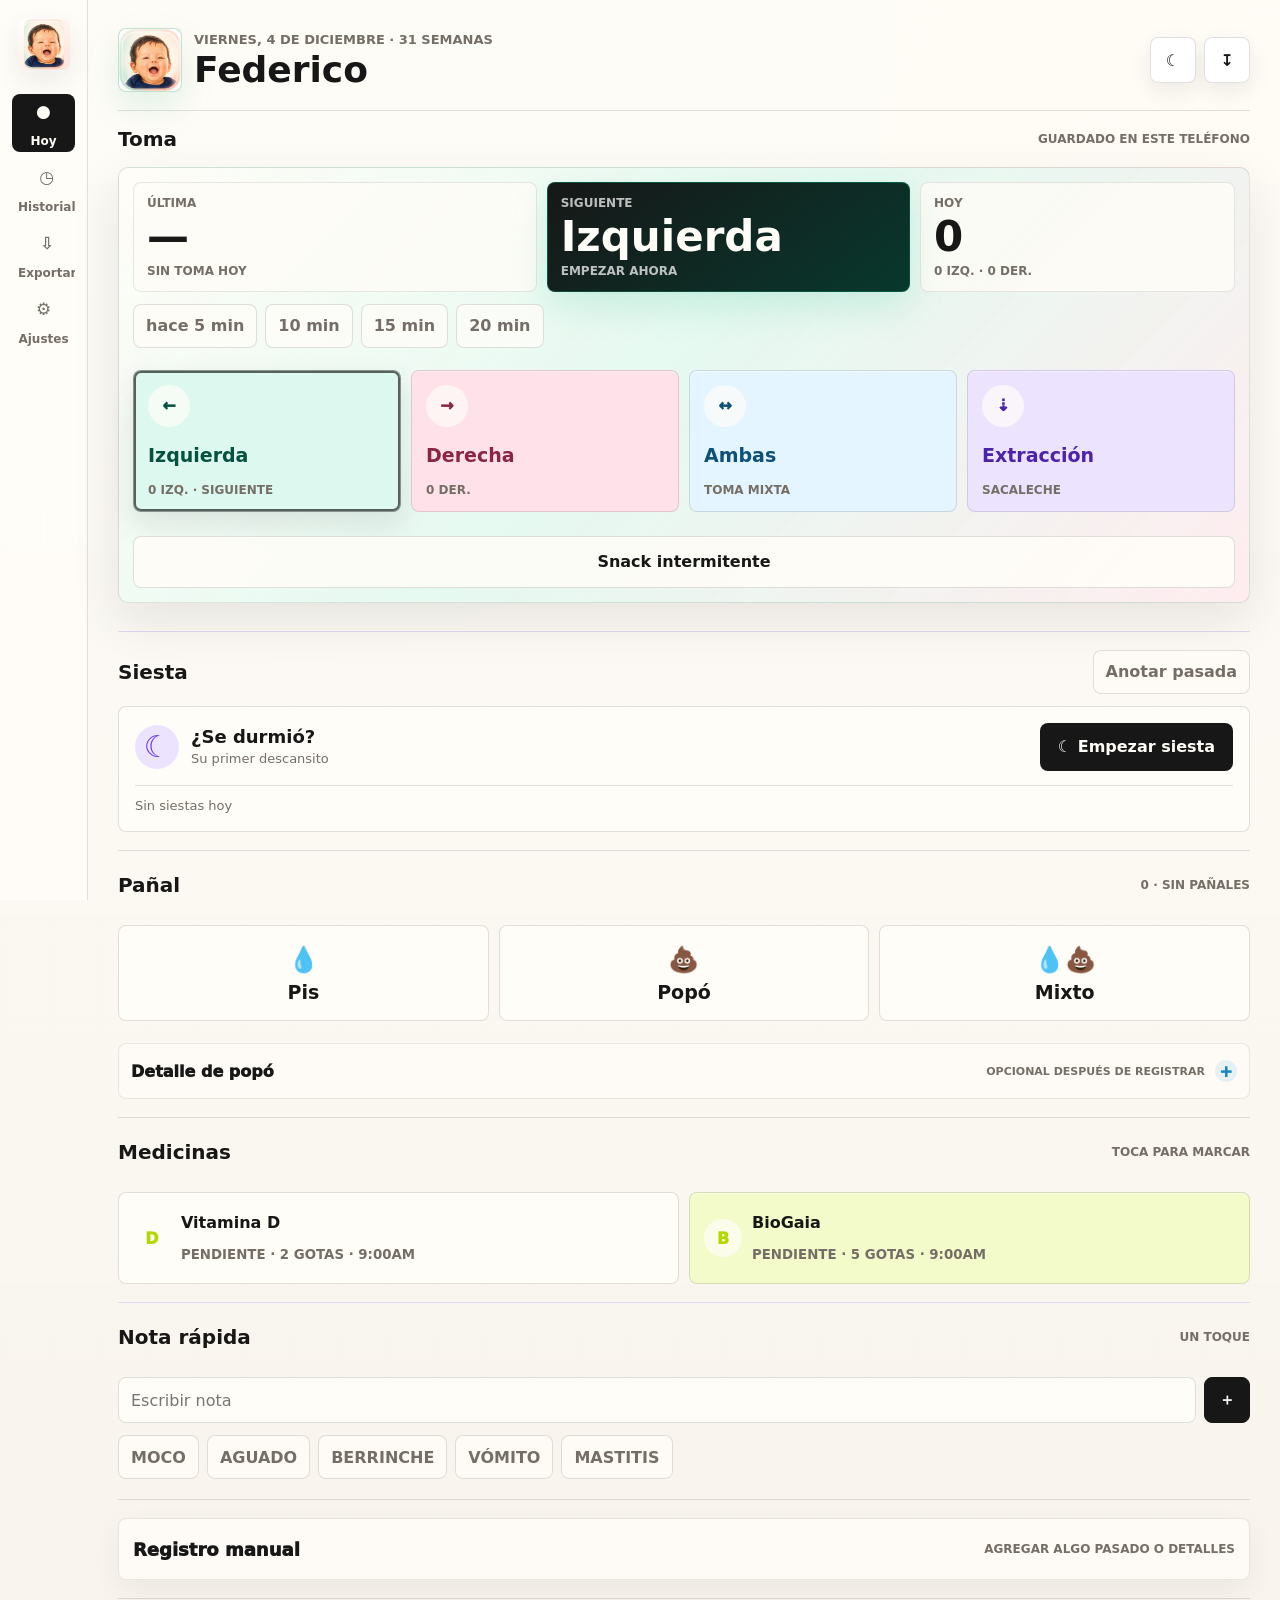
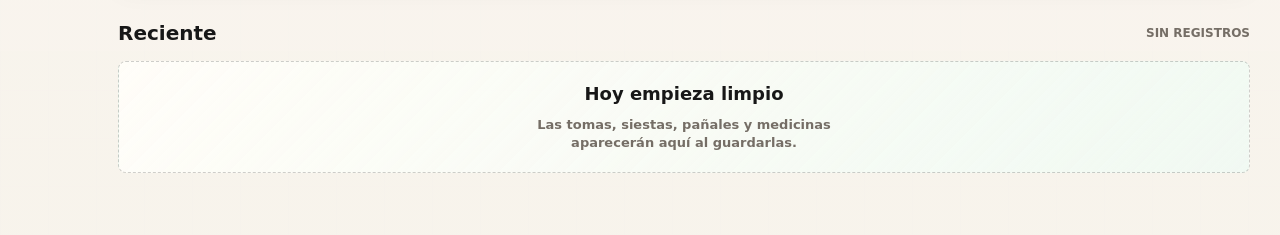
<file: index.html>
<!doctype html>
<html lang="es">
  <head>
    <meta charset="utf-8">
    <meta name="viewport" content="width=device-width, initial-scale=1, viewport-fit=cover">
    <meta name="theme-color" content="#f7f3ec" id="themeColorMeta">
    <meta name="apple-mobile-web-app-capable" content="yes">
    <meta name="apple-mobile-web-app-title" content="Fede">
    <title>Federico</title>
    <link rel="manifest" href="./manifest.webmanifest">
    <link rel="icon" href="./app-icon-192.png" type="image/png">
    <link rel="apple-touch-icon" href="./apple-touch-icon.png">
    <meta name="apple-mobile-web-app-status-bar-style" content="default">
    <link rel="stylesheet" href="./styles.css?v=67">
  </head>
  <body>
    <div class="app-shell">
      <aside class="rail" aria-label="Navegacion principal">
        <button class="rail__brand" data-tab-target="today" aria-label="Federico">
          <img src="./app-icon-192.png" alt="">
        </button>
        <nav class="rail__nav">
          <button class="nav-button is-active" data-tab-target="today" aria-label="Hoy">
            <span aria-hidden="true">●</span>
            <span>Hoy</span>
          </button>
          <button class="nav-button" data-tab-target="history" aria-label="Historial">
            <span aria-hidden="true">◷</span>
            <span>Historial</span>
          </button>
          <button class="nav-button" data-tab-target="export" aria-label="Exportar">
            <span aria-hidden="true">⇩</span>
            <span>Exportar</span>
          </button>
          <button class="nav-button" data-tab-target="settings" aria-label="Ajustes">
            <span aria-hidden="true">⚙</span>
            <span>Ajustes</span>
          </button>
        </nav>
      </aside>

      <main class="surface">
        <section class="screen is-active" data-tab="today">
          <header class="topbar topbar--brand">
            <div class="brand-lockup">
              <div class="lactation-mark lactation-mark--portrait" aria-hidden="true">
                <img src="./app-icon-192.png" alt="">
              </div>
              <div>
                <p class="eyebrow" id="todayLabel">Hoy</p>
                <h1 id="babyNameTitle">Federico</h1>
              </div>
            </div>
            <div class="topbar__actions">
              <button class="icon-button" id="nightModeButton" type="button" aria-pressed="false" aria-label="Modo noche">
                <span aria-hidden="true">☾</span>
              </button>
              <button class="icon-button" id="installButton" hidden aria-label="Instalar">
                <span aria-hidden="true">↧</span>
              </button>
            </div>
          </header>

          <section class="now-band" aria-label="Toma">
            <div class="section-heading section-heading--flush">
              <h2>Toma</h2>
              <span id="trustLine">Guardado en este teléfono</span>
            </div>
            <div class="feed-hub">
              <div class="feed-hub__summary">
                <article>
                  <span>Última</span>
                  <strong id="sinceLastFeed">—</strong>
                  <small id="lastFeedStamp">Sin toma hoy</small>
                </article>
                <button class="feed-hub__next" id="recommendedStartButton" type="button">
                  <span>Siguiente</span>
                  <strong id="lastSide">—</strong>
                  <small>Empezar ahora</small>
                </button>
                <article>
                  <span>Hoy</span>
                  <strong id="feedCount">0</strong>
                  <small><span id="leftSummary">0 izq.</span> · <span id="rightSummary">0 der.</span></small>
                </article>
              </div>
              <div class="backdate-row feed-hub__backdate" aria-label="Empezó hace">
                <button class="chip chip--start" data-start-offset="5" type="button">hace 5 min</button>
                <button class="chip chip--start" data-start-offset="10" type="button">10 min</button>
                <button class="chip chip--start" data-start-offset="15" type="button">15 min</button>
                <button class="chip chip--start" data-start-offset="20" type="button">20 min</button>
              </div>
              <div class="feed-grid">
                <button class="feed-button feed-button--left" data-start-feed="left" data-side-button="left" type="button">
                  <span class="feed-button__icon" aria-hidden="true">←</span>
                  <strong>Izquierda</strong>
                  <small id="leftToday">0 hoy</small>
                </button>
                <button class="feed-button feed-button--right" data-start-feed="right" data-side-button="right" type="button">
                  <span class="feed-button__icon" aria-hidden="true">→</span>
                  <strong>Derecha</strong>
                  <small id="rightToday">0 hoy</small>
                </button>
                <button class="feed-button feed-button--both" data-start-feed="both" type="button">
                  <span class="feed-button__icon" aria-hidden="true">↔</span>
                  <strong>Ambas</strong>
                  <small>toma mixta</small>
                </button>
                <button class="feed-button feed-button--pump" data-start-feed="pump" type="button">
                  <span class="feed-button__icon" aria-hidden="true">⇣</span>
                  <strong>Extracción</strong>
                  <small>sacaleche</small>
                </button>
              </div>
              <button class="ghost-command" data-start-feed="snack" type="button">Snack intermitente</button>
            </div>
            <div class="alert-stack" id="alertStack" aria-live="polite"></div>
          </section>

          <section class="active-feed" id="activeFeedPanel" hidden aria-live="polite">
            <div class="active-feed__main">
              <div class="active-feed__pulse" aria-hidden="true"><span></span></div>
              <div class="active-feed__meta">
                <span class="live-dot" aria-hidden="true"></span>
                <span id="activeFeedSide">Toma en curso</span>
              </div>
              <p class="active-feed__hint" id="activeFeedHint">Pecho actual</p>
              <div class="active-feed__time" id="activeFeedTimer">00:00</div>
              <span class="active-feed__label">Duración de la toma</span>
            </div>
            <div class="active-feed__controls">
              <div class="control-group">
                <span>Cambiar pecho</span>
                <div class="control-row">
                  <button class="segmented-action" data-segment-side="left" type="button">Izquierda</button>
                  <button class="segmented-action" data-segment-side="right" type="button">Derecha</button>
                </div>
              </div>
              <div class="control-group">
                <span>Anotar durante la toma</span>
                <div class="control-row">
                  <button class="segmented-action" data-feed-tag="poop" type="button" aria-pressed="false">💩 Popó</button>
                  <button class="segmented-action" data-feed-tag="pee" type="button" aria-pressed="false">💧 Pis</button>
                  <button class="segmented-action" data-feed-tag="gas" type="button" aria-pressed="false">💨 Peitos</button>
                </div>
              </div>
              <div class="active-feed__finish">
                <button class="secondary-button" id="cancelFeedButton" type="button">Cancelar</button>
                <button class="secondary-button" id="pauseFeedButton" type="button">Pausar</button>
                <button class="primary-button" id="stopFeedButton" type="button">Guardar toma</button>
              </div>
            </div>
          </section>

          <section class="nap-hub" aria-labelledby="napHeading">
            <div class="section-heading">
              <h2 id="napHeading">Siesta</h2>
              <button class="tiny-command" id="pastNapButton" type="button">Anotar pasada</button>
            </div>
            <div class="nap-card" id="napCard">
              <div class="nap-card__status">
                <span class="nap-card__moon" aria-hidden="true">☾</span>
                <div>
                  <strong id="napStatus" role="status">¿Se durmió?</strong>
                  <span id="napMeta">Sin siestas hoy</span>
                </div>
                <div class="nap-card__timer" id="napTimer" role="timer" aria-live="off" aria-label="Duración de la siesta" hidden>00:00</div>
              </div>
              <div class="nap-card__actions">
                <button class="primary-button nap-start" id="startNapButton" type="button"><span aria-hidden="true">☾</span> Empezar siesta</button>
                <button class="secondary-button" id="cancelNapButton" type="button" hidden>Cancelar</button>
                <button class="primary-button" id="stopNapButton" type="button" hidden>Se despertó</button>
              </div>
              <div class="nap-card__summary" id="napSummary">Sin siestas hoy</div>
            </div>
          </section>

          <section class="diaper-hub" aria-label="Pañal">
            <div class="section-heading">
              <h2>Pañal</h2>
              <span><strong id="diaperCount">0</strong> · <span id="diaperBreakdown">Sin pañales</span></span>
            </div>
            <div class="diaper-grid">
              <button class="diaper-button" data-diaper="pee" type="button">
                <span aria-hidden="true">💧</span>
                <strong>Pis</strong>
              </button>
              <button class="diaper-button" data-diaper="poop" type="button">
                <span aria-hidden="true">💩</span>
                <strong>Popó</strong>
              </button>
              <button class="diaper-button" data-diaper="mixed" type="button">
                <span aria-hidden="true">💧💩</span>
                <strong>Mixto</strong>
              </button>
            </div>
            <details class="diaper-detail-panel" aria-label="Detalles de popó">
              <summary class="diaper-detail-summary">
                <span>Detalle de popó</span>
                <small>Opcional después de registrar</small>
              </summary>
              <div class="diaper-detail-content">
                <div class="chip-row chip-row--diaper" aria-label="Detalles de popó">
                  <button class="chip" data-diaper-detail="aguado" type="button">AGUADO</button>
                  <button class="chip" data-diaper-detail="moco" type="button">CON MOCO</button>
                  <button class="chip" data-diaper-detail="mucho" type="button">MUCHO</button>
                  <button class="chip" data-diaper-detail="poquito" type="button">POQUITO</button>
                  <button class="chip" data-diaper-detail="le costó" type="button">LE COSTÓ</button>
                </div>
              </div>
            </details>
          </section>

          <section class="medicine-hub" aria-label="Medicinas">
            <div class="section-heading">
              <h2>Medicinas</h2>
              <span>Toca para marcar</span>
            </div>
            <div class="medicine-checklist" id="medicineChecklist" aria-label="Medicinas de hoy"></div>
          </section>

          <section class="note-hub" aria-label="Nota rápida">
            <div class="section-heading">
              <h2>Nota rápida</h2>
              <span>Un toque</span>
            </div>
            <form class="note-capture" id="noteForm">
              <input id="quickNoteInput" name="note" autocomplete="off" placeholder="Escribir nota" maxlength="160">
              <button class="icon-button icon-button--dark" type="submit" aria-label="Guardar nota">
                <span aria-hidden="true">＋</span>
              </button>
            </form>
            <div class="chip-row" aria-label="Notas frecuentes">
              <button class="chip" data-note-chip="moco" type="button">MOCO</button>
              <button class="chip" data-note-chip="aguado" type="button">AGUADO</button>
              <button class="chip" data-note-chip="berrinche" type="button">BERRINCHE</button>
              <button class="chip" data-note-chip="vómito" type="button">VÓMITO</button>
              <button class="chip" data-note-chip="mastitis" type="button">MASTITIS</button>
            </div>
          </section>

          <section class="quick-log-band" aria-label="Registro manual">
            <button class="more-options-summary" id="manualButton" type="button">
              <span>Registro manual</span>
              <small>Agregar algo pasado o detalles</small>
            </button>
          </section>

          <section class="timeline-band" aria-label="Linea de tiempo">
            <div class="section-heading">
              <h2>Reciente</h2>
              <span id="todayEventTotal">0 registros</span>
            </div>
            <div class="timeline" id="todayTimeline"></div>
          </section>
        </section>

        <section class="screen" data-tab="history">
          <header class="topbar">
            <div>
              <p class="eyebrow">Historial</p>
              <h1>Días</h1>
            </div>
          </header>
          <section class="history-dashboard" aria-label="Resumen histórico">
            <div class="history-tools">
              <div class="segmented-control" aria-label="Rango del resumen">
                <button class="segmented-control__button is-active" data-history-range="7" type="button">7 días</button>
                <button class="segmented-control__button" data-history-range="30" type="button">30 días</button>
              </div>
              <div class="history-search">
                <input id="historySearchInput" type="search" autocomplete="off" placeholder="Buscar moco, mastitis, peso...">
              </div>
            </div>
            <div class="history-summary-grid" id="historySummaryGrid"></div>
            <div class="rhythm-card" id="rhythmCard"></div>
            <div class="history-filter-row" aria-label="Filtrar historial">
              <button class="chip is-active" data-history-filter="all" type="button">Todo</button>
              <button class="chip" data-history-filter="feed" type="button">Tomas</button>
              <button class="chip" data-history-filter="nap" type="button">Siestas</button>
              <button class="chip" data-history-filter="diaper" type="button">Pañales</button>
              <button class="chip" data-history-filter="med" type="button">Medicina</button>
              <button class="chip" data-history-filter="weight" type="button">Peso</button>
              <button class="chip" data-history-filter="note" type="button">Notas</button>
            </div>
          </section>
          <section class="pediatrician-band">
            <div class="section-heading">
              <h2>Pediatra</h2>
              <button class="tiny-command" id="copyPediatricianButton" type="button">Copiar</button>
            </div>
            <div class="pediatrician-card" id="pediatricianSummary"></div>
          </section>
          <section class="history-band">
            <div class="history-layout">
              <div class="history-main">
                <div class="section-heading">
                  <h2>Recientes</h2>
                  <span id="recentDaysMeta">Últimos días</span>
                </div>
                <div class="history-list" id="recentDaysList"></div>
                <div class="section-heading section-heading--archive">
                  <h2>Archivo</h2>
                  <span id="archiveMeta">Por mes</span>
                </div>
                <div class="month-archive" id="monthArchive"></div>
              </div>
              <aside class="day-detail" id="dayDetailPanel" aria-label="Detalle del día"></aside>
            </div>
          </section>
        </section>

        <section class="screen" data-tab="export">
          <header class="topbar">
            <div>
              <p class="eyebrow">Respaldo</p>
              <h1>Exportar</h1>
            </div>
          </header>
          <section class="backup-card">
            <div>
              <p class="backup-card__eyebrow">Respaldo completo</p>
              <h2>Guardar todo</h2>
              <p>Registros, ajustes, mensajes de Federico y datos importados en un archivo restaurable.</p>
            </div>
            <div class="export-actions">
              <button class="primary-button" id="shareBackupButton" type="button">Compartir respaldo</button>
              <button class="secondary-button" id="downloadBackupButton" type="button">Descargar .json</button>
            </div>
          </section>
          <section class="export-band">
            <div class="export-band__head">
              <div>
                <p class="backup-line" id="backupStatus">Guardado en este teléfono</p>
                <h2>Resumen legible</h2>
                <p>Para mandar por WhatsApp, guardar en Notas o compartir con el pediatra.</p>
              </div>
            </div>
            <details class="export-advanced" open>
              <summary>
                <span>Vista de exportación</span>
                <small>Markdown actualizado con todos los registros</small>
              </summary>
              <div class="export-actions">
                <button class="primary-button" id="shareMarkdownButton" type="button">Compartir</button>
                <button class="secondary-button" id="copyMarkdownButton" type="button">Copiar</button>
                <button class="secondary-button" id="downloadMarkdownButton" type="button">Descargar</button>
              </div>
              <textarea id="markdownPreview" spellcheck="false" readonly></textarea>
            </details>
          </section>
        </section>

        <section class="screen" data-tab="settings">
          <header class="topbar">
            <div>
              <p class="eyebrow">Ajustes</p>
              <h1>Ajustes</h1>
            </div>
          </header>
          <form class="settings-form" id="settingsForm">
            <label>
              <span>Nombre</span>
              <input id="babyNameInput" name="babyName" autocomplete="off">
            </label>
            <label>
              <span>Nacimiento</span>
              <input id="birthDateInput" name="birthDate" type="date">
            </label>
            <section class="settings-medicine settings-form__wide">
              <div class="section-heading">
                <h2>Medicinas</h2>
                <span id="medicineReminderStatus">Avisos opcionales</span>
              </div>
              <div class="medicine-settings-list" id="medicineSettingsList"></div>
              <div class="medicine-add-card">
                <label>
                  <span>Nueva medicina</span>
                  <input id="medicineNameInput" autocomplete="off" placeholder="Ej. Hierro">
                </label>
                <label>
                  <span>Dosis</span>
                  <input id="medicineDoseInput" autocomplete="off" placeholder="5 gotas">
                </label>
                <label>
                  <span>Hora</span>
                  <input id="medicineTimeInput" type="time" value="09:00">
                </label>
                <label class="medicine-reminder-toggle">
                  <input id="medicineReminderInput" type="checkbox" checked>
                  <span>Recordar</span>
                </label>
                <button class="secondary-button" id="addMedicineButton" type="button">Agregar medicina</button>
                <button class="secondary-button" id="enableNotificationsButton" type="button">Permitir avisos</button>
              </div>
              <small>Los avisos pueden sonar como notificaciones si el iPhone permite notificaciones para la app. Si no, quedan como pendientes dentro de Medicinas.</small>
            </section>
            <button class="primary-button" type="submit">Guardar ajustes</button>
          </form>
          <details class="advanced-settings">
            <summary>
              <span>Avanzado</span>
              <small>Importar, restaurar, instalación y datos</small>
            </summary>
            <div class="advanced-settings__content">
              <section class="import-zone">
                <div>
                  <h2>Notas antiguas</h2>
                  <p class="import-zone__meta" id="importNotesMeta">Listo para importar</p>
                </div>
                <button class="primary-button" id="importNotesButton" type="button">Importar notas</button>
              </section>
              <section class="import-zone">
                <div>
                  <h2>Restaurar respaldo</h2>
                  <p class="import-zone__meta" id="restoreBackupMeta">Usa un .json exportado por esta app</p>
                </div>
                <input class="restore-input" id="restoreBackupInput" type="file" accept=".json,application/json">
                <button class="primary-button" id="restoreBackupButton" type="button">Restaurar</button>
              </section>
              <section class="import-zone app-status-zone">
                <div>
                  <h2>Modo app</h2>
                  <p class="import-zone__meta" id="appInstallStatus">Comprobando instalación</p>
                </div>
                <span class="app-version-pill" id="appVersionStatus">v61</span>
              </section>
              <section class="settings-secret" id="loveMessagesSecret">
                <div class="settings-secret__locked" id="loveMessagesLockedPanel">
                  <div>
                    <span class="settings-secret__eyebrow">Privado</span>
                    <h2>Mensajes</h2>
                    <p>Área bloqueada para editar las sorpresas.</p>
                  </div>
                  <div class="settings-secret__pin">
                    <label>
                      <span>PIN privado</span>
                      <input id="loveMessagesPinInput" type="password" inputmode="numeric" autocomplete="off" maxlength="4" placeholder="PIN">
                    </label>
                    <button class="secondary-button" id="unlockLoveMessagesButton" type="button">Desbloquear</button>
                  </div>
                  <p class="settings-secret__meta" id="loveMessagesPinMeta">Solo para editar las sorpresas.</p>
                </div>
                <div class="settings-secret__unlocked" id="loveMessagesEditor" hidden>
                  <label>
                    <span>Mensajes de Federico</span>
                    <textarea id="loveMessagesInput" name="loveMessages" rows="7" spellcheck="true"></textarea>
                    <small>Uno por línea. Aparecen cada 3 tomas registradas.</small>
                  </label>
                  <div class="settings-secret__actions">
                    <button class="secondary-button" id="resetLoveMessagesButton" type="button">Mensajes originales</button>
                    <button class="secondary-button" id="lockLoveMessagesButton" type="button">Ocultar</button>
                  </div>
                </div>
              </section>
              <section class="danger-zone">
                <button class="secondary-button" id="seedButton" type="button">Cargar ejemplo</button>
                <button class="secondary-button secondary-button--danger" id="clearButton" type="button">Borrar datos</button>
              </section>
            </div>
          </details>
        </section>
      </main>

      <div class="bottom-shell" aria-label="Controles de la app">
        <nav class="bottom-nav" aria-label="Navegacion principal">
          <button class="nav-button is-active" data-tab-target="today">
            <span aria-hidden="true">●</span>
            <span>Hoy</span>
          </button>
          <button class="nav-button" data-tab-target="history">
            <span aria-hidden="true">◷</span>
            <span>Días</span>
          </button>
          <button class="nav-button" data-tab-target="export">
            <span aria-hidden="true">⇩</span>
            <span>Exportar</span>
          </button>
          <button class="nav-button" data-tab-target="settings">
            <span aria-hidden="true">⚙</span>
            <span>Ajustes</span>
          </button>
        </nav>
      </div>
    </div>

    <dialog class="manual-dialog" id="manualDialog">
      <form method="dialog" class="manual-card" id="manualForm">
        <header>
          <h2>Registro manual</h2>
          <button class="icon-button" id="manualCloseButton" type="button" aria-label="Cerrar">
            <span aria-hidden="true">×</span>
          </button>
        </header>
        <input id="manualType" type="hidden" value="feed">
        <div class="manual-type-grid" aria-label="Tipo de registro">
          <button class="manual-type is-active" data-manual-type="feed" type="button">Toma</button>
          <button class="manual-type" data-manual-type="nap" type="button">Siesta</button>
          <button class="manual-type" data-manual-type="diaper" type="button">Pañal</button>
          <button class="manual-type" data-manual-type="medicine" type="button">Medicina</button>
          <button class="manual-type" data-manual-type="note" type="button">Nota</button>
          <button class="manual-type" data-manual-type="weight" type="button">Peso</button>
        </div>
        <div class="manual-when">
          <label>
            <span>Día</span>
            <input id="manualDate" type="date">
          </label>
          <label>
            <span id="manualTimeLabel">Hora</span>
            <input id="manualTime" type="time">
          </label>
        </div>

        <section class="manual-panel" id="manualFeedPanel">
          <div class="manual-grid">
            <label id="manualSideWrap">
              <span>Lado</span>
              <select id="manualSide">
                <option value="left">Izquierda</option>
                <option value="right">Derecha</option>
                <option value="both">Ambas</option>
                <option value="pump">Extracción</option>
                <option value="snack">Snack</option>
              </select>
            </label>
            <label id="manualDurationWrap">
              <span>Minutos</span>
              <input id="manualDuration" type="number" min="1" max="180" inputmode="numeric" value="15">
            </label>
          </div>
        </section>

        <section class="manual-panel" id="manualNapPanel" hidden>
          <div class="manual-grid">
            <label>
              <span>Día al despertar</span>
              <input id="manualNapEndDate" type="date" required disabled>
            </label>
            <label>
              <span>Se despertó</span>
              <input id="manualNapEndTime" type="time" required disabled>
            </label>
          </div>
          <p class="nap-form-error" id="manualNapError" role="alert" hidden></p>
        </section>

        <section class="manual-panel" id="manualDiaperPanel" hidden>
          <label id="manualDiaperWrap">
            <span>Tipo de pañal</span>
            <select id="manualDiaper">
              <option value="pee">Pis</option>
              <option value="poop">Popó</option>
              <option value="mixed">Pis + popó</option>
              <option value="gas">Peitos</option>
            </select>
          </label>
        </section>

        <section class="manual-panel" id="manualMedicinePanel" hidden>
          <label id="manualMedicineWrap">
            <span>Medicina</span>
            <select id="manualMedicine">
              <option value="vitaminD">Vitamina D · 2 gotas</option>
              <option value="biogaia">BioGaia Reuteri · 5 gotas</option>
            </select>
          </label>
        </section>

        <section class="manual-panel" id="manualWeightPanel" hidden>
          <label id="manualWeightWrap">
            <span>Kg</span>
            <input id="manualWeight" type="number" min="0" step="0.001" inputmode="decimal" placeholder="4.280">
          </label>
        </section>

        <label id="manualNoteWrap">
          <span id="manualNoteLabel">Nota opcional</span>
          <input id="manualNote" maxlength="160" autocomplete="off" placeholder="Opcional">
        </label>
        <p class="manual-preview" id="manualPreview">Toma de 15 min ahora</p>
        <button class="primary-button" value="default">Guardar registro</button>
      </form>
    </dialog>

    <dialog class="manual-dialog" id="editDialog">
      <form method="dialog" class="manual-card" id="editForm">
        <header>
          <h2>Editar registro</h2>
          <button class="icon-button" id="editCloseButton" type="button" aria-label="Cerrar">
            <span aria-hidden="true">×</span>
          </button>
        </header>
        <input id="editEventId" type="hidden">
        <div class="manual-when">
          <label>
            <span>Día</span>
            <input id="editDate" type="date">
          </label>
          <label>
            <span id="editTimeLabel">Hora</span>
            <input id="editTime" type="time">
          </label>
        </div>
        <section class="manual-panel" id="editFeedPanel" hidden>
          <div class="manual-grid">
            <label>
              <span>Lado</span>
              <select id="editSide">
                <option value="left">Izquierda</option>
                <option value="right">Derecha</option>
                <option value="both">Ambas</option>
                <option value="pump">Extracción</option>
                <option value="snack">Snack</option>
              </select>
            </label>
            <label>
              <span>Minutos</span>
              <input id="editDuration" type="number" min="1" max="180" inputmode="numeric">
            </label>
          </div>
        </section>
        <section class="manual-panel" id="editNapPanel" hidden>
          <div class="manual-grid">
            <label>
              <span>Día al despertar</span>
              <input id="editNapEndDate" type="date" required disabled>
            </label>
            <label>
              <span>Se despertó</span>
              <input id="editNapEndTime" type="time" required disabled>
            </label>
          </div>
          <p class="nap-form-error" id="editNapError" role="alert" hidden></p>
        </section>
        <section class="manual-panel" id="editDiaperPanel" hidden>
          <label>
            <span>Tipo de pañal</span>
            <select id="editDiaper">
              <option value="pee">Pis</option>
              <option value="poop">Popó</option>
              <option value="mixed">Pis + popó</option>
              <option value="gas">Peitos</option>
            </select>
          </label>
        </section>
        <section class="manual-panel" id="editMedicinePanel" hidden>
          <label>
            <span>Medicina</span>
            <select id="editMedicine">
              <option value="vitaminD">Vitamina D · 2 gotas</option>
              <option value="biogaia">BioGaia Reuteri · 5 gotas</option>
            </select>
          </label>
        </section>
        <section class="manual-panel" id="editWeightPanel" hidden>
          <label>
            <span>Kg</span>
            <input id="editWeight" type="number" min="0" step="0.001" inputmode="decimal">
          </label>
        </section>
        <label>
          <span id="editNoteLabel">Nota</span>
          <input id="editNote" maxlength="160" autocomplete="off">
        </label>
        <p class="manual-preview" id="editPreview">Editando registro</p>
        <button class="primary-button" value="default">Guardar cambios</button>
      </form>
    </dialog>

    <dialog class="love-note-dialog" id="loveNoteDialog">
      <section class="love-note-card" aria-labelledby="loveNoteCount">
        <div class="love-note-card__effects" aria-hidden="true">
          <span>♡</span>
          <span>♥</span>
          <span>♡</span>
          <span>♥</span>
          <span>♡</span>
        </div>
        <div class="love-note-card__mark" id="loveNoteMark" aria-hidden="true">💛</div>
        <h2 id="loveNoteCount">3 tomas hoy</h2>
        <p class="love-note-card__kicker">Federico dice</p>
        <p id="loveNoteText">Gracias, mami. Te amo.</p>
        <button class="primary-button" id="loveNoteCloseButton" type="button">Seguir</button>
      </section>
    </dialog>

    <div class="toast" id="toast" role="status" aria-live="polite"></div>
    <script src="./app.js?v=67" type="module"></script>
  </body>
</html>
</file>
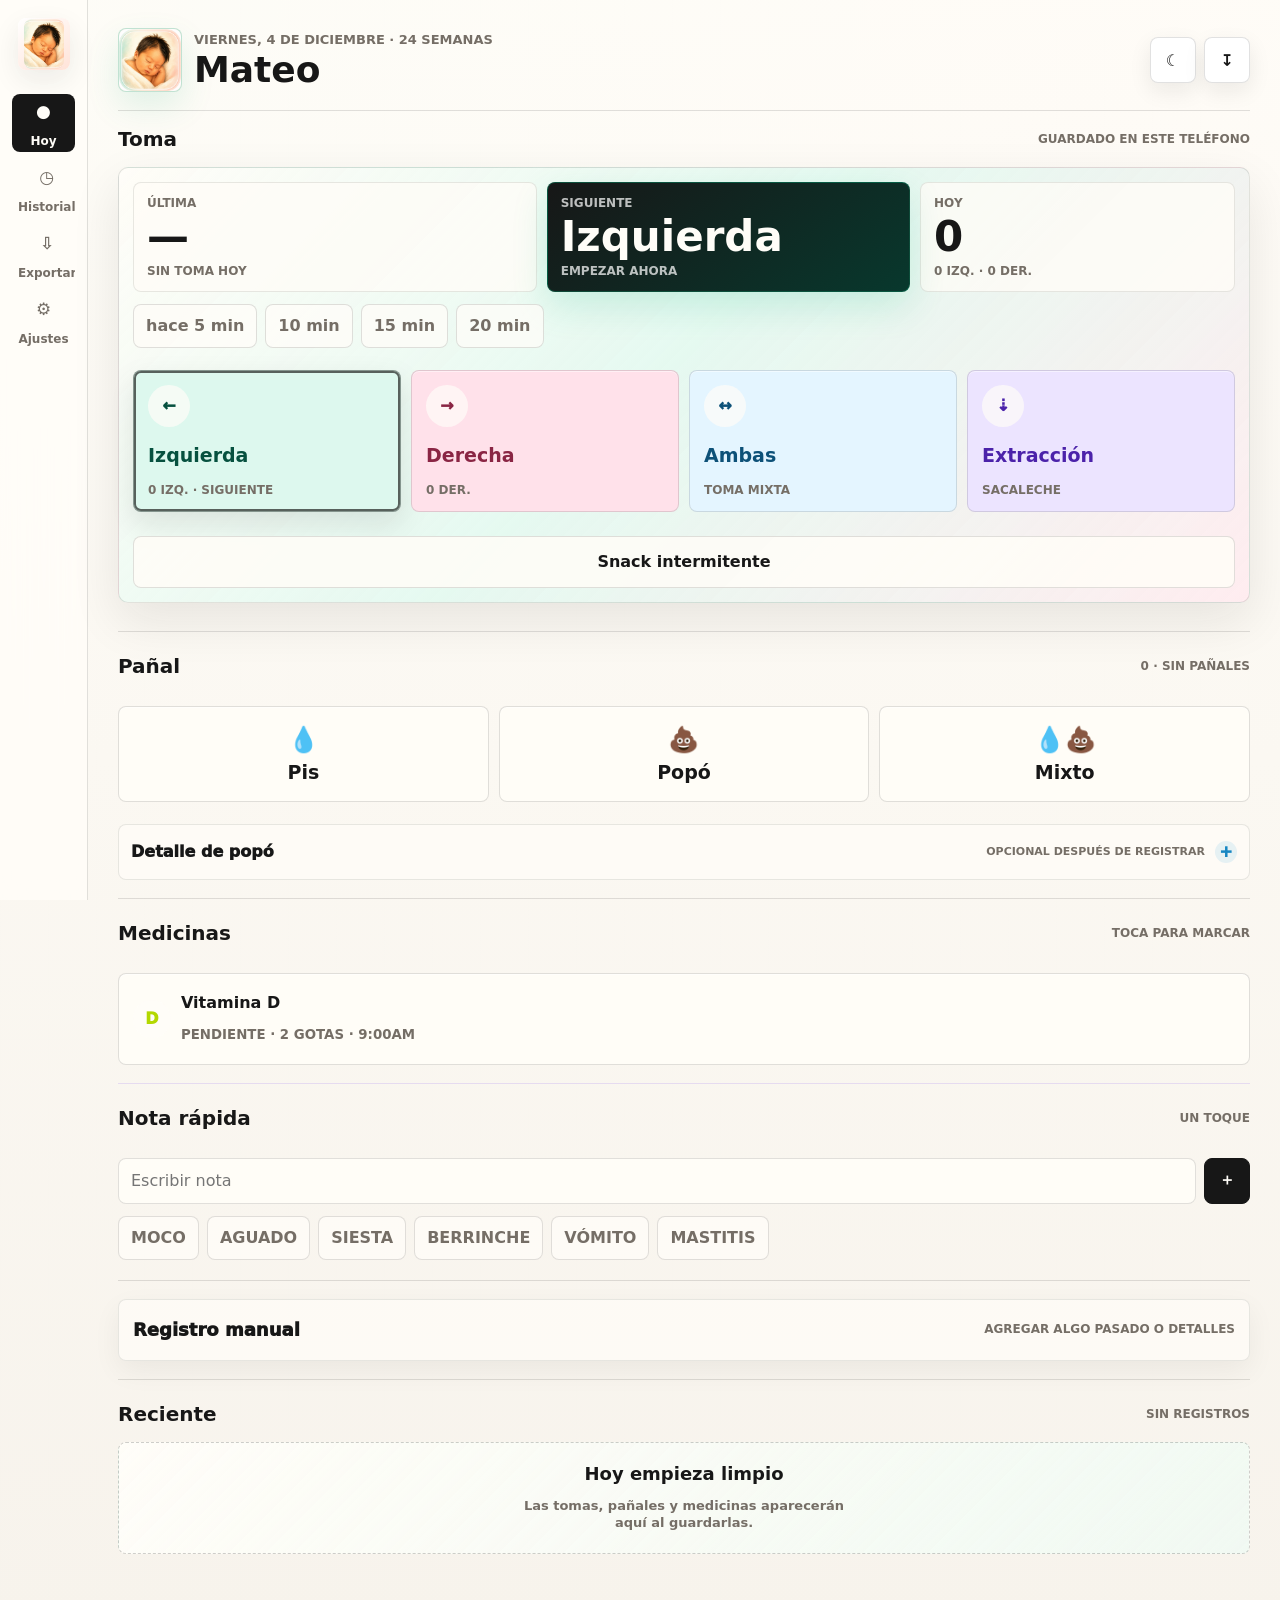
<file: mateo/index.html>
<!doctype html>
<html lang="es">
  <head>
    <meta charset="utf-8">
    <meta name="viewport" content="width=device-width, initial-scale=1, viewport-fit=cover">
    <meta name="theme-color" content="#f7f3ec" id="themeColorMeta">
    <meta name="apple-mobile-web-app-capable" content="yes">
    <meta name="apple-mobile-web-app-title" content="Mateo">
    <title>Mateo</title>
    <link rel="manifest" href="./manifest.webmanifest">
    <link rel="icon" href="./app-icon-192.png" type="image/png">
    <link rel="apple-touch-icon" href="./apple-touch-icon.png">
    <meta name="apple-mobile-web-app-status-bar-style" content="default">
    <link rel="stylesheet" href="./styles.css?v=1">
  </head>
  <body>
    <div class="app-shell">
      <aside class="rail" aria-label="Navegacion principal">
        <button class="rail__brand" data-tab-target="today" aria-label="Mateo">
          <img src="./app-icon-192.png" alt="">
        </button>
        <nav class="rail__nav">
          <button class="nav-button is-active" data-tab-target="today" aria-label="Hoy">
            <span aria-hidden="true">●</span>
            <span>Hoy</span>
          </button>
          <button class="nav-button" data-tab-target="history" aria-label="Historial">
            <span aria-hidden="true">◷</span>
            <span>Historial</span>
          </button>
          <button class="nav-button" data-tab-target="export" aria-label="Exportar">
            <span aria-hidden="true">⇩</span>
            <span>Exportar</span>
          </button>
          <button class="nav-button" data-tab-target="settings" aria-label="Ajustes">
            <span aria-hidden="true">⚙</span>
            <span>Ajustes</span>
          </button>
        </nav>
      </aside>

      <main class="surface">
        <section class="screen is-active" data-tab="today">
          <header class="topbar topbar--brand">
            <div class="brand-lockup">
              <div class="lactation-mark lactation-mark--portrait" aria-hidden="true">
                <img src="./app-icon-192.png" alt="">
              </div>
              <div>
                <p class="eyebrow" id="todayLabel">Hoy</p>
                <h1 id="babyNameTitle">Mateo</h1>
              </div>
            </div>
            <div class="topbar__actions">
              <button class="icon-button" id="nightModeButton" type="button" aria-pressed="false" aria-label="Modo noche">
                <span aria-hidden="true">☾</span>
              </button>
              <button class="icon-button" id="installButton" hidden aria-label="Instalar">
                <span aria-hidden="true">↧</span>
              </button>
            </div>
          </header>

          <section class="now-band" aria-label="Toma">
            <div class="section-heading section-heading--flush">
              <h2>Toma</h2>
              <span id="trustLine">Guardado en este teléfono</span>
            </div>
            <div class="feed-hub">
              <div class="feed-hub__summary">
                <article>
                  <span>Última</span>
                  <strong id="sinceLastFeed">—</strong>
                  <small id="lastFeedStamp">Sin toma hoy</small>
                </article>
                <button class="feed-hub__next" id="recommendedStartButton" type="button">
                  <span>Siguiente</span>
                  <strong id="lastSide">—</strong>
                  <small>Empezar ahora</small>
                </button>
                <article>
                  <span>Hoy</span>
                  <strong id="feedCount">0</strong>
                  <small><span id="leftSummary">0 izq.</span> · <span id="rightSummary">0 der.</span></small>
                </article>
              </div>
              <div class="backdate-row feed-hub__backdate" aria-label="Empezó hace">
                <button class="chip chip--start" data-start-offset="5" type="button">hace 5 min</button>
                <button class="chip chip--start" data-start-offset="10" type="button">10 min</button>
                <button class="chip chip--start" data-start-offset="15" type="button">15 min</button>
                <button class="chip chip--start" data-start-offset="20" type="button">20 min</button>
              </div>
              <div class="feed-grid">
                <button class="feed-button feed-button--left" data-start-feed="left" data-side-button="left" type="button">
                  <span class="feed-button__icon" aria-hidden="true">←</span>
                  <strong>Izquierda</strong>
                  <small id="leftToday">0 hoy</small>
                </button>
                <button class="feed-button feed-button--right" data-start-feed="right" data-side-button="right" type="button">
                  <span class="feed-button__icon" aria-hidden="true">→</span>
                  <strong>Derecha</strong>
                  <small id="rightToday">0 hoy</small>
                </button>
                <button class="feed-button feed-button--both" data-start-feed="both" type="button">
                  <span class="feed-button__icon" aria-hidden="true">↔</span>
                  <strong>Ambas</strong>
                  <small>toma mixta</small>
                </button>
                <button class="feed-button feed-button--pump" data-start-feed="pump" type="button">
                  <span class="feed-button__icon" aria-hidden="true">⇣</span>
                  <strong>Extracción</strong>
                  <small>sacaleche</small>
                </button>
              </div>
              <button class="ghost-command" data-start-feed="snack" type="button">Snack intermitente</button>
            </div>
            <div class="alert-stack" id="alertStack" aria-live="polite"></div>
          </section>

          <section class="active-feed" id="activeFeedPanel" hidden aria-live="polite">
            <div class="active-feed__main">
              <div class="active-feed__pulse" aria-hidden="true"><span></span></div>
              <div class="active-feed__meta">
                <span class="live-dot" aria-hidden="true"></span>
                <span id="activeFeedSide">Toma en curso</span>
              </div>
              <p class="active-feed__hint" id="activeFeedHint">Pecho actual</p>
              <div class="active-feed__time" id="activeFeedTimer">00:00</div>
              <span class="active-feed__label">Duración de la toma</span>
            </div>
            <div class="active-feed__controls">
              <div class="control-group">
                <span>Cambiar pecho</span>
                <div class="control-row">
                  <button class="segmented-action" data-segment-side="left" type="button">Izquierda</button>
                  <button class="segmented-action" data-segment-side="right" type="button">Derecha</button>
                </div>
              </div>
              <div class="control-group">
                <span>Anotar durante la toma</span>
                <div class="control-row">
                  <button class="segmented-action" data-feed-tag="poop" type="button" aria-pressed="false">💩 Popó</button>
                  <button class="segmented-action" data-feed-tag="pee" type="button" aria-pressed="false">💧 Pis</button>
                  <button class="segmented-action" data-feed-tag="gas" type="button" aria-pressed="false">💨 Peitos</button>
                </div>
              </div>
              <div class="active-feed__finish">
                <button class="secondary-button" id="cancelFeedButton" type="button">Cancelar</button>
                <button class="secondary-button" id="pauseFeedButton" type="button">Pausar</button>
                <button class="primary-button" id="stopFeedButton" type="button">Guardar toma</button>
              </div>
            </div>
          </section>

          <section class="diaper-hub" aria-label="Pañal">
            <div class="section-heading">
              <h2>Pañal</h2>
              <span><strong id="diaperCount">0</strong> · <span id="diaperBreakdown">Sin pañales</span></span>
            </div>
            <div class="diaper-grid">
              <button class="diaper-button" data-diaper="pee" type="button">
                <span aria-hidden="true">💧</span>
                <strong>Pis</strong>
              </button>
              <button class="diaper-button" data-diaper="poop" type="button">
                <span aria-hidden="true">💩</span>
                <strong>Popó</strong>
              </button>
              <button class="diaper-button" data-diaper="mixed" type="button">
                <span aria-hidden="true">💧💩</span>
                <strong>Mixto</strong>
              </button>
            </div>
            <details class="diaper-detail-panel" aria-label="Detalles de popó">
              <summary class="diaper-detail-summary">
                <span>Detalle de popó</span>
                <small>Opcional después de registrar</small>
              </summary>
              <div class="diaper-detail-content">
                <div class="chip-row chip-row--diaper" aria-label="Detalles de popó">
                  <button class="chip" data-diaper-detail="aguado" type="button">AGUADO</button>
                  <button class="chip" data-diaper-detail="moco" type="button">CON MOCO</button>
                  <button class="chip" data-diaper-detail="mucho" type="button">MUCHO</button>
                  <button class="chip" data-diaper-detail="poquito" type="button">POQUITO</button>
                  <button class="chip" data-diaper-detail="le costó" type="button">LE COSTÓ</button>
                </div>
              </div>
            </details>
          </section>

          <section class="medicine-hub" aria-label="Medicinas">
            <div class="section-heading">
              <h2>Medicinas</h2>
              <span>Toca para marcar</span>
            </div>
            <div class="medicine-checklist" id="medicineChecklist" aria-label="Medicinas de hoy"></div>
          </section>

          <section class="note-hub" aria-label="Nota rápida">
            <div class="section-heading">
              <h2>Nota rápida</h2>
              <span>Un toque</span>
            </div>
            <form class="note-capture" id="noteForm">
              <input id="quickNoteInput" name="note" autocomplete="off" placeholder="Escribir nota" maxlength="160">
              <button class="icon-button icon-button--dark" type="submit" aria-label="Guardar nota">
                <span aria-hidden="true">＋</span>
              </button>
            </form>
            <div class="chip-row" aria-label="Notas frecuentes">
              <button class="chip" data-note-chip="moco" type="button">MOCO</button>
              <button class="chip" data-note-chip="aguado" type="button">AGUADO</button>
              <button class="chip" data-note-chip="siesta" type="button">SIESTA</button>
              <button class="chip" data-note-chip="berrinche" type="button">BERRINCHE</button>
              <button class="chip" data-note-chip="vómito" type="button">VÓMITO</button>
              <button class="chip" data-note-chip="mastitis" type="button">MASTITIS</button>
            </div>
          </section>

          <section class="quick-log-band" aria-label="Registro manual">
            <button class="more-options-summary" id="manualButton" type="button">
              <span>Registro manual</span>
              <small>Agregar algo pasado o detalles</small>
            </button>
          </section>

          <section class="timeline-band" aria-label="Linea de tiempo">
            <div class="section-heading">
              <h2>Reciente</h2>
              <span id="todayEventTotal">0 registros</span>
            </div>
            <div class="timeline" id="todayTimeline"></div>
          </section>
        </section>

        <section class="screen" data-tab="history">
          <header class="topbar">
            <div>
              <p class="eyebrow">Historial</p>
              <h1>Días</h1>
            </div>
          </header>
          <section class="history-dashboard" aria-label="Resumen histórico">
            <div class="history-tools">
              <div class="segmented-control" aria-label="Rango del resumen">
                <button class="segmented-control__button is-active" data-history-range="7" type="button">7 días</button>
                <button class="segmented-control__button" data-history-range="30" type="button">30 días</button>
              </div>
              <div class="history-search">
                <input id="historySearchInput" type="search" autocomplete="off" placeholder="Buscar moco, mastitis, peso...">
              </div>
            </div>
            <div class="history-summary-grid" id="historySummaryGrid"></div>
            <div class="rhythm-card" id="rhythmCard"></div>
            <div class="history-filter-row" aria-label="Filtrar historial">
              <button class="chip is-active" data-history-filter="all" type="button">Todo</button>
              <button class="chip" data-history-filter="feed" type="button">Tomas</button>
              <button class="chip" data-history-filter="diaper" type="button">Pañales</button>
              <button class="chip" data-history-filter="med" type="button">Medicina</button>
              <button class="chip" data-history-filter="weight" type="button">Peso</button>
              <button class="chip" data-history-filter="note" type="button">Notas</button>
            </div>
          </section>
          <section class="pediatrician-band">
            <div class="section-heading">
              <h2>Pediatra</h2>
              <button class="tiny-command" id="copyPediatricianButton" type="button">Copiar</button>
            </div>
            <div class="pediatrician-card" id="pediatricianSummary"></div>
          </section>
          <section class="history-band">
            <div class="history-layout">
              <div class="history-main">
                <div class="section-heading">
                  <h2>Recientes</h2>
                  <span id="recentDaysMeta">Últimos días</span>
                </div>
                <div class="history-list" id="recentDaysList"></div>
                <div class="section-heading section-heading--archive">
                  <h2>Archivo</h2>
                  <span id="archiveMeta">Por mes</span>
                </div>
                <div class="month-archive" id="monthArchive"></div>
              </div>
              <aside class="day-detail" id="dayDetailPanel" aria-label="Detalle del día"></aside>
            </div>
          </section>
        </section>

        <section class="screen" data-tab="export">
          <header class="topbar">
            <div>
              <p class="eyebrow">Respaldo</p>
              <h1>Exportar</h1>
            </div>
          </header>
          <section class="backup-card">
            <div>
              <p class="backup-card__eyebrow">Respaldo completo</p>
              <h2>Guardar todo</h2>
              <p>Registros, ajustes, mensajes de Mateo y datos importados en un archivo restaurable.</p>
            </div>
            <div class="export-actions">
              <button class="primary-button" id="shareBackupButton" type="button">Compartir respaldo</button>
              <button class="secondary-button" id="downloadBackupButton" type="button">Descargar .json</button>
            </div>
          </section>
          <section class="export-band">
            <div class="export-band__head">
              <div>
                <p class="backup-line" id="backupStatus">Guardado en este teléfono</p>
                <h2>Resumen legible</h2>
                <p>Para mandar por WhatsApp, guardar en Notas o compartir con el pediatra.</p>
              </div>
            </div>
            <details class="export-advanced" open>
              <summary>
                <span>Vista de exportación</span>
                <small>Markdown actualizado con todos los registros</small>
              </summary>
              <div class="export-actions">
                <button class="primary-button" id="shareMarkdownButton" type="button">Compartir</button>
                <button class="secondary-button" id="copyMarkdownButton" type="button">Copiar</button>
                <button class="secondary-button" id="downloadMarkdownButton" type="button">Descargar</button>
              </div>
              <textarea id="markdownPreview" spellcheck="false" readonly></textarea>
            </details>
          </section>
        </section>

        <section class="screen" data-tab="settings">
          <header class="topbar">
            <div>
              <p class="eyebrow">Ajustes</p>
              <h1>Ajustes</h1>
            </div>
          </header>
          <form class="settings-form" id="settingsForm">
            <label>
              <span>Nombre</span>
              <input id="babyNameInput" name="babyName" autocomplete="off">
            </label>
            <label>
              <span>Nacimiento</span>
              <input id="birthDateInput" name="birthDate" type="date">
            </label>
            <section class="settings-medicine settings-form__wide">
              <div class="section-heading">
                <h2>Medicinas</h2>
                <span id="medicineReminderStatus">Avisos opcionales</span>
              </div>
              <div class="medicine-settings-list" id="medicineSettingsList"></div>
              <div class="medicine-add-card">
                <label>
                  <span>Nueva medicina</span>
                  <input id="medicineNameInput" autocomplete="off" placeholder="Ej. Hierro o cólicos">
                </label>
                <label>
                  <span>Dosis</span>
                  <input id="medicineDoseInput" autocomplete="off" placeholder="5 gotas">
                </label>
                <label>
                  <span>Hora</span>
                  <input id="medicineTimeInput" type="time" value="09:00">
                </label>
                <label class="medicine-reminder-toggle">
                  <input id="medicineReminderInput" type="checkbox" checked>
                  <span>Recordar</span>
                </label>
                <button class="secondary-button" id="addMedicineButton" type="button">Agregar medicina</button>
                <button class="secondary-button" id="enableNotificationsButton" type="button">Permitir avisos</button>
              </div>
              <small>Agrega solo medicinas que la familia quiera registrar. Puedes ajustar dosis, hora y recordatorios; si el iPhone no permite notificaciones, quedan como pendientes dentro de Medicinas.</small>
            </section>
            <button class="primary-button" type="submit">Guardar ajustes</button>
          </form>
          <details class="advanced-settings">
            <summary>
              <span>Avanzado</span>
              <small>Importar, restaurar, instalación y datos</small>
            </summary>
            <div class="advanced-settings__content">
              <section class="import-zone">
                <div>
                  <h2>Notas antiguas</h2>
                  <p class="import-zone__meta" id="importNotesMeta">Listo para importar</p>
                </div>
                <button class="primary-button" id="importNotesButton" type="button">Importar notas</button>
              </section>
              <section class="import-zone">
                <div>
                  <h2>Restaurar respaldo</h2>
                  <p class="import-zone__meta" id="restoreBackupMeta">Usa un .json exportado por esta app</p>
                </div>
                <input class="restore-input" id="restoreBackupInput" type="file" accept=".json,application/json">
                <button class="primary-button" id="restoreBackupButton" type="button">Restaurar</button>
              </section>
              <section class="import-zone app-status-zone">
                <div>
                  <h2>Modo app</h2>
                  <p class="import-zone__meta" id="appInstallStatus">Comprobando instalación</p>
                </div>
                <span class="app-version-pill" id="appVersionStatus">v61</span>
              </section>
              <section class="settings-secret" id="loveMessagesSecret">
                <div class="settings-secret__locked" id="loveMessagesLockedPanel">
                  <div>
                    <span class="settings-secret__eyebrow">Privado</span>
                    <h2>Mensajes</h2>
                    <p>Área bloqueada para editar las sorpresas.</p>
                  </div>
                  <div class="settings-secret__pin">
                    <label>
                      <span>PIN privado</span>
                      <input id="loveMessagesPinInput" type="password" inputmode="numeric" autocomplete="off" maxlength="4" placeholder="PIN">
                    </label>
                    <button class="secondary-button" id="unlockLoveMessagesButton" type="button">Desbloquear</button>
                  </div>
                  <p class="settings-secret__meta" id="loveMessagesPinMeta">Solo para editar las sorpresas.</p>
                </div>
                <div class="settings-secret__unlocked" id="loveMessagesEditor" hidden>
                  <label>
                    <span>Mensajes de Mateo</span>
                    <textarea id="loveMessagesInput" name="loveMessages" rows="7" spellcheck="true"></textarea>
                    <small>Uno por línea. Aparecen cada 3 tomas registradas.</small>
                  </label>
                  <div class="settings-secret__actions">
                    <button class="secondary-button" id="resetLoveMessagesButton" type="button">Mensajes originales</button>
                    <button class="secondary-button" id="lockLoveMessagesButton" type="button">Ocultar</button>
                  </div>
                </div>
              </section>
              <section class="danger-zone">
                <button class="secondary-button" id="seedButton" type="button">Cargar ejemplo</button>
                <button class="secondary-button secondary-button--danger" id="clearButton" type="button">Borrar datos</button>
              </section>
            </div>
          </details>
        </section>
      </main>

      <div class="bottom-shell" aria-label="Controles de la app">
        <nav class="bottom-nav" aria-label="Navegacion principal">
          <button class="nav-button is-active" data-tab-target="today">
            <span aria-hidden="true">●</span>
            <span>Hoy</span>
          </button>
          <button class="nav-button" data-tab-target="history">
            <span aria-hidden="true">◷</span>
            <span>Días</span>
          </button>
          <button class="nav-button" data-tab-target="export">
            <span aria-hidden="true">⇩</span>
            <span>Exportar</span>
          </button>
          <button class="nav-button" data-tab-target="settings">
            <span aria-hidden="true">⚙</span>
            <span>Ajustes</span>
          </button>
        </nav>
      </div>
    </div>

    <dialog class="manual-dialog" id="manualDialog">
      <form method="dialog" class="manual-card" id="manualForm">
        <header>
          <h2>Registro manual</h2>
          <button class="icon-button" id="manualCloseButton" type="button" aria-label="Cerrar">
            <span aria-hidden="true">×</span>
          </button>
        </header>
        <input id="manualType" type="hidden" value="feed">
        <div class="manual-type-grid" aria-label="Tipo de registro">
          <button class="manual-type is-active" data-manual-type="feed" type="button">Toma</button>
          <button class="manual-type" data-manual-type="diaper" type="button">Pañal</button>
          <button class="manual-type" data-manual-type="medicine" type="button">Medicina</button>
          <button class="manual-type" data-manual-type="note" type="button">Nota</button>
          <button class="manual-type" data-manual-type="weight" type="button">Peso</button>
        </div>
        <div class="manual-when">
          <label>
            <span>Día</span>
            <input id="manualDate" type="date">
          </label>
          <label>
            <span>Hora</span>
            <input id="manualTime" type="time">
          </label>
        </div>

        <section class="manual-panel" id="manualFeedPanel">
          <div class="manual-grid">
            <label id="manualSideWrap">
              <span>Lado</span>
              <select id="manualSide">
                <option value="left">Izquierda</option>
                <option value="right">Derecha</option>
                <option value="both">Ambas</option>
                <option value="pump">Extracción</option>
                <option value="snack">Snack</option>
              </select>
            </label>
            <label id="manualDurationWrap">
              <span>Minutos</span>
              <input id="manualDuration" type="number" min="1" max="180" inputmode="numeric" value="15">
            </label>
          </div>
        </section>

        <section class="manual-panel" id="manualDiaperPanel" hidden>
          <label id="manualDiaperWrap">
            <span>Tipo de pañal</span>
            <select id="manualDiaper">
              <option value="pee">Pis</option>
              <option value="poop">Popó</option>
              <option value="mixed">Pis + popó</option>
              <option value="gas">Peitos</option>
            </select>
          </label>
        </section>

        <section class="manual-panel" id="manualMedicinePanel" hidden>
          <label id="manualMedicineWrap">
            <span>Medicina</span>
            <select id="manualMedicine">
              <option value="vitaminD">Vitamina D · 2 gotas</option>
            </select>
          </label>
        </section>

        <section class="manual-panel" id="manualWeightPanel" hidden>
          <label id="manualWeightWrap">
            <span>Kg</span>
            <input id="manualWeight" type="number" min="0" step="0.001" inputmode="decimal" placeholder="4.280">
          </label>
        </section>

        <label id="manualNoteWrap">
          <span id="manualNoteLabel">Nota opcional</span>
          <input id="manualNote" maxlength="160" autocomplete="off" placeholder="Opcional">
        </label>
        <p class="manual-preview" id="manualPreview">Toma de 15 min ahora</p>
        <button class="primary-button" value="default">Guardar registro</button>
      </form>
    </dialog>

    <dialog class="manual-dialog" id="editDialog">
      <form method="dialog" class="manual-card" id="editForm">
        <header>
          <h2>Editar registro</h2>
          <button class="icon-button" id="editCloseButton" type="button" aria-label="Cerrar">
            <span aria-hidden="true">×</span>
          </button>
        </header>
        <input id="editEventId" type="hidden">
        <div class="manual-when">
          <label>
            <span>Día</span>
            <input id="editDate" type="date">
          </label>
          <label>
            <span>Hora</span>
            <input id="editTime" type="time">
          </label>
        </div>
        <section class="manual-panel" id="editFeedPanel" hidden>
          <div class="manual-grid">
            <label>
              <span>Lado</span>
              <select id="editSide">
                <option value="left">Izquierda</option>
                <option value="right">Derecha</option>
                <option value="both">Ambas</option>
                <option value="pump">Extracción</option>
                <option value="snack">Snack</option>
              </select>
            </label>
            <label>
              <span>Minutos</span>
              <input id="editDuration" type="number" min="1" max="180" inputmode="numeric">
            </label>
          </div>
        </section>
        <section class="manual-panel" id="editDiaperPanel" hidden>
          <label>
            <span>Tipo de pañal</span>
            <select id="editDiaper">
              <option value="pee">Pis</option>
              <option value="poop">Popó</option>
              <option value="mixed">Pis + popó</option>
              <option value="gas">Peitos</option>
            </select>
          </label>
        </section>
        <section class="manual-panel" id="editMedicinePanel" hidden>
          <label>
            <span>Medicina</span>
            <select id="editMedicine">
              <option value="vitaminD">Vitamina D · 2 gotas</option>
            </select>
          </label>
        </section>
        <section class="manual-panel" id="editWeightPanel" hidden>
          <label>
            <span>Kg</span>
            <input id="editWeight" type="number" min="0" step="0.001" inputmode="decimal">
          </label>
        </section>
        <label>
          <span id="editNoteLabel">Nota</span>
          <input id="editNote" maxlength="160" autocomplete="off">
        </label>
        <p class="manual-preview" id="editPreview">Editando registro</p>
        <button class="primary-button" value="default">Guardar cambios</button>
      </form>
    </dialog>

    <dialog class="love-note-dialog" id="loveNoteDialog">
      <section class="love-note-card" aria-labelledby="loveNoteCount">
        <div class="love-note-card__effects" aria-hidden="true">
          <span>♡</span>
          <span>♥</span>
          <span>♡</span>
          <span>♥</span>
          <span>♡</span>
        </div>
        <div class="love-note-card__mark" id="loveNoteMark" aria-hidden="true">💛</div>
        <h2 id="loveNoteCount">3 tomas hoy</h2>
        <p class="love-note-card__kicker">Mateo dice</p>
        <p id="loveNoteText">Gracias, mami. Te amo.</p>
        <button class="primary-button" id="loveNoteCloseButton" type="button">Seguir</button>
      </section>
    </dialog>

    <div class="toast" id="toast" role="status" aria-live="polite"></div>
    <script src="./app.js?v=1" type="module"></script>
  </body>
</html>
</file>
<file: styles.css>
:root {
  color-scheme: light;
  --paper: #f7f3ec;
  --surface: #fffdf8;
  --surface-strong: #ffffff;
  --ink: #171717;
  --muted: #756e66;
  --line: rgba(23, 23, 23, 0.13);
  --left: #00a676;
  --left-soft: #ddf8ee;
  --right: #ff6b8a;
  --right-soft: #ffe1ea;
  --blue: #1686c2;
  --blue-soft: #e4f5ff;
  --sun: #b3d800;
  --sun-soft: #f4fbcb;
  --plum: #6d3bef;
  --plum-soft: #ece4ff;
  --blush: #ff6a3d;
  --blush-soft: #ffe3d8;
  --deep: #171717;
  --deep-soft: #e7fff5;
  --shadow: 0 18px 60px rgba(23, 23, 23, 0.12);
  --radius: 8px;
  --safe-bottom: env(safe-area-inset-bottom, 0px);
}

* {
  box-sizing: border-box;
}

html {
  min-height: 100%;
  background: var(--paper);
}

body {
  min-height: 100%;
  margin: 0;
  background:
    linear-gradient(180deg, rgba(255, 253, 248, 0.94), rgba(247, 243, 236, 0.96)),
    radial-gradient(circle at 18% 0%, rgba(0, 166, 118, 0.08), transparent 34%),
    radial-gradient(circle at 86% 8%, rgba(255, 107, 138, 0.1), transparent 32%),
    repeating-linear-gradient(90deg, rgba(0, 166, 118, 0.03) 0, rgba(0, 166, 118, 0.03) 1px, transparent 1px, transparent 48px),
    repeating-linear-gradient(0deg, rgba(109, 59, 239, 0.02) 0, rgba(109, 59, 239, 0.02) 1px, transparent 1px, transparent 48px);
  color: var(--ink);
  font-family: ui-rounded, "SF Pro Rounded", "SF Pro Text", Inter, system-ui, -apple-system, BlinkMacSystemFont, "Segoe UI", sans-serif;
  letter-spacing: 0;
}

body.night-mode {
  --paper: #101014;
  --surface: #19191f;
  --surface-strong: #22222a;
  --ink: #fff8ef;
  --muted: #b8afa8;
  --line: rgba(255, 248, 239, 0.14);
  --left-soft: #102f27;
  --right-soft: #3c1d29;
  --blue-soft: #102a3a;
  --sun-soft: #34390f;
  --plum-soft: #261d42;
  --blush-soft: #3b2017;
  --deep: #fff8ef;
  --deep-soft: #142b25;
  background:
    linear-gradient(180deg, rgba(16, 16, 20, 0.98), rgba(16, 16, 20, 0.99)),
    radial-gradient(circle at 20% 0%, rgba(0, 166, 118, 0.14), transparent 34%),
    radial-gradient(circle at 86% 6%, rgba(109, 59, 239, 0.14), transparent 32%),
    repeating-linear-gradient(90deg, rgba(255, 248, 239, 0.03) 0, rgba(255, 248, 239, 0.03) 1px, transparent 1px, transparent 48px);
}

button,
input,
select,
textarea {
  font: inherit;
}

button {
  position: relative;
  overflow: hidden;
  border: 0;
  cursor: pointer;
  color: inherit;
  -webkit-tap-highlight-color: transparent;
  transition:
    transform 140ms cubic-bezier(0.2, 0.9, 0.2, 1),
    box-shadow 180ms ease,
    border-color 180ms ease,
    background 180ms ease,
    color 180ms ease;
}

button:focus-visible,
input:focus-visible,
select:focus-visible,
textarea:focus-visible {
  outline: 3px solid rgba(0, 166, 118, 0.32);
  outline-offset: 3px;
}

.app-shell {
  min-height: 100vh;
  display: grid;
  grid-template-columns: 88px minmax(0, 1fr);
}

.rail {
  position: sticky;
  top: 0;
  height: 100vh;
  padding: 18px 12px;
  border-right: 1px solid var(--line);
  background: rgba(255, 253, 248, 0.84);
  backdrop-filter: blur(20px);
  display: flex;
  flex-direction: column;
  align-items: center;
  gap: 24px;
}

.rail__brand {
  width: 52px;
  height: 52px;
  border-radius: var(--radius);
  background: linear-gradient(145deg, var(--surface-strong), var(--blush-soft));
  box-shadow: 0 10px 28px rgba(23, 23, 23, 0.08);
  display: grid;
  place-items: center;
  overflow: hidden;
}

.rail__brand img {
  width: 100%;
  height: 100%;
  border-radius: inherit;
  object-fit: cover;
}

.rail__nav {
  display: grid;
  gap: 8px;
  width: 100%;
}

.bottom-nav {
  display: none;
}

.bottom-shell {
  display: none;
}

.nav-button {
  min-height: 58px;
  border-radius: var(--radius);
  background: transparent;
  color: var(--muted);
  display: grid;
  place-items: center;
  gap: 3px;
  font-size: 12px;
  font-weight: 750;
}

.nav-button span:first-child {
  width: 26px;
  height: 26px;
  border-radius: 50%;
  display: grid;
  place-items: center;
  color: currentColor;
  font-size: 17px;
}

.nav-button.is-active {
  background: var(--deep);
  color: var(--surface);
}

.surface {
  width: min(1180px, 100%);
  margin: 0 auto;
  padding: 28px 24px 44px;
}

.screen {
  display: none;
}

.screen.is-active {
  display: block;
}

.topbar {
  display: flex;
  justify-content: space-between;
  align-items: flex-start;
  gap: 18px;
  margin-bottom: 18px;
}

.topbar--brand {
  align-items: center;
}

.brand-lockup {
  min-width: 0;
  display: flex;
  align-items: center;
  gap: 12px;
}

.brand-lockup > div:last-child {
  min-width: 0;
}

.lactation-mark {
  width: 64px;
  height: 64px;
  border-radius: var(--radius);
  border: 1px solid rgba(216, 137, 123, 0.28);
  background: linear-gradient(145deg, var(--surface-strong), var(--blush-soft));
  display: grid;
  place-items: center;
  flex: 0 0 auto;
  box-shadow: 0 14px 34px rgba(182, 101, 93, 0.13);
}

.lactation-mark--portrait {
  overflow: hidden;
  border-color: rgba(0, 166, 118, 0.22);
  background: var(--paper);
  box-shadow: 0 14px 34px rgba(0, 166, 118, 0.12);
}

.lactation-mark--portrait img {
  width: 100%;
  height: 100%;
  border-radius: inherit;
  display: block;
  object-fit: cover;
}

.lactation-mark svg {
  width: 52px;
  height: 43px;
  overflow: visible;
}

.lactation-mark__line {
  fill: none;
  stroke: var(--deep);
  stroke-width: 5.2;
  stroke-linecap: round;
  stroke-linejoin: round;
}

.lactation-mark__line--right {
  stroke-width: 5;
}

.lactation-mark__dot {
  fill: var(--deep);
}

.topbar__actions {
  display: flex;
  gap: 8px;
}

.eyebrow {
  margin: 0 0 4px;
  color: var(--muted);
  font-size: 13px;
  font-weight: 800;
  text-transform: uppercase;
}

h1,
h2,
p {
  margin: 0;
}

h1 {
  font-size: 36px;
  line-height: 1.03;
  letter-spacing: 0;
  overflow-wrap: anywhere;
}

h2 {
  font-size: 20px;
  line-height: 1.1;
  letter-spacing: 0;
}

.icon-button {
  width: 46px;
  height: 46px;
  border-radius: var(--radius);
  background: var(--surface-strong);
  border: 1px solid var(--line);
  display: grid;
  place-items: center;
  color: var(--ink);
  font-weight: 900;
  box-shadow: 0 8px 22px rgba(23, 23, 23, 0.08);
}

.icon-button--dark {
  background: var(--deep);
  color: var(--surface);
  border-color: var(--deep);
  box-shadow: none;
}

.status-band,
.daily-strip,
.now-band,
.capture-band,
.diaper-hub,
.nap-hub,
.medicine-hub,
.note-hub,
.quick-log-band,
.quick-band,
.history-dashboard,
.timeline-band,
.history-band,
.pediatrician-band,
.backup-card,
.export-band,
.settings-form,
.danger-zone {
  border-top: 1px solid var(--line);
  padding: 18px 0;
}

.now-band {
  padding-top: 12px;
  position: relative;
}

.section-heading--flush {
  margin-bottom: 10px;
}

.feed-hub {
  border-radius: calc(var(--radius) + 2px);
  border: 1px solid rgba(37, 40, 36, 0.13);
  background:
    linear-gradient(135deg, rgba(255, 253, 248, 0.96), rgba(221, 248, 238, 0.76) 48%, rgba(255, 225, 234, 0.58)),
    rgba(255, 253, 248, 0.9);
  box-shadow: 0 18px 50px rgba(23, 23, 23, 0.09);
  padding: 14px;
  display: grid;
  gap: 12px;
}

.feed-hub__summary {
  display: grid;
  grid-template-columns: minmax(0, 1fr) minmax(150px, 0.9fr) minmax(0, 0.78fr);
  gap: 10px;
  align-items: stretch;
}

.feed-hub__summary article,
.feed-hub__next {
  min-width: 0;
  min-height: 92px;
  border-radius: var(--radius);
  border: 1px solid rgba(37, 40, 36, 0.1);
  background: rgba(255, 253, 248, 0.78);
  padding: 13px;
  display: grid;
  align-content: space-between;
  gap: 7px;
  text-align: left;
}

.feed-hub__summary span,
.feed-hub__summary small,
.feed-hub__next span,
.feed-hub__next small,
.quick-section__head span,
.alert-item span,
.rhythm-card__head span,
.rhythm-card__head small,
.rhythm-card__legend,
.export-advanced summary small,
.advanced-settings summary small {
  color: var(--muted);
  font-size: 12px;
  font-weight: 850;
  text-transform: uppercase;
}

.feed-hub__summary strong,
.feed-hub__next strong {
  font-size: clamp(27px, 5vw, 42px);
  line-height: 0.95;
  overflow-wrap: anywhere;
}

.feed-hub__next {
  background: linear-gradient(145deg, #171717, #08382d);
  color: var(--surface);
  border-color: rgba(0, 166, 118, 0.34);
  box-shadow: 0 14px 36px rgba(0, 166, 118, 0.16);
}

.feed-hub__next span,
.feed-hub__next small {
  color: rgba(255, 255, 255, 0.72);
}

.feed-hub__backdate {
  padding-bottom: 0;
}

.diaper-hub {
  display: grid;
  gap: 12px;
}

.nap-hub {
  border-top-color: rgba(109, 59, 239, 0.18);
}

.nap-card {
  display: grid;
  grid-template-columns: minmax(0, 1fr) auto;
  gap: 14px 20px;
  align-items: center;
  border: 1px solid var(--line);
  border-radius: var(--radius);
  padding: 16px;
  background: var(--surface);
  transition: background 240ms ease, border-color 240ms ease;
}

.nap-card.is-sleeping {
  border-color: var(--plum);
  background: var(--plum-soft);
}

.nap-card__status {
  display: grid;
  grid-template-columns: 44px minmax(0, 1fr) auto;
  gap: 12px;
  align-items: center;
  min-width: 0;
}

.nap-card__moon {
  display: grid;
  place-items: center;
  width: 44px;
  height: 44px;
  border-radius: 50%;
  font-size: 30px;
  background: var(--plum-soft);
  color: var(--plum);
}

.nap-card__status strong {
  display: block;
  font-size: 18px;
  line-height: 1.3;
}

.nap-card__status div > span,
.nap-card__summary {
  display: block;
  font-size: 13px;
  line-height: 1.5;
  color: var(--muted);
  overflow-wrap: anywhere;
}

.nap-card__timer {
  min-width: 105px;
  font-size: 30px;
  font-weight: 850;
  font-variant-numeric: tabular-nums;
  line-height: 1.2;
}

.nap-card__actions {
  display: flex;
  gap: 8px;
}

.nap-card__actions button {
  min-height: 48px;
  white-space: nowrap;
}

.nap-card__summary {
  grid-column: 1 / -1;
  border-top: 1px solid var(--line);
  padding-top: 10px;
}

.nap-form-error {
  margin: 0;
  color: #b32646;
  font-size: 14px;
  line-height: 1.4;
}

body.night-mode .nap-form-error {
  color: #ffa1b5;
}

@media (max-width: 600px) {
  .nap-card {
    grid-template-columns: minmax(0, 1fr);
    padding: 14px;
  }

  .nap-card__status {
    grid-template-columns: 44px minmax(0, 1fr);
    gap: 4px 12px;
  }

  .nap-card.is-sleeping .nap-card__moon {
    grid-row: 1 / span 2;
  }

  .nap-card__timer {
    grid-column: 2;
  }

  .nap-card__actions button {
    flex: 1;
    min-width: 0;
  }
}

.medicine-hub,
.note-hub {
  display: grid;
  gap: 12px;
}

.medicine-hub {
  border-radius: 0;
}

.note-hub {
  border-top-color: rgba(109, 59, 239, 0.14);
}

.note-hub .note-capture,
.note-hub .chip-row {
  margin-top: 0;
}

.note-hub .chip-row {
  flex-wrap: nowrap;
  overflow-x: auto;
  padding-bottom: 2px;
}

.note-hub .chip {
  flex: 0 0 auto;
  white-space: nowrap;
}

body.night-mode .quick-section,
body.night-mode .event-card,
body.night-mode .manual-card,
body.night-mode .love-note-card {
  background: rgba(255, 255, 255, 0.05);
}

.alert-stack {
  display: grid;
  gap: 8px;
  margin-top: 10px;
}

.alert-item {
  min-height: 46px;
  border-radius: var(--radius);
  border: 1px solid var(--line);
  background: rgba(255, 253, 248, 0.72);
  padding: 10px 12px;
  display: flex;
  align-items: center;
  gap: 10px;
}

.alert-item strong {
  font-size: 14px;
}

.alert-dot {
  width: 10px;
  height: 10px;
  border-radius: 50%;
  background: var(--left);
  flex: 0 0 auto;
}

.alert-item--care .alert-dot {
  background: var(--sun);
}

.alert-item--quiet .alert-dot {
  background: var(--blue);
}

.daily-strip {
  display: grid;
  grid-template-columns: 1.35fr 1.2fr 0.8fr 0.8fr 0.9fr 1fr;
  gap: 8px;
  padding-top: 12px;
  padding-bottom: 14px;
}

.daily-strip > div,
.daily-pill {
  min-height: 64px;
  border-radius: var(--radius);
  border: 1px solid var(--line);
  background: rgba(255, 253, 248, 0.78);
  padding: 10px;
  display: grid;
  align-content: center;
  gap: 4px;
  text-align: left;
}

.daily-strip span,
.daily-strip > div span,
.daily-pill span,
.feed-nudge span,
.backup-line,
.manual-preview,
.pediatrician-card span {
  color: var(--muted);
  font-size: 11px;
  font-weight: 850;
  text-transform: uppercase;
}

.daily-strip strong,
.daily-pill strong {
  font-size: 18px;
  line-height: 1.05;
}

.daily-pill[aria-pressed="true"] {
  background: var(--deep-soft);
  border-color: rgba(0, 166, 118, 0.38);
  color: #06513f;
}

.daily-pill[aria-pressed="true"] span {
  color: var(--left);
}

.daily-pill--bio {
  background: var(--sun-soft);
}

.daily-pill {
  box-shadow: inset 0 -3px 0 rgba(37, 40, 36, 0.08);
}

.status-band {
  display: grid;
  grid-template-columns: minmax(210px, 1.7fr) repeat(3, minmax(110px, 1fr)) minmax(150px, 1fr);
  gap: 10px;
  align-items: stretch;
}

.status-metric,
.vitamin-toggle {
  min-height: 88px;
  border-radius: var(--radius);
  padding: 14px;
  background: rgba(255, 253, 248, 0.78);
  border: 1px solid var(--line);
  display: flex;
  flex-direction: column;
  justify-content: space-between;
  gap: 8px;
}

.status-metric span,
.section-heading span,
.feed-button small,
.history-day__meta,
.event-card__meta,
.settings-form label span,
.manual-card label span,
.vitamin-toggle span:last-child {
  color: var(--muted);
  font-size: 12px;
  font-weight: 800;
  text-transform: uppercase;
}

.status-metric strong {
  font-size: 28px;
  line-height: 1;
}

.vitamin-toggle {
  align-items: flex-start;
  text-align: left;
  background: var(--sun-soft);
}

.vitamin-toggle[aria-pressed="true"] {
  background: var(--deep);
  color: var(--surface);
}

.vitamin-toggle[aria-pressed="true"] span:last-child {
  color: rgba(255, 255, 255, 0.72);
}

.vitamin-toggle__mark {
  width: 34px;
  height: 34px;
  border-radius: 50%;
  background: rgba(255, 255, 255, 0.7);
  display: grid;
  place-items: center;
  font-weight: 900;
  color: var(--sun);
}

.active-feed {
  position: relative;
  overflow: hidden;
  margin: 14px 0 0;
  border: 1px solid rgba(0, 166, 118, 0.24);
  border-radius: var(--radius);
  background: linear-gradient(180deg, var(--surface), var(--deep-soft));
  color: var(--ink);
  padding: 18px;
  box-shadow: 0 14px 42px rgba(0, 166, 118, 0.09);
}

.active-feed::before {
  content: "";
  position: absolute;
  inset: -24%;
  background:
    radial-gradient(circle at 25% 38%, rgba(0, 166, 118, 0.16), transparent 28%),
    radial-gradient(circle at 78% 62%, rgba(255, 107, 138, 0.14), transparent 30%);
  opacity: 0;
  pointer-events: none;
  transform: scale(0.96);
}

body.has-active-feed .quick-log-band {
  display: none;
}

body.has-active-feed .active-feed {
  display: grid;
  grid-template-columns: minmax(260px, 0.85fr) minmax(320px, 1fr);
  gap: 16px;
  align-items: stretch;
  animation: active-feed-breathe 3600ms ease-in-out infinite;
}

body.has-active-feed .active-feed::before {
  animation: active-feed-aurora 4200ms ease-in-out infinite;
}

.active-feed__main,
.active-feed__controls {
  position: relative;
  z-index: 1;
  border-radius: var(--radius);
  border: 1px solid rgba(0, 166, 118, 0.16);
  background: rgba(255, 253, 248, 0.78);
  padding: 16px;
}

.active-feed__main {
  display: grid;
  align-content: center;
  min-height: 250px;
}

.active-feed__pulse {
  width: 72px;
  height: 72px;
  border-radius: 999px;
  border: 1px solid rgba(0, 166, 118, 0.22);
  background:
    radial-gradient(circle at 50% 50%, rgba(0, 166, 118, 0.22), transparent 34%),
    rgba(221, 248, 238, 0.74);
  display: grid;
  place-items: center;
  margin-bottom: 16px;
}

.active-feed__pulse span {
  width: 24px;
  height: 24px;
  border-radius: 999px;
  background: var(--left);
  box-shadow: 0 0 0 12px rgba(0, 166, 118, 0.12);
  animation: live-feed-pulse 1600ms ease-in-out infinite;
}

.active-feed[data-side="right"] .active-feed__pulse {
  border-color: rgba(255, 107, 138, 0.28);
  background:
    radial-gradient(circle at 50% 50%, rgba(255, 107, 138, 0.2), transparent 34%),
    rgba(255, 225, 234, 0.74);
}

.active-feed[data-side="right"] .active-feed__pulse span {
  background: var(--right);
  box-shadow: 0 0 0 12px rgba(255, 107, 138, 0.12);
}

.active-feed[data-paused="true"] .active-feed__main {
  border-color: rgba(37, 40, 36, 0.14);
  background: rgba(255, 253, 248, 0.66);
}

.active-feed[data-paused="true"] {
  animation: none;
}

.active-feed[data-paused="true"]::before {
  animation: none;
  opacity: 0.18;
}

.active-feed[data-paused="true"] .active-feed__meta {
  color: var(--muted);
}

.active-feed[data-paused="true"] .live-dot {
  background: var(--muted);
  box-shadow: 0 0 0 8px rgba(37, 40, 36, 0.08);
}

.active-feed[data-paused="true"] .active-feed__pulse span {
  animation: none;
  background: var(--muted);
  box-shadow: 0 0 0 12px rgba(37, 40, 36, 0.08);
}

.active-feed__controls {
  display: grid;
  gap: 12px;
  align-content: center;
}

.active-feed__meta {
  display: flex;
  align-items: center;
  gap: 10px;
  color: var(--left);
  font-weight: 850;
  text-transform: uppercase;
  font-size: 12px;
}

.live-dot {
  width: 10px;
  height: 10px;
  border-radius: 50%;
  background: #74d0a4;
  box-shadow: 0 0 0 8px rgba(116, 208, 164, 0.16);
}

.active-feed__time {
  font-size: clamp(58px, 9vw, 96px);
  font-weight: 900;
  line-height: 1;
  margin: 14px 0;
  font-variant-numeric: tabular-nums;
  transform-origin: left center;
}

.active-feed__time.is-minute-tick {
  animation: timer-minute-tick 560ms cubic-bezier(0.2, 1, 0.22, 1) both;
}

.active-feed__hint {
  margin-top: 12px;
  color: var(--ink);
  font-size: 24px;
  font-weight: 950;
}

.active-feed__label,
.control-group > span {
  color: var(--muted);
  font-size: 12px;
  font-weight: 850;
  text-transform: uppercase;
}

.active-feed__actions,
.active-feed__finish,
.export-actions,
.chip-row {
  display: flex;
  gap: 8px;
  flex-wrap: wrap;
}

.control-group {
  display: grid;
  gap: 8px;
}

.control-row {
  display: grid;
  grid-template-columns: repeat(2, minmax(0, 1fr));
  gap: 8px;
}

.control-group:nth-child(2) .control-row {
  grid-template-columns: repeat(3, minmax(0, 1fr));
}

.segmented-action {
  min-width: 0;
  min-height: 58px;
  border-radius: var(--radius);
  background: rgba(255, 253, 248, 0.9);
  color: var(--ink);
  border: 1px solid var(--line);
  font-weight: 850;
}

.segmented-action::after,
.chip.is-active::after {
  content: "";
  position: absolute;
  inset: 8px;
  border-radius: inherit;
  border: 1px solid transparent;
  pointer-events: none;
}

.segmented-action.is-active {
  background:
    radial-gradient(circle at 20% 18%, rgba(255, 255, 255, 0.2), transparent 32%),
    var(--ink);
  color: var(--paper);
  border-color: var(--ink);
  box-shadow:
    0 12px 28px rgba(28, 27, 25, 0.16),
    0 0 0 5px rgba(0, 166, 118, 0.1);
}

.segmented-action.is-active::after {
  border-color: rgba(255, 255, 255, 0.26);
}

.active-feed__finish {
  margin-top: 0;
}

.active-feed__finish > button {
  flex: 1 1 120px;
}

#pauseFeedButton.is-paused {
  background: var(--ink);
  color: var(--paper);
  border-color: var(--ink);
}

.section-heading {
  min-height: 32px;
  display: flex;
  justify-content: space-between;
  align-items: center;
  gap: 12px;
  flex-wrap: wrap;
  margin-bottom: 12px;
}

.section-heading > * {
  min-width: 0;
}

.section-heading span {
  text-align: right;
}

.quick-log-band {
  display: grid;
  gap: 14px;
}

.quick-log-band > * {
  min-width: 0;
}

.more-options-summary {
  width: 100%;
  appearance: none;
  font: inherit;
  text-align: left;
  min-height: 62px;
  border-radius: var(--radius);
  border: 1px solid rgba(37, 40, 36, 0.1);
  background: rgba(255, 253, 248, 0.72);
  padding: 12px 14px;
  display: flex;
  justify-content: space-between;
  align-items: center;
  gap: 14px;
  cursor: pointer;
  box-shadow: 0 10px 28px rgba(23, 23, 23, 0.055);
}

.more-options-summary::-webkit-details-marker {
  display: none;
}

.more-options-summary span {
  color: var(--ink);
  font-size: 18px;
  font-weight: 950;
  text-transform: none;
}

.more-options-summary small {
  color: var(--muted);
  font-size: 12px;
  font-weight: 820;
  text-align: right;
  line-height: 1.25;
  text-transform: uppercase;
}

.diaper-detail-panel:not([open]) > .diaper-detail-content,
.advanced-settings:not([open]) > .advanced-settings__content,
.export-advanced:not([open]) > :not(summary) {
  display: none;
}

.quick-section,
.quick-pane {
  min-width: 0;
  max-width: 100%;
  border-radius: var(--radius);
  border: 1px solid rgba(37, 40, 36, 0.14);
  background: rgba(255, 253, 248, 0.86);
  box-shadow: 0 12px 34px rgba(23, 23, 23, 0.07);
  padding: 14px;
  position: relative;
  overflow: hidden;
}

.quick-section::before,
.quick-pane::before {
  content: "";
  position: absolute;
  inset: 0 auto 0 0;
  width: 4px;
  background: var(--left);
}

.quick-section--feed {
  background: linear-gradient(135deg, rgba(255, 253, 248, 0.96), rgba(221, 248, 238, 0.9));
}

.quick-section--feed::before {
  background: var(--left);
}

.quick-section--medicine {
  background: linear-gradient(135deg, rgba(255, 253, 248, 0.96), rgba(244, 251, 203, 0.7));
}

.quick-section--medicine::before {
  background: var(--sun);
}

.quick-pane--diaper {
  background: linear-gradient(135deg, rgba(255, 253, 248, 0.96), rgba(228, 245, 255, 0.86));
}

.quick-pane--diaper::before {
  background: var(--blue);
}

.quick-pane--note::before {
  background: var(--plum);
}

.quick-pane--note {
  background: linear-gradient(135deg, rgba(255, 253, 248, 0.96), rgba(236, 228, 255, 0.62));
}

.quick-section__head {
  min-height: 32px;
  min-width: 0;
  display: flex;
  justify-content: space-between;
  gap: 12px;
  align-items: center;
  margin-bottom: 10px;
}

.quick-section__head > * {
  min-width: 0;
}

.quick-section__head > span:first-child {
  display: inline-flex;
  align-items: center;
  gap: 8px;
  flex: 0 0 auto;
}

.quick-section__head > span:first-child::before {
  width: 30px;
  height: 30px;
  border-radius: 50%;
  background: rgba(255, 253, 248, 0.9);
  border: 1px solid var(--line);
  display: inline-grid;
  place-items: center;
  color: var(--ink);
  font-size: 16px;
  font-weight: 1000;
  flex: 0 0 auto;
}

.quick-section--feed > .quick-section__head > span:first-child::before {
  content: "←";
  color: var(--left);
}

.quick-pane--diaper .quick-section__head > span:first-child::before {
  content: "💧";
  font-size: 15px;
}

.quick-pane--note .quick-section__head > span:first-child::before {
  content: "＋";
  color: var(--plum);
}

.quick-section--medicine > .quick-section__head > span:first-child::before {
  content: "✓";
  color: var(--sun);
}

.quick-section--split {
  display: grid;
  grid-template-columns: minmax(0, 1fr) minmax(0, 1fr);
  gap: 12px;
  padding: 0;
  border: 0;
  background: transparent;
  box-shadow: none;
  overflow: visible;
}

.quick-section--split::before {
  display: none;
}

.feed-nudge {
  width: 100%;
  min-height: 74px;
  border-radius: var(--radius);
  border: 1px solid rgba(0, 166, 118, 0.26);
  background: var(--deep);
  color: var(--surface);
  padding: 12px 14px;
  display: flex;
  justify-content: space-between;
  align-items: center;
  gap: 14px;
  text-align: left;
  margin-bottom: 10px;
}

.feed-nudge span {
  color: rgba(255, 255, 255, 0.68);
}

.feed-nudge strong {
  font-size: 22px;
  line-height: 1;
}

.backdate-row {
  flex: 1 1 auto;
  min-width: 0;
  max-width: 100%;
  display: flex;
  gap: 8px;
  overflow-x: auto;
  padding-bottom: 10px;
}

.chip--start {
  white-space: nowrap;
  background: var(--blue-soft);
  color: var(--blue);
}

.feed-grid,
.diaper-grid {
  display: grid;
  grid-template-columns: repeat(4, minmax(0, 1fr));
  gap: 10px;
}

.feed-button,
.diaper-button {
  min-height: 142px;
  border-radius: var(--radius);
  border: 1px solid rgba(37, 40, 36, 0.14);
  padding: 14px;
  display: flex;
  flex-direction: column;
  justify-content: space-between;
  align-items: flex-start;
  text-align: left;
  overflow: hidden;
  box-shadow: inset 0 1px 0 rgba(255, 255, 255, 0.46);
  transition: transform 120ms ease, border-color 120ms ease, box-shadow 120ms ease;
}

.feed-button:active,
.diaper-button:active,
.medicine-card:active,
.ghost-command:active,
.chip:active {
  transform: translateY(1px);
}

.feed-button strong,
.diaper-button strong {
  font-size: 19px;
  line-height: 1.08;
  overflow-wrap: anywhere;
}

.feed-button__icon {
  width: 42px;
  height: 42px;
  border-radius: 50%;
  display: grid;
  place-items: center;
  font-weight: 950;
  background: rgba(255, 253, 248, 0.72);
}

.feed-button--left {
  background: var(--left-soft);
  color: #06513f;
}

.feed-button--right {
  background: var(--right-soft);
  color: #8a2544;
}

.feed-button--both {
  background: var(--blue-soft);
  color: #0d5178;
}

.feed-button--pump {
  background: var(--plum-soft);
  color: #4b22aa;
}

.feed-button.is-recommended {
  border-color: rgba(37, 40, 36, 0.48);
  box-shadow: inset 0 0 0 2px rgba(37, 40, 36, 0.72), 0 12px 30px rgba(23, 23, 23, 0.1);
}

.feed-button.is-recommended small::after {
  content: " · siguiente";
}

.ghost-command,
.tiny-command,
.chip {
  border-radius: var(--radius);
  background: rgba(255, 253, 248, 0.74);
  border: 1px solid var(--line);
  color: var(--ink);
  font-weight: 850;
}

.ghost-command {
  width: 100%;
  min-height: 52px;
  margin-top: 12px;
  background: rgba(255, 253, 248, 0.88);
}

.tiny-command {
  min-height: 44px;
  padding: 0 12px;
  color: var(--muted);
}

.diaper-grid {
  grid-template-columns: repeat(3, minmax(0, 1fr));
}

.diaper-button {
  min-height: 96px;
  background: rgba(255, 253, 248, 0.9);
  align-items: center;
  justify-content: center;
  text-align: center;
  gap: 8px;
}

.diaper-button span {
  font-size: 25px;
}

.diaper-detail-panel {
  margin-top: 10px;
  border-radius: var(--radius);
  border: 1px solid rgba(37, 40, 36, 0.1);
  background: rgba(255, 253, 248, 0.68);
  overflow: hidden;
}

.diaper-detail-summary {
  min-height: 54px;
  padding: 10px 12px;
  display: grid;
  grid-template-columns: minmax(0, 1fr) auto 22px;
  align-items: center;
  gap: 10px;
  cursor: pointer;
}

.diaper-detail-summary::-webkit-details-marker {
  display: none;
}

.diaper-detail-summary span {
  color: var(--ink);
  font-size: 16px;
  font-weight: 950;
}

.diaper-detail-summary small {
  color: var(--muted);
  font-size: 11px;
  font-weight: 850;
  text-align: right;
  text-transform: uppercase;
}

.diaper-detail-summary::after {
  content: "+";
  width: 22px;
  height: 22px;
  border-radius: 50%;
  display: grid;
  place-items: center;
  background: rgba(59, 166, 216, 0.12);
  color: var(--blue);
  font-size: 16px;
  font-weight: 950;
}

.diaper-detail-panel[open] .diaper-detail-summary::after {
  content: "-";
}

.diaper-detail-content {
  padding: 0 12px 12px;
}

.diaper-detail-content .chip-row {
  margin-top: 0;
}

.note-capture {
  display: grid;
  grid-template-columns: minmax(0, 1fr) 46px;
  gap: 8px;
  margin-top: 12px;
}

.note-capture input,
.settings-form input,
.settings-form textarea,
.manual-card input,
.manual-card select {
  min-height: 46px;
  width: 100%;
  border-radius: var(--radius);
  border: 1px solid var(--line);
  background: rgba(255, 253, 248, 0.94);
  color: var(--ink);
  padding: 0 12px;
}

.settings-form textarea {
  min-height: 142px;
  padding: 12px;
  resize: vertical;
  line-height: 1.4;
  font: inherit;
}

.chip-row {
  margin-top: 10px;
}

.chip-row--diaper {
  padding-top: 4px;
}

.chip {
  min-height: 44px;
  padding: 0 12px;
  color: var(--muted);
}

.chip.is-active,
.chip.is-confirming {
  border-color: rgba(0, 166, 118, 0.32);
  background: var(--deep-soft);
  color: #06513f;
  box-shadow: 0 8px 22px rgba(0, 166, 118, 0.1);
}

.is-selection-pop {
  animation: selection-pop 520ms cubic-bezier(0.2, 1.35, 0.32, 1) both;
}

.is-selection-release {
  animation: selection-release 460ms ease both;
}

.is-count-pop {
  animation: count-pop 520ms cubic-bezier(0.2, 1.35, 0.32, 1) both;
}

.is-count-release {
  animation: count-release 460ms ease both;
}

.medicine-checklist {
  margin-top: 12px;
  display: grid;
  grid-template-columns: repeat(auto-fit, minmax(190px, 1fr));
  gap: 10px;
}

.medicine-checklist {
  margin-top: 0;
}

.medicine-card {
  min-height: 92px;
  border-radius: var(--radius);
  border: 1px solid rgba(37, 40, 36, 0.14);
  background: rgba(255, 253, 248, 0.92);
  padding: 14px;
  display: grid;
  grid-template-columns: 38px minmax(0, 1fr);
  grid-template-rows: auto auto;
  column-gap: 10px;
  align-items: center;
  text-align: left;
  box-shadow: inset 0 1px 0 rgba(255, 255, 255, 0.5);
  transition: transform 120ms ease, border-color 120ms ease, box-shadow 120ms ease;
}

.medicine-card__mark {
  grid-row: span 2;
  width: 38px;
  height: 38px;
  border-radius: 50%;
  background: rgba(255, 253, 248, 0.72);
  display: grid;
  place-items: center;
  color: var(--sun);
  font-weight: 950;
}

.medicine-card strong {
  line-height: 1.05;
  overflow-wrap: anywhere;
}

.medicine-card small {
  color: var(--muted);
  font-weight: 850;
  text-transform: uppercase;
}

.medicine-card.is-done {
  background:
    radial-gradient(circle at 16% 18%, rgba(255, 255, 255, 0.42), transparent 32%),
    var(--deep-soft);
  border-color: rgba(0, 166, 118, 0.3);
  color: #06513f;
  box-shadow:
    inset 0 1px 0 rgba(255, 255, 255, 0.56),
    0 10px 26px rgba(0, 166, 118, 0.1);
}

.medicine-card.is-done small {
  color: var(--left);
}

.medicine-card.is-medicine-stamped {
  animation: medicine-stamp 700ms cubic-bezier(0.2, 1.35, 0.32, 1) both;
}

.medicine-card.is-medicine-stamped .medicine-card__mark {
  animation: check-stamp 680ms cubic-bezier(0.16, 1.25, 0.35, 1) both;
}

.medicine-card.is-medicine-release {
  animation: medicine-release 520ms ease both;
}

.medicine-card--bio {
  background: var(--sun-soft);
}

.medicine-settings-list {
  display: grid;
  gap: 8px;
}

.medicine-setting-card {
  border-radius: var(--radius);
  border: 1px solid rgba(37, 40, 36, 0.12);
  background: rgba(255, 253, 248, 0.76);
  padding: 10px;
  display: grid;
  grid-template-columns: minmax(0, 1.2fr) 118px minmax(94px, auto) auto;
  gap: 10px;
  align-items: end;
}

.medicine-setting-card__main {
  min-width: 0;
  display: grid;
  grid-template-columns: 38px minmax(0, 1fr);
  gap: 9px;
  align-items: center;
}

.medicine-setting-card__mark {
  width: 38px;
  height: 38px;
  border-radius: 50%;
  background: var(--sun-soft);
  color: #6a7600;
  display: grid;
  place-items: center;
  font-weight: 950;
}

.medicine-setting-card strong,
.medicine-setting-card small {
  display: block;
  overflow: hidden;
  text-overflow: ellipsis;
}

.medicine-setting-card small {
  margin-top: 3px;
  color: var(--muted);
  font-size: 12px;
  font-weight: 830;
  text-transform: uppercase;
}

.medicine-add-card {
  margin-top: 10px;
  border-radius: var(--radius);
  border: 1px solid rgba(0, 166, 118, 0.18);
  background:
    linear-gradient(135deg, rgba(255, 253, 248, 0.9), rgba(221, 248, 238, 0.58)),
    rgba(255, 253, 248, 0.8);
  padding: 12px;
  display: grid;
  grid-template-columns: minmax(150px, 1.2fr) minmax(110px, 0.8fr) 110px minmax(98px, auto) auto auto;
  gap: 10px;
  align-items: end;
}

.medicine-reminder-toggle {
  min-height: 46px;
  border-radius: var(--radius);
  border: 1px solid var(--line);
  background: rgba(255, 253, 248, 0.74);
  padding: 0 10px;
  display: flex !important;
  grid-template-columns: none;
  flex-direction: row;
  align-items: center;
  justify-content: center;
  gap: 8px;
  font-weight: 850;
}

.medicine-reminder-toggle input {
  width: 18px;
  height: 18px;
  accent-color: var(--left);
}

.timeline {
  display: grid;
  gap: 8px;
}

.event-card,
.history-day {
  border-radius: var(--radius);
  border: 1px solid var(--line);
  background: rgba(255, 253, 248, 0.78);
  padding: 12px;
}

.timeline-more {
  min-height: 42px;
  border-radius: var(--radius);
  border: 1px solid rgba(37, 40, 36, 0.08);
  background: rgba(255, 253, 248, 0.54);
  color: var(--muted);
  display: grid;
  place-items: center;
  font-size: 12px;
  font-weight: 850;
  text-transform: uppercase;
}

.event-card {
  display: grid;
  grid-template-columns: 42px minmax(0, 1fr) auto;
  gap: 10px;
  align-items: center;
  transform-origin: 42px center;
}

.event-card.is-event-saved {
  animation: event-saved 720ms cubic-bezier(0.2, 1.2, 0.25, 1) both;
}

.event-card.is-event-saved .event-card__icon {
  animation: event-icon-saved 720ms cubic-bezier(0.2, 1.35, 0.32, 1) both;
}

.event-card__actions {
  display: flex;
  gap: 4px;
}

.event-card__icon {
  width: 42px;
  height: 42px;
  border-radius: 50%;
  display: grid;
  place-items: center;
  background: var(--blue-soft);
  font-weight: 950;
}

.event-card__icon--feed-left {
  background: var(--left-soft);
  color: var(--left);
}

.event-card__icon--feed-right {
  background: var(--right-soft);
  color: var(--right);
}

.event-card__icon--feed-both,
.event-card__icon--feed-pump,
.event-card__icon--feed-snack {
  background: var(--blue-soft);
  color: var(--blue);
}

.event-card__icon--note {
  background: var(--plum-soft);
  color: var(--plum);
}

.event-card__icon--nap {
  background: var(--plum-soft);
  color: var(--plum);
  font-size: 24px;
}

.event-card__icon--weight,
.event-card__icon--med {
  background: var(--sun-soft);
  color: var(--sun);
}

.event-card__title {
  font-weight: 900;
  line-height: 1.2;
  overflow-wrap: anywhere;
}

.event-card__meta {
  margin-top: 3px;
  display: block;
}

.event-card__tags {
  margin-top: 8px;
  display: flex;
  flex-wrap: wrap;
  gap: 4px;
}

.event-tag {
  min-height: 24px;
  border-radius: 999px;
  padding: 3px 8px;
  background: rgba(37, 40, 36, 0.07);
  font-size: 13px;
  font-weight: 800;
}

.delete-event {
  width: 38px;
  height: 38px;
  border-radius: var(--radius);
  display: grid;
  place-items: center;
  background: transparent;
  color: var(--muted);
  font-size: 20px;
}

.edit-event {
  width: 38px;
  height: 38px;
  border-radius: var(--radius);
  display: grid;
  place-items: center;
  background: rgba(37, 40, 36, 0.05);
  color: var(--muted);
  font-weight: 950;
}

.empty-state {
  min-height: 112px;
  border: 1px dashed rgba(37, 40, 36, 0.22);
  border-radius: var(--radius);
  display: grid;
  place-items: center;
  gap: 6px;
  color: var(--muted);
  font-weight: 850;
  text-align: center;
  padding: 18px;
}

.empty-state strong {
  color: var(--ink);
  font-size: 18px;
  line-height: 1.1;
}

.empty-state span {
  max-width: 36ch;
  font-size: 13px;
  line-height: 1.35;
}

.empty-state--warm {
  background:
    linear-gradient(135deg, rgba(255, 253, 248, 0.9), rgba(221, 248, 238, 0.38)),
    rgba(255, 253, 248, 0.72);
}

.empty-state--compact {
  min-height: 74px;
}

.history-list {
  display: grid;
  gap: 10px;
}

.history-dashboard {
  display: grid;
  gap: 12px;
  padding-top: 12px;
}

.history-tools {
  display: grid;
  grid-template-columns: auto minmax(220px, 1fr);
  gap: 10px;
  align-items: center;
}

.segmented-control {
  min-height: 48px;
  border-radius: var(--radius);
  border: 1px solid var(--line);
  background: rgba(255, 253, 248, 0.72);
  padding: 4px;
  display: inline-grid;
  grid-template-columns: repeat(2, minmax(86px, 1fr));
  gap: 4px;
}

.segmented-control__button {
  min-height: 38px;
  border-radius: var(--radius);
  background: transparent;
  color: var(--muted);
  font-weight: 900;
}

.segmented-control__button.is-active {
  background: var(--deep);
  color: var(--surface);
}

.history-search input {
  min-height: 48px;
  width: 100%;
  border-radius: var(--radius);
  border: 1px solid var(--line);
  background: rgba(255, 253, 248, 0.82);
  color: var(--ink);
  padding: 0 12px;
}

.history-summary-grid {
  display: grid;
  grid-template-columns: repeat(3, minmax(0, 1fr));
  gap: 10px;
}

.history-summary-card {
  min-height: 92px;
  border-radius: var(--radius);
  border: 1px solid var(--line);
  background: rgba(255, 253, 248, 0.78);
  padding: 12px;
  display: grid;
  align-content: space-between;
  gap: 6px;
}

.history-summary-card span,
.history-summary-card small,
.month-card summary small,
.month-card summary > span:last-child,
.day-detail__header span,
.day-detail__header p {
  color: var(--muted);
  font-size: 12px;
  font-weight: 850;
  text-transform: uppercase;
}

.history-summary-card strong {
  font-size: 28px;
  line-height: 1;
}

.rhythm-card {
  border-radius: var(--radius);
  border: 1px solid var(--line);
  background:
    linear-gradient(135deg, rgba(255, 253, 248, 0.92), rgba(228, 245, 255, 0.58)),
    rgba(255, 253, 248, 0.78);
  padding: 14px;
  display: grid;
  gap: 12px;
  overflow: hidden;
}

.rhythm-card__head {
  display: flex;
  align-items: flex-start;
  justify-content: space-between;
  gap: 12px;
}

.rhythm-card__head h3 {
  margin: 4px 0 0;
  font-size: 22px;
  line-height: 1.05;
}

.rhythm-chart {
  min-height: 138px;
  display: grid;
  grid-auto-flow: column;
  grid-auto-columns: minmax(38px, 1fr);
  gap: 8px;
  align-items: end;
  overflow-x: auto;
  padding: 4px 2px 2px;
}

.rhythm-day {
  min-width: 38px;
  display: grid;
  justify-items: center;
  gap: 6px;
  position: relative;
}

.rhythm-day__bars {
  width: 100%;
  height: 88px;
  border-radius: var(--radius);
  background: rgba(37, 40, 36, 0.045);
  display: flex;
  justify-content: center;
  align-items: flex-end;
  gap: 4px;
  padding: 7px;
}

.rhythm-bar {
  width: 12px;
  min-height: 4px;
  border-radius: 999px 999px 3px 3px;
  display: block;
}

.rhythm-bar--feed {
  background: linear-gradient(180deg, var(--left), #55d7ad);
}

.rhythm-bar--diaper {
  background: linear-gradient(180deg, var(--blue), #79cfff);
}

.rhythm-bar--nap {
  background: var(--plum);
}

.rhythm-day__label {
  color: var(--muted);
  font-size: 11px;
  font-weight: 850;
}

.rhythm-day__med {
  position: absolute;
  top: -1px;
  right: 1px;
  width: 18px;
  height: 18px;
  border-radius: 999px;
  background: var(--sun);
  color: #2b3100;
  display: grid;
  place-items: center;
  font-size: 11px;
  font-weight: 1000;
}

.rhythm-card__legend {
  display: flex;
  flex-wrap: wrap;
  gap: 10px 14px;
}

.rhythm-card__legend span {
  display: inline-flex;
  align-items: center;
  gap: 6px;
}

.legend-dot {
  width: 9px;
  height: 9px;
  border-radius: 999px;
  display: inline-block;
  background: var(--muted);
}

.legend-dot--feed {
  background: var(--left);
}

.legend-dot--diaper {
  background: var(--blue);
}

.legend-dot--nap {
  background: var(--plum);
}

.legend-dot--med {
  background: var(--sun);
}

.history-filter-row {
  display: flex;
  gap: 8px;
  overflow-x: auto;
  padding-bottom: 2px;
}

.history-filter-row .chip {
  flex: 0 0 auto;
}

.history-filter-row .chip.is-active {
  background: var(--deep);
  color: var(--surface);
  border-color: var(--deep);
}

.history-layout {
  display: grid;
  grid-template-columns: minmax(0, 1fr) minmax(320px, 0.76fr);
  gap: 14px;
  align-items: start;
}

.history-main {
  min-width: 0;
  display: grid;
  gap: 12px;
}

.section-heading--archive {
  margin-top: 6px;
}

.pediatrician-card {
  border-radius: var(--radius);
  border: 1px solid var(--line);
  background: linear-gradient(145deg, #171717, #08382d);
  color: var(--surface);
  padding: 14px;
  display: grid;
  gap: 12px;
}

.pediatrician-card span {
  color: rgba(255, 255, 255, 0.68);
}

.pediatrician-grid {
  display: grid;
  grid-template-columns: repeat(4, minmax(0, 1fr));
  gap: 8px;
}

.pediatrician-stat {
  border-radius: var(--radius);
  background: rgba(255, 255, 255, 0.1);
  padding: 10px;
  display: grid;
  gap: 5px;
}

.pediatrician-stat strong {
  font-size: 22px;
}

.history-day {
  display: grid;
  gap: 10px;
}

.history-day--button {
  width: 100%;
  text-align: left;
}

.history-day--button.is-selected,
.month-day.is-selected {
  border-color: rgba(0, 166, 118, 0.42);
  box-shadow: inset 0 0 0 2px rgba(0, 166, 118, 0.34);
}

.history-day__top {
  display: flex;
  justify-content: space-between;
  gap: 16px;
  align-items: flex-start;
}

.history-day__date {
  display: block;
  font-weight: 950;
  font-size: 20px;
}

.history-day__stats {
  display: grid;
  grid-template-columns: repeat(4, minmax(0, 1fr));
  gap: 8px;
}

.history-pill {
  min-height: 58px;
  border-radius: var(--radius);
  background: rgba(37, 40, 36, 0.05);
  padding: 9px;
  display: grid;
  align-content: center;
  gap: 3px;
}

.history-pill span {
  color: var(--muted);
  font-size: 11px;
  font-weight: 850;
  text-transform: uppercase;
}

.history-pill strong {
  font-size: 20px;
  line-height: 1;
}

.month-archive {
  display: grid;
  gap: 8px;
}

.month-card {
  border-radius: var(--radius);
  border: 1px solid var(--line);
  background: rgba(255, 253, 248, 0.72);
  overflow: hidden;
}

.month-card summary {
  min-height: 64px;
  padding: 12px;
  display: flex;
  justify-content: space-between;
  gap: 12px;
  align-items: center;
  cursor: pointer;
}

.month-card summary::-webkit-details-marker {
  display: none;
}

.month-card summary strong,
.month-card summary small {
  display: block;
}

.month-card__days {
  border-top: 1px solid var(--line);
  display: grid;
}

.month-day {
  min-height: 54px;
  width: 100%;
  border-top: 1px solid rgba(37, 40, 36, 0.07);
  background: transparent;
  padding: 10px 12px;
  display: grid;
  grid-template-columns: minmax(120px, 1fr) auto auto;
  gap: 10px;
  align-items: center;
  text-align: left;
}

.month-day:first-child {
  border-top: 0;
}

.month-day span,
.month-day strong,
.month-day small {
  overflow-wrap: anywhere;
}

.month-day span {
  font-weight: 900;
}

.month-day small {
  color: var(--muted);
  font-weight: 800;
  text-transform: uppercase;
}

.day-detail {
  position: sticky;
  top: 18px;
  max-height: calc(100vh - 36px);
  overflow: auto;
  border-radius: var(--radius);
  border: 1px solid var(--line);
  background: rgba(255, 253, 248, 0.74);
  padding: 12px;
  display: grid;
  gap: 12px;
}

.day-detail__header {
  display: grid;
  gap: 5px;
}

.day-detail__stats {
  display: grid;
  grid-template-columns: repeat(2, minmax(0, 1fr));
  gap: 8px;
}

.day-detail__timeline {
  gap: 8px;
}

.backup-card {
  max-width: 760px;
  display: grid;
  grid-template-columns: minmax(0, 1fr) minmax(240px, 0.55fr);
  gap: 18px;
  align-items: center;
}

.backup-card h2 {
  font-size: clamp(26px, 3vw, 40px);
  line-height: 0.98;
  margin-bottom: 8px;
}

.backup-card p {
  max-width: 430px;
  color: var(--muted);
  font-weight: 760;
  line-height: 1.35;
}

.backup-card__eyebrow {
  margin-bottom: 8px;
  color: var(--accent);
  font-size: 12px;
  font-weight: 1000;
  letter-spacing: 0;
  text-transform: uppercase;
}

.export-band {
  max-width: 820px;
}

.export-band__head {
  border-radius: var(--radius);
  border: 1px solid rgba(37, 40, 36, 0.12);
  background:
    linear-gradient(135deg, rgba(255, 253, 248, 0.92), rgba(236, 228, 255, 0.52)),
    rgba(255, 253, 248, 0.8);
  padding: 14px;
  margin-bottom: 12px;
}

.export-band__head h2 {
  margin: 5px 0 6px;
  font-size: clamp(24px, 3vw, 34px);
  line-height: 1;
}

.export-band__head p:last-child {
  max-width: 52ch;
  color: var(--muted);
  font-weight: 760;
  line-height: 1.35;
}

.export-advanced {
  border-radius: var(--radius);
  border: 1px solid var(--line);
  background: rgba(255, 253, 248, 0.74);
  padding: 0;
  overflow: hidden;
}

.export-advanced summary {
  min-height: 64px;
  padding: 12px 14px;
  display: flex;
  justify-content: space-between;
  gap: 12px;
  align-items: center;
  cursor: pointer;
}

.export-advanced summary::-webkit-details-marker {
  display: none;
}

.export-advanced summary span {
  font-weight: 950;
}

.export-advanced .export-actions {
  padding: 0 14px;
}

.export-actions {
  margin-bottom: 12px;
}

.export-actions > button {
  flex: 1 1 118px;
}

.backup-line {
  margin-bottom: 10px;
  color: var(--muted);
}

#markdownPreview {
  width: 100%;
  min-height: 62vh;
  resize: vertical;
  border-radius: 0;
  border: 0;
  border-top: 1px solid var(--line);
  background: #151a18;
  color: var(--surface);
  padding: 14px;
  line-height: 1.5;
  font-family: "SFMono-Regular", ui-monospace, Menlo, Consolas, monospace;
  font-size: 13px;
}

.primary-button,
.secondary-button {
  min-height: 48px;
  border-radius: var(--radius);
  padding: 0 18px;
  font-weight: 900;
}

.primary-button {
  background: var(--deep);
  color: var(--surface);
}

.secondary-button {
  background: rgba(255, 253, 248, 0.78);
  border: 1px solid var(--line);
  color: var(--ink);
}

.secondary-button--danger {
  color: #9c2e25;
}

.settings-form {
  display: grid;
  gap: 14px;
  max-width: 720px;
}

.advanced-settings {
  max-width: 620px;
  margin-top: 16px;
  border-radius: var(--radius);
  border: 1px solid var(--line);
  background: rgba(255, 253, 248, 0.68);
  overflow: hidden;
}

.advanced-settings summary {
  min-height: 66px;
  padding: 12px 14px;
  display: flex;
  justify-content: space-between;
  align-items: center;
  gap: 14px;
  cursor: pointer;
}

.advanced-settings summary::-webkit-details-marker {
  display: none;
}

.advanced-settings summary span {
  font-size: 18px;
  font-weight: 950;
}

.advanced-settings summary small {
  text-align: right;
}

.advanced-settings__content {
  border-top: 1px solid var(--line);
  padding: 12px;
  display: grid;
  gap: 10px;
}

.settings-form label,
.manual-card label {
  display: grid;
  gap: 7px;
}

.settings-form small {
  color: var(--muted);
  font-size: 12px;
  font-weight: 780;
  line-height: 1.35;
}

.settings-form__wide {
  grid-column: 1 / -1;
}

.settings-secret {
  border-radius: var(--radius);
  border: 1px solid rgba(109, 59, 239, 0.18);
  background: linear-gradient(135deg, rgba(255, 253, 248, 0.92), rgba(236, 228, 255, 0.62));
  padding: 14px;
}

.settings-secret__locked {
  display: grid;
  gap: 12px;
}

.settings-secret__locked[hidden],
.settings-secret__unlocked[hidden] {
  display: none;
}

.settings-secret__eyebrow {
  display: inline-block;
  margin-bottom: 6px;
  color: var(--plum);
  font-size: 12px;
  font-weight: 1000;
  text-transform: uppercase;
}

.settings-secret h2 {
  margin-bottom: 6px;
}

.settings-secret p {
  color: var(--muted);
  font-size: 13px;
  font-weight: 780;
  line-height: 1.35;
}

.settings-secret__pin {
  display: grid;
  grid-template-columns: minmax(0, 1fr) auto;
  gap: 10px;
  align-items: end;
}

.settings-secret__pin input {
  min-height: 46px;
  width: 100%;
  border-radius: var(--radius);
  border: 1px solid var(--line);
  background: rgba(255, 253, 248, 0.94);
  color: var(--ink);
  padding: 0 12px;
  letter-spacing: 0.18em;
}

.settings-secret__meta {
  text-transform: uppercase;
}

.settings-secret__unlocked {
  display: grid;
  gap: 12px;
}

.settings-secret__actions {
  display: flex;
  gap: 10px;
  flex-wrap: wrap;
}

.danger-zone {
  display: flex;
  gap: 10px;
  flex-wrap: wrap;
  margin-top: 8px;
}

.import-zone {
  max-width: 620px;
  margin-top: 16px;
  padding: 14px;
  border-radius: var(--radius);
  border: 1px solid var(--line);
  background: rgba(255, 253, 248, 0.72);
  display: flex;
  justify-content: space-between;
  align-items: center;
  gap: 14px;
}

.advanced-settings .import-zone,
.advanced-settings .danger-zone {
  max-width: none;
  margin-top: 0;
}

.import-zone__meta {
  margin-top: 5px;
  color: var(--muted);
  font-size: 12px;
  font-weight: 800;
  line-height: 1.35;
  text-transform: uppercase;
}

.import-zone button:disabled {
  opacity: 0.58;
  cursor: default;
}

.restore-input {
  display: none;
}

.app-status-zone {
  background: linear-gradient(135deg, rgba(255, 253, 248, 0.82), rgba(233, 246, 239, 0.78));
}

.app-version-pill {
  flex: 0 0 auto;
  min-height: 44px;
  min-width: 72px;
  border-radius: 999px;
  border: 1px solid var(--line);
  background: var(--surface-strong);
  display: inline-grid;
  place-items: center;
  padding: 0 14px;
  color: var(--ink);
  font-weight: 1000;
}

.manual-dialog {
  width: min(520px, calc(100vw - 28px));
  border: 0;
  border-radius: var(--radius);
  padding: 0;
  background: transparent;
}

.manual-dialog::backdrop {
  background: rgba(21, 26, 24, 0.42);
  backdrop-filter: blur(4px);
}

.manual-card {
  background: var(--surface);
  color: var(--ink);
  border-radius: var(--radius);
  border: 1px solid var(--line);
  box-shadow: var(--shadow);
  padding: 16px;
  display: grid;
  gap: 14px;
}

.manual-type-grid {
  display: grid;
  grid-template-columns: repeat(3, minmax(0, 1fr));
  gap: 6px;
}

.manual-type {
  min-height: 48px;
  border-radius: var(--radius);
  background: rgba(255, 253, 248, 0.78);
  border: 1px solid var(--line);
  color: var(--muted);
  font-weight: 900;
}

.manual-type.is-active {
  background: var(--deep);
  color: var(--surface);
  border-color: var(--deep);
}

.manual-card header {
  display: flex;
  justify-content: space-between;
  gap: 12px;
  align-items: center;
}

.manual-when,
.manual-grid {
  display: grid;
  grid-template-columns: 1fr 1fr;
  gap: 10px;
}

.manual-panel {
  border-radius: var(--radius);
  border: 1px solid var(--line);
  background: rgba(255, 253, 248, 0.62);
  padding: 12px;
  display: grid;
  gap: 10px;
}

.manual-panel[hidden] {
  display: none;
}

.manual-preview {
  min-height: 42px;
  border-radius: var(--radius);
  background: rgba(37, 40, 36, 0.06);
  display: flex;
  align-items: center;
  padding: 0 12px;
}

.love-note-dialog {
  width: min(430px, calc(100vw - 28px));
  border: 0;
  border-radius: var(--radius);
  padding: 0;
  background: transparent;
}

.love-note-dialog::backdrop {
  background:
    radial-gradient(circle at 50% 42%, rgba(255, 107, 138, 0.22), transparent 34%),
    rgba(21, 26, 24, 0.34);
  backdrop-filter: blur(7px);
}

.love-note-card {
  position: relative;
  overflow: hidden;
  border-radius: var(--radius);
  border: 1px solid rgba(216, 137, 123, 0.22);
  background:
    linear-gradient(135deg, rgba(255, 253, 248, 0.98), rgba(246, 226, 220, 0.96)),
    var(--surface);
  color: var(--ink);
  box-shadow:
    0 26px 80px rgba(182, 101, 93, 0.22),
    var(--shadow);
  padding: 20px;
  display: grid;
  gap: 10px;
  animation: love-card-in 420ms cubic-bezier(0.2, 1.25, 0.28, 1) both;
}

.love-note-card > *:not(.love-note-card__effects) {
  position: relative;
  z-index: 1;
}

.love-note-card::after {
  content: "";
  position: absolute;
  right: -44px;
  top: -52px;
  width: 124px;
  height: 124px;
  border-radius: 999px;
  border: 1px solid rgba(255, 106, 61, 0.16);
  background: rgba(255, 106, 61, 0.09);
}

.love-note-card__effects {
  position: absolute;
  inset: 0;
  pointer-events: none;
  z-index: 0;
}

.love-note-card__effects span {
  position: absolute;
  color: rgba(182, 101, 93, 0.38);
  font-size: 20px;
  font-weight: 900;
  animation: love-heart-float 1900ms ease-in-out infinite;
  text-shadow: 0 8px 18px rgba(182, 101, 93, 0.16);
}

.love-note-card__effects span:nth-child(1) {
  left: 18px;
  top: 74px;
  animation-delay: 0ms;
}

.love-note-card__effects span:nth-child(2) {
  right: 42px;
  top: 32px;
  animation-delay: 180ms;
}

.love-note-card__effects span:nth-child(3) {
  right: 22px;
  bottom: 76px;
  animation-delay: 320ms;
}

.love-note-card__effects span:nth-child(4) {
  left: 56%;
  bottom: 24px;
  animation-delay: 460ms;
}

.love-note-card__effects span:nth-child(5) {
  left: 38%;
  top: 20px;
  animation-delay: 620ms;
}

.love-note-card__mark {
  width: 44px;
  height: 44px;
  border-radius: 999px;
  display: grid;
  place-items: center;
  background: var(--surface);
  border: 1px solid var(--line);
  color: var(--right);
  font-size: 24px;
  font-weight: 900;
  animation:
    love-mark-enter 520ms ease-out both,
    love-heart-pulse 1350ms ease-in-out 520ms infinite;
}

.love-note-card__kicker {
  margin: 0;
  color: var(--muted);
  font-size: 12px;
  font-weight: 900;
  text-transform: uppercase;
  animation: love-text-in 420ms ease-out 100ms both;
}

.love-note-card h2 {
  margin: 0;
  font-size: clamp(26px, 6vw, 38px);
  line-height: 0.95;
  animation: love-text-in 420ms ease-out 40ms both;
}

.love-note-card p:last-of-type {
  margin: 0 0 4px;
  color: var(--ink);
  font-size: 17px;
  line-height: 1.45;
  max-width: 30ch;
  animation: love-text-in 440ms ease-out 160ms both;
}

.love-note-card .primary-button {
  width: fit-content;
  min-width: 132px;
}

button.is-pressed {
  transform: translateY(1px) scale(0.985);
}

.tap-glow {
  position: absolute;
  width: 14px;
  height: 14px;
  border-radius: 999px;
  pointer-events: none;
  background: rgba(255, 255, 255, 0.48);
  transform: translate(-50%, -50%) scale(0);
  animation: tap-glow 620ms ease-out both;
  mix-blend-mode: soft-light;
}

.save-burst,
.undo-burst {
  position: fixed;
  left: 50%;
  top: 50%;
  pointer-events: none;
  z-index: 30;
}

.save-burst span {
  position: absolute;
  color: rgba(255, 107, 138, 0.9);
  font-size: 18px;
  font-weight: 950;
  text-shadow: 0 8px 22px rgba(255, 107, 138, 0.18);
  animation: save-spark 980ms ease-out both;
}

.save-burst span:nth-child(1) {
  --spark-x: -54px;
  --spark-y: -58px;
}

.save-burst span:nth-child(2) {
  --spark-x: 42px;
  --spark-y: -48px;
  animation-delay: 60ms;
}

.save-burst span:nth-child(3) {
  --spark-x: -22px;
  --spark-y: 44px;
  color: rgba(0, 166, 118, 0.86);
  animation-delay: 100ms;
}

.save-burst span:nth-child(4) {
  --spark-x: 56px;
  --spark-y: 32px;
  animation-delay: 140ms;
}

.save-burst span:nth-child(5) {
  --spark-x: 0;
  --spark-y: -72px;
  color: rgba(109, 59, 239, 0.78);
  animation-delay: 180ms;
}

.undo-burst {
  width: 46px;
  height: 46px;
  border-radius: 999px;
  display: grid;
  place-items: center;
  background: rgba(255, 253, 248, 0.96);
  border: 1px solid rgba(37, 40, 36, 0.12);
  color: var(--muted);
  font-size: 24px;
  font-weight: 950;
  box-shadow: var(--shadow);
  animation: undo-burst 720ms ease-out both;
}

@keyframes love-card-in {
  from {
    opacity: 0;
    transform: translateY(14px) scale(0.94);
  }

  to {
    opacity: 1;
    transform: translateY(0) scale(1);
  }
}

@keyframes love-mark-enter {
  from {
    opacity: 0;
    transform: scale(0.72) rotate(-8deg);
  }

  to {
    opacity: 1;
    transform: scale(1) rotate(0);
  }
}

@keyframes love-text-in {
  from {
    opacity: 0;
    transform: translateY(8px);
  }

  to {
    opacity: 1;
    transform: translateY(0);
  }
}

@keyframes love-heart-pulse {
  0%,
  100% {
    transform: scale(1);
  }

  45% {
    transform: scale(1.12);
  }
}

@keyframes love-heart-float {
  0%,
  100% {
    opacity: 0.2;
    transform: translateY(5px) scale(0.92);
  }

  50% {
    opacity: 0.72;
    transform: translateY(-7px) scale(1.06);
  }
}

@keyframes live-feed-pulse {
  0%,
  100% {
    transform: scale(0.92);
    opacity: 0.84;
  }

  50% {
    transform: scale(1.12);
    opacity: 1;
  }
}

@keyframes active-feed-breathe {
  0%,
  100% {
    box-shadow: 0 14px 42px rgba(0, 166, 118, 0.09);
  }

  50% {
    box-shadow: 0 18px 54px rgba(0, 166, 118, 0.16);
  }
}

@keyframes active-feed-aurora {
  0%,
  100% {
    opacity: 0.18;
    transform: scale(0.96) rotate(0deg);
  }

  50% {
    opacity: 0.52;
    transform: scale(1.04) rotate(2deg);
  }
}

@keyframes timer-minute-tick {
  0% {
    transform: translateY(0) scale(1);
    filter: none;
  }

  35% {
    transform: translateY(-4px) scale(1.018);
    filter: drop-shadow(0 8px 18px rgba(0, 166, 118, 0.14));
  }

  100% {
    transform: translateY(0) scale(1);
    filter: none;
  }
}

@keyframes selection-pop {
  0% {
    transform: scale(0.96);
    box-shadow: 0 0 0 0 rgba(0, 166, 118, 0);
  }

  42% {
    transform: scale(1.035);
    box-shadow: 0 0 0 7px rgba(0, 166, 118, 0.12);
  }

  100% {
    transform: scale(1);
    box-shadow: 0 8px 22px rgba(0, 166, 118, 0.08);
  }
}

@keyframes selection-release {
  0% {
    transform: scale(1);
    opacity: 1;
  }

  55% {
    transform: scale(0.97);
    opacity: 0.76;
  }

  100% {
    transform: scale(1);
    opacity: 1;
  }
}

@keyframes count-pop {
  0%,
  100% {
    transform: scale(1);
  }

  42% {
    transform: scale(1.14);
    color: var(--left);
  }
}

@keyframes count-release {
  0%,
  100% {
    transform: scale(1);
  }

  45% {
    transform: scale(0.92);
    color: var(--muted);
  }
}

@keyframes event-saved {
  0% {
    opacity: 0;
    transform: translateY(-8px) scale(0.98);
    background: rgba(231, 255, 245, 0.94);
  }

  55% {
    opacity: 1;
    transform: translateY(0) scale(1.012);
  }

  100% {
    opacity: 1;
    transform: translateY(0) scale(1);
  }
}

@keyframes event-icon-saved {
  0% {
    transform: scale(0.82);
  }

  52% {
    transform: scale(1.16) rotate(-4deg);
  }

  100% {
    transform: scale(1) rotate(0);
  }
}

@keyframes medicine-stamp {
  0% {
    transform: scale(1);
  }

  35% {
    transform: scale(0.985);
  }

  70% {
    transform: scale(1.025);
  }

  100% {
    transform: scale(1);
  }
}

@keyframes check-stamp {
  0% {
    transform: scale(0.65) rotate(-12deg);
    opacity: 0.1;
  }

  60% {
    transform: scale(1.18) rotate(4deg);
    opacity: 1;
  }

  100% {
    transform: scale(1) rotate(0);
  }
}

@keyframes medicine-release {
  0%,
  100% {
    transform: scale(1);
  }

  50% {
    transform: scale(0.985);
    opacity: 0.82;
  }
}

@keyframes tap-glow {
  0% {
    opacity: 0.44;
    transform: translate(-50%, -50%) scale(0);
  }

  100% {
    opacity: 0;
    transform: translate(-50%, -50%) scale(18);
  }
}

@keyframes save-spark {
  0% {
    opacity: 0;
    transform: translate(-50%, -50%) scale(0.6);
  }

  18% {
    opacity: 1;
  }

  100% {
    opacity: 0;
    transform: translate(calc(-50% + var(--spark-x)), calc(-50% + var(--spark-y))) scale(1.15);
  }
}

@keyframes undo-burst {
  0% {
    opacity: 0;
    transform: translate(-50%, -50%) scale(0.72) rotate(-18deg);
  }

  35% {
    opacity: 1;
    transform: translate(-50%, -50%) scale(1.04) rotate(0);
  }

  100% {
    opacity: 0;
    transform: translate(-50%, -58%) scale(0.98) rotate(0);
  }
}

@media (prefers-reduced-motion: reduce) {
  .love-note-card,
  .love-note-card__mark,
  .love-note-card__effects span,
  .active-feed,
  .active-feed::before,
  .active-feed__pulse span,
  .active-feed__time,
  .event-card,
  .event-card__icon,
  .medicine-card,
  .medicine-card__mark,
  .is-selection-pop,
  .is-selection-release,
  .is-count-pop,
  .is-count-release,
  .save-burst span,
  .undo-burst,
  .tap-glow {
    animation: none;
  }
}

.toast {
  position: fixed;
  left: 50%;
  bottom: calc(22px + var(--safe-bottom));
  transform: translate(-50%, 16px);
  background: var(--deep);
  color: var(--surface);
  border-radius: var(--radius);
  padding: 12px 14px;
  font-weight: 850;
  opacity: 0;
  display: flex;
  align-items: center;
  gap: 12px;
  pointer-events: none;
  transition: opacity 180ms ease, transform 180ms ease;
  z-index: 20;
  box-shadow: var(--shadow);
}

.toast button {
  min-height: 34px;
  border-radius: var(--radius);
  background: var(--surface);
  color: var(--deep);
  padding: 0 10px;
  font-weight: 900;
  pointer-events: auto;
}

.toast.is-visible {
  opacity: 1;
  transform: translate(-50%, 0);
}

body.night-mode .rail,
body.night-mode .bottom-shell,
body.night-mode .bottom-nav {
  background: rgba(17, 24, 22, 0.9);
}

body.night-mode .lactation-mark,
body.night-mode .rail__brand {
  border-color: rgba(216, 137, 123, 0.22);
  background: linear-gradient(145deg, var(--surface-strong), var(--blush-soft));
}

body.night-mode .alert-item,
body.night-mode .feed-hub,
body.night-mode .feed-hub__summary article,
body.night-mode .more-options-summary,
body.night-mode .daily-pill,
body.night-mode .status-metric,
body.night-mode .diaper-hub,
body.night-mode .active-feed__main,
body.night-mode .active-feed__controls,
body.night-mode .rhythm-card,
body.night-mode .rhythm-day__bars,
body.night-mode .export-band__head,
body.night-mode .export-advanced,
body.night-mode .segmented-action,
body.night-mode .diaper-button,
body.night-mode .medicine-card,
body.night-mode .medicine-setting-card,
body.night-mode .medicine-add-card,
body.night-mode .medicine-reminder-toggle,
body.night-mode .history-day,
body.night-mode .secondary-button,
body.night-mode .ghost-command,
body.night-mode .tiny-command,
body.night-mode .chip,
body.night-mode .quick-pane,
body.night-mode .manual-panel,
body.night-mode .note-capture input,
body.night-mode .settings-form input,
body.night-mode .settings-form textarea,
body.night-mode .manual-card input,
body.night-mode .manual-card select,
body.night-mode .import-zone,
body.night-mode .app-status-zone,
body.night-mode .segmented-control,
body.night-mode .history-search input,
body.night-mode .history-summary-card,
body.night-mode .month-card,
body.night-mode .day-detail,
body.night-mode .advanced-settings {
  background: rgba(255, 255, 255, 0.055);
}

body.night-mode .feed-hub__next {
  background: var(--deep);
  color: #17211f;
}

body.night-mode .feed-hub__next span,
body.night-mode .feed-hub__next small {
  color: rgba(23, 33, 31, 0.68);
}

body.night-mode .quick-section,
body.night-mode .quick-pane {
  box-shadow: 0 12px 30px rgba(0, 0, 0, 0.16);
}

body.night-mode .quick-section--split {
  background: transparent;
  box-shadow: none;
}

body.night-mode .quick-section__head > span:first-child::before {
  background: rgba(255, 255, 255, 0.07);
}

body.night-mode .active-feed {
  background: linear-gradient(180deg, #17211f, #12211e);
  box-shadow: 0 14px 42px rgba(0, 0, 0, 0.22);
  animation-duration: 5200ms;
}

body.night-mode .active-feed::before {
  opacity: 0.16;
  filter: saturate(0.76);
}

body.night-mode .segmented-action.is-active,
body.night-mode .chip.is-active,
body.night-mode .chip.is-confirming {
  box-shadow: 0 0 0 4px rgba(0, 166, 118, 0.08);
}

body.night-mode .tap-glow {
  opacity: 0.6;
  background: rgba(255, 248, 239, 0.24);
}

body.night-mode .love-note-dialog::backdrop {
  background:
    radial-gradient(circle at 50% 42%, rgba(255, 107, 138, 0.12), transparent 34%),
    rgba(9, 10, 12, 0.62);
}

body.night-mode .love-note-card {
  box-shadow:
    0 20px 64px rgba(0, 0, 0, 0.36),
    0 0 0 1px rgba(255, 248, 239, 0.06);
}

body.night-mode .undo-burst {
  background: var(--surface-strong);
  color: var(--ink);
}

body.night-mode .daily-pill[aria-pressed="true"],
body.night-mode .medicine-card.is-done {
  color: #d7ede5;
}

body.night-mode .feed-button--left {
  color: #d7ede5;
}

body.night-mode .feed-button--right {
  color: #f2d9d4;
}

body.night-mode .feed-button--both {
  color: #dbe9f7;
}

body.night-mode .feed-button--pump {
  color: #ece4ff;
}

body.night-mode .medicine-card--bio,
body.night-mode .daily-pill--bio {
  background: var(--sun-soft);
}

body.night-mode .feed-nudge span {
  color: rgba(23, 33, 31, 0.68);
}

body.night-mode .vitamin-toggle[aria-pressed="true"] span:last-child {
  color: rgba(23, 33, 31, 0.68);
}

@media (max-width: 900px) {
  .app-shell {
    display: block;
  }

  .rail {
    display: none;
  }

  .surface {
    padding: 18px 14px calc(104px + var(--safe-bottom));
  }

  .bottom-shell {
    position: fixed;
    left: 10px;
    right: 10px;
    bottom: calc(8px + var(--safe-bottom));
    z-index: 10;
    display: grid;
    gap: 7px;
    border-radius: var(--radius);
    padding: 5px;
    background:
      linear-gradient(180deg, rgba(255, 253, 248, 0.94), rgba(255, 253, 248, 0.86)),
      rgba(255, 253, 248, 0.9);
    border: 1px solid var(--line);
    box-shadow: 0 18px 54px rgba(23, 23, 23, 0.18);
    backdrop-filter: blur(24px);
  }

  .bottom-nav {
    min-height: 52px;
    display: grid;
    grid-template-columns: repeat(4, 1fr);
    gap: 4px;
    border-radius: calc(var(--radius) - 1px);
    padding: 3px;
    background: rgba(37, 40, 36, 0.045);
    border: 1px solid rgba(37, 40, 36, 0.055);
  }

  .toast {
    bottom: calc(104px + var(--safe-bottom));
  }

  .bottom-nav .nav-button {
    min-height: 48px;
  }

  h1 {
    font-size: 32px;
  }

  .status-band {
    grid-template-columns: repeat(2, minmax(0, 1fr));
  }

  .daily-strip {
    grid-template-columns: repeat(3, minmax(0, 1fr));
    gap: 6px;
  }

  .feed-hub {
    padding: 12px;
    gap: 9px;
  }

  .feed-hub__summary {
    grid-template-columns: minmax(0, 0.85fr) minmax(0, 1.35fr) minmax(0, 0.85fr);
    gap: 8px;
  }

  .feed-hub__summary article,
  .feed-hub__next {
    min-height: 66px;
    padding: 10px;
  }

  .feed-hub__summary strong,
  .feed-hub__next strong {
    font-size: 20px;
  }

  .feed-hub__summary small,
  .feed-hub__next small {
    display: none;
  }

  .feed-hub__backdate {
    display: grid;
    grid-template-columns: repeat(4, minmax(0, 1fr));
    overflow: visible;
    gap: 8px;
    padding-bottom: 0;
  }

  .feed-hub__backdate .chip--start {
    min-height: 40px;
    min-width: 0;
    padding-inline: 6px;
    font-size: 13px;
  }

  .quick-section,
  .quick-pane {
    padding: 12px;
  }

  .more-options-summary {
    align-items: flex-start;
  }

  .section-heading--flush {
    align-items: flex-start;
  }

  .section-heading--flush span {
    flex-basis: 100%;
    text-align: left;
    line-height: 1.25;
  }

  .quick-section--split {
    grid-template-columns: 1fr;
  }

  .status-metric--wide,
  .vitamin-toggle {
    grid-column: span 2;
  }

  .feed-grid {
    grid-template-columns: repeat(2, minmax(0, 1fr));
  }

  .feed-button {
    min-height: 84px;
  }

  .feed-button__icon {
    width: 36px;
    height: 36px;
  }

  .diaper-grid {
    grid-template-columns: repeat(3, minmax(72px, 1fr));
    overflow-x: auto;
    padding-bottom: 2px;
  }

  .diaper-button {
    min-height: 64px;
    padding: 8px;
    gap: 5px;
  }

  .diaper-button span {
    font-size: 22px;
  }

  .event-card {
    grid-template-columns: 38px minmax(0, 1fr) auto;
  }

  .event-card__icon {
    width: 38px;
    height: 38px;
  }

  .history-day__stats {
    grid-template-columns: repeat(2, minmax(0, 1fr));
  }

  .history-tools {
    grid-template-columns: 1fr;
  }

  .history-summary-grid {
    grid-template-columns: repeat(2, minmax(0, 1fr));
  }

  .history-layout {
    grid-template-columns: 1fr;
  }

  .day-detail {
    position: static;
    max-height: none;
  }

  .pediatrician-grid {
    grid-template-columns: repeat(2, minmax(0, 1fr));
  }

  body.has-active-feed .active-feed {
    grid-template-columns: 1fr;
  }

  .active-feed__main {
    min-height: 220px;
  }

  .manual-type-grid {
    grid-template-columns: repeat(3, minmax(0, 1fr));
  }

  .medicine-setting-card,
  .medicine-add-card {
    grid-template-columns: 1fr;
    align-items: stretch;
  }
}

@media (max-width: 420px) {
  .surface {
    padding-left: 10px;
    padding-right: 10px;
  }

  .topbar {
    margin-bottom: 14px;
  }

  .lactation-mark {
    width: 56px;
    height: 56px;
  }

  .lactation-mark svg {
    width: 48px;
    height: 40px;
  }

  h1 {
    font-size: 29px;
  }

  h2 {
    font-size: 18px;
  }

  .status-metric strong {
    font-size: 25px;
  }

  .feed-hub__summary strong,
  .feed-hub__next strong {
    font-size: 20px;
  }

  .feed-hub__summary article,
  .feed-hub__next {
    padding: 12px;
  }

  .feed-hub__backdate {
    gap: 6px;
  }

  .feed-button,
  .diaper-button,
  .status-metric,
  .vitamin-toggle {
    padding: 12px;
  }

  .diaper-detail-summary {
    grid-template-columns: minmax(0, 1fr) 22px;
  }

  .diaper-detail-summary small {
    grid-column: 1 / -1;
    grid-row: 2;
    text-align: left;
  }

  .diaper-detail-summary::after {
    grid-column: 2;
    grid-row: 1;
  }

  .feed-button strong,
  .diaper-button strong {
    font-size: 16px;
  }

  .active-feed__time {
    font-size: 68px;
  }

  .active-feed__hint {
    font-size: 22px;
  }

  .control-row,
  .control-group:nth-child(2) .control-row {
    grid-template-columns: 1fr;
  }

  .manual-when,
  .manual-grid {
    grid-template-columns: 1fr;
  }

  .daily-strip {
    grid-template-columns: repeat(2, minmax(0, 1fr));
  }

  .history-summary-grid,
  .day-detail__stats {
    grid-template-columns: 1fr;
  }

  .month-card summary {
    align-items: flex-start;
    flex-direction: column;
  }

  .month-day {
    grid-template-columns: 1fr;
  }

  .backup-card {
    grid-template-columns: 1fr;
  }

  .medicine-checklist {
    grid-template-columns: 1fr;
  }

  .medicine-hub .medicine-checklist {
    grid-template-columns: repeat(2, minmax(0, 1fr));
  }

  .medicine-hub .medicine-card {
    min-height: 84px;
    grid-template-columns: 32px minmax(0, 1fr);
    padding: 10px;
    column-gap: 8px;
  }

  .medicine-hub .medicine-card__mark {
    width: 32px;
    height: 32px;
  }

  .medicine-hub .medicine-card strong {
    font-size: 15px;
  }

  .medicine-hub .medicine-card small {
    font-size: 10px;
  }

  .import-zone {
    align-items: stretch;
    flex-direction: column;
  }
}
</file>
<file: mateo/styles.css>
:root {
  color-scheme: light;
  --paper: #f7f3ec;
  --surface: #fffdf8;
  --surface-strong: #ffffff;
  --ink: #171717;
  --muted: #756e66;
  --line: rgba(23, 23, 23, 0.13);
  --left: #00a676;
  --left-soft: #ddf8ee;
  --right: #ff6b8a;
  --right-soft: #ffe1ea;
  --blue: #1686c2;
  --blue-soft: #e4f5ff;
  --sun: #b3d800;
  --sun-soft: #f4fbcb;
  --plum: #6d3bef;
  --plum-soft: #ece4ff;
  --blush: #ff6a3d;
  --blush-soft: #ffe3d8;
  --deep: #171717;
  --deep-soft: #e7fff5;
  --shadow: 0 18px 60px rgba(23, 23, 23, 0.12);
  --radius: 8px;
  --safe-bottom: env(safe-area-inset-bottom, 0px);
}

* {
  box-sizing: border-box;
}

html {
  min-height: 100%;
  background: var(--paper);
}

body {
  min-height: 100%;
  margin: 0;
  background:
    linear-gradient(180deg, rgba(255, 253, 248, 0.94), rgba(247, 243, 236, 0.96)),
    radial-gradient(circle at 18% 0%, rgba(0, 166, 118, 0.08), transparent 34%),
    radial-gradient(circle at 86% 8%, rgba(255, 107, 138, 0.1), transparent 32%),
    repeating-linear-gradient(90deg, rgba(0, 166, 118, 0.03) 0, rgba(0, 166, 118, 0.03) 1px, transparent 1px, transparent 48px),
    repeating-linear-gradient(0deg, rgba(109, 59, 239, 0.02) 0, rgba(109, 59, 239, 0.02) 1px, transparent 1px, transparent 48px);
  color: var(--ink);
  font-family: ui-rounded, "SF Pro Rounded", "SF Pro Text", Inter, system-ui, -apple-system, BlinkMacSystemFont, "Segoe UI", sans-serif;
  letter-spacing: 0;
}

body.night-mode {
  --paper: #101014;
  --surface: #19191f;
  --surface-strong: #22222a;
  --ink: #fff8ef;
  --muted: #b8afa8;
  --line: rgba(255, 248, 239, 0.14);
  --left-soft: #102f27;
  --right-soft: #3c1d29;
  --blue-soft: #102a3a;
  --sun-soft: #34390f;
  --plum-soft: #261d42;
  --blush-soft: #3b2017;
  --deep: #fff8ef;
  --deep-soft: #142b25;
  background:
    linear-gradient(180deg, rgba(16, 16, 20, 0.98), rgba(16, 16, 20, 0.99)),
    radial-gradient(circle at 20% 0%, rgba(0, 166, 118, 0.14), transparent 34%),
    radial-gradient(circle at 86% 6%, rgba(109, 59, 239, 0.14), transparent 32%),
    repeating-linear-gradient(90deg, rgba(255, 248, 239, 0.03) 0, rgba(255, 248, 239, 0.03) 1px, transparent 1px, transparent 48px);
}

button,
input,
select,
textarea {
  font: inherit;
}

button {
  position: relative;
  overflow: hidden;
  border: 0;
  cursor: pointer;
  color: inherit;
  -webkit-tap-highlight-color: transparent;
  transition:
    transform 140ms cubic-bezier(0.2, 0.9, 0.2, 1),
    box-shadow 180ms ease,
    border-color 180ms ease,
    background 180ms ease,
    color 180ms ease;
}

button:focus-visible,
input:focus-visible,
select:focus-visible,
textarea:focus-visible {
  outline: 3px solid rgba(0, 166, 118, 0.32);
  outline-offset: 3px;
}

.app-shell {
  min-height: 100vh;
  display: grid;
  grid-template-columns: 88px minmax(0, 1fr);
}

.rail {
  position: sticky;
  top: 0;
  height: 100vh;
  padding: 18px 12px;
  border-right: 1px solid var(--line);
  background: rgba(255, 253, 248, 0.84);
  backdrop-filter: blur(20px);
  display: flex;
  flex-direction: column;
  align-items: center;
  gap: 24px;
}

.rail__brand {
  width: 52px;
  height: 52px;
  border-radius: var(--radius);
  background: linear-gradient(145deg, var(--surface-strong), var(--blush-soft));
  box-shadow: 0 10px 28px rgba(23, 23, 23, 0.08);
  display: grid;
  place-items: center;
  overflow: hidden;
}

.rail__brand img {
  width: 100%;
  height: 100%;
  border-radius: inherit;
  object-fit: cover;
}

.rail__nav {
  display: grid;
  gap: 8px;
  width: 100%;
}

.bottom-nav {
  display: none;
}

.bottom-shell {
  display: none;
}

.nav-button {
  min-height: 58px;
  border-radius: var(--radius);
  background: transparent;
  color: var(--muted);
  display: grid;
  place-items: center;
  gap: 3px;
  font-size: 12px;
  font-weight: 750;
}

.nav-button span:first-child {
  width: 26px;
  height: 26px;
  border-radius: 50%;
  display: grid;
  place-items: center;
  color: currentColor;
  font-size: 17px;
}

.nav-button.is-active {
  background: var(--deep);
  color: var(--surface);
}

.surface {
  width: min(1180px, 100%);
  margin: 0 auto;
  padding: 28px 24px 44px;
}

.screen {
  display: none;
}

.screen.is-active {
  display: block;
}

.topbar {
  display: flex;
  justify-content: space-between;
  align-items: flex-start;
  gap: 18px;
  margin-bottom: 18px;
}

.topbar--brand {
  align-items: center;
}

.brand-lockup {
  min-width: 0;
  display: flex;
  align-items: center;
  gap: 12px;
}

.brand-lockup > div:last-child {
  min-width: 0;
}

.lactation-mark {
  width: 64px;
  height: 64px;
  border-radius: var(--radius);
  border: 1px solid rgba(216, 137, 123, 0.28);
  background: linear-gradient(145deg, var(--surface-strong), var(--blush-soft));
  display: grid;
  place-items: center;
  flex: 0 0 auto;
  box-shadow: 0 14px 34px rgba(182, 101, 93, 0.13);
}

.lactation-mark--portrait {
  overflow: hidden;
  border-color: rgba(0, 166, 118, 0.22);
  background: var(--paper);
  box-shadow: 0 14px 34px rgba(0, 166, 118, 0.12);
}

.lactation-mark--portrait img {
  width: 100%;
  height: 100%;
  border-radius: inherit;
  display: block;
  object-fit: cover;
}

.lactation-mark svg {
  width: 52px;
  height: 43px;
  overflow: visible;
}

.lactation-mark__line {
  fill: none;
  stroke: var(--deep);
  stroke-width: 5.2;
  stroke-linecap: round;
  stroke-linejoin: round;
}

.lactation-mark__line--right {
  stroke-width: 5;
}

.lactation-mark__dot {
  fill: var(--deep);
}

.topbar__actions {
  display: flex;
  gap: 8px;
}

.eyebrow {
  margin: 0 0 4px;
  color: var(--muted);
  font-size: 13px;
  font-weight: 800;
  text-transform: uppercase;
}

h1,
h2,
p {
  margin: 0;
}

h1 {
  font-size: 36px;
  line-height: 1.03;
  letter-spacing: 0;
  overflow-wrap: anywhere;
}

h2 {
  font-size: 20px;
  line-height: 1.1;
  letter-spacing: 0;
}

.icon-button {
  width: 46px;
  height: 46px;
  border-radius: var(--radius);
  background: var(--surface-strong);
  border: 1px solid var(--line);
  display: grid;
  place-items: center;
  color: var(--ink);
  font-weight: 900;
  box-shadow: 0 8px 22px rgba(23, 23, 23, 0.08);
}

.icon-button--dark {
  background: var(--deep);
  color: var(--surface);
  border-color: var(--deep);
  box-shadow: none;
}

.status-band,
.daily-strip,
.now-band,
.capture-band,
.diaper-hub,
.medicine-hub,
.note-hub,
.quick-log-band,
.quick-band,
.history-dashboard,
.timeline-band,
.history-band,
.pediatrician-band,
.backup-card,
.export-band,
.settings-form,
.danger-zone {
  border-top: 1px solid var(--line);
  padding: 18px 0;
}

.now-band {
  padding-top: 12px;
  position: relative;
}

.section-heading--flush {
  margin-bottom: 10px;
}

.feed-hub {
  border-radius: calc(var(--radius) + 2px);
  border: 1px solid rgba(37, 40, 36, 0.13);
  background:
    linear-gradient(135deg, rgba(255, 253, 248, 0.96), rgba(221, 248, 238, 0.76) 48%, rgba(255, 225, 234, 0.58)),
    rgba(255, 253, 248, 0.9);
  box-shadow: 0 18px 50px rgba(23, 23, 23, 0.09);
  padding: 14px;
  display: grid;
  gap: 12px;
}

.feed-hub__summary {
  display: grid;
  grid-template-columns: minmax(0, 1fr) minmax(150px, 0.9fr) minmax(0, 0.78fr);
  gap: 10px;
  align-items: stretch;
}

.feed-hub__summary article,
.feed-hub__next {
  min-width: 0;
  min-height: 92px;
  border-radius: var(--radius);
  border: 1px solid rgba(37, 40, 36, 0.1);
  background: rgba(255, 253, 248, 0.78);
  padding: 13px;
  display: grid;
  align-content: space-between;
  gap: 7px;
  text-align: left;
}

.feed-hub__summary span,
.feed-hub__summary small,
.feed-hub__next span,
.feed-hub__next small,
.quick-section__head span,
.alert-item span,
.rhythm-card__head span,
.rhythm-card__head small,
.rhythm-card__legend,
.export-advanced summary small,
.advanced-settings summary small {
  color: var(--muted);
  font-size: 12px;
  font-weight: 850;
  text-transform: uppercase;
}

.feed-hub__summary strong,
.feed-hub__next strong {
  font-size: clamp(27px, 5vw, 42px);
  line-height: 0.95;
  overflow-wrap: anywhere;
}

.feed-hub__next {
  background: linear-gradient(145deg, #171717, #08382d);
  color: var(--surface);
  border-color: rgba(0, 166, 118, 0.34);
  box-shadow: 0 14px 36px rgba(0, 166, 118, 0.16);
}

.feed-hub__next span,
.feed-hub__next small {
  color: rgba(255, 255, 255, 0.72);
}

.feed-hub__backdate {
  padding-bottom: 0;
}

.diaper-hub {
  display: grid;
  gap: 12px;
}

.medicine-hub,
.note-hub {
  display: grid;
  gap: 12px;
}

.medicine-hub {
  border-radius: 0;
}

.note-hub {
  border-top-color: rgba(109, 59, 239, 0.14);
}

.note-hub .note-capture,
.note-hub .chip-row {
  margin-top: 0;
}

.note-hub .chip-row {
  flex-wrap: nowrap;
  overflow-x: auto;
  padding-bottom: 2px;
}

.note-hub .chip {
  flex: 0 0 auto;
  white-space: nowrap;
}

body.night-mode .quick-section,
body.night-mode .event-card,
body.night-mode .manual-card,
body.night-mode .love-note-card {
  background: rgba(255, 255, 255, 0.05);
}

.alert-stack {
  display: grid;
  gap: 8px;
  margin-top: 10px;
}

.alert-item {
  min-height: 46px;
  border-radius: var(--radius);
  border: 1px solid var(--line);
  background: rgba(255, 253, 248, 0.72);
  padding: 10px 12px;
  display: flex;
  align-items: center;
  gap: 10px;
}

.alert-item strong {
  font-size: 14px;
}

.alert-dot {
  width: 10px;
  height: 10px;
  border-radius: 50%;
  background: var(--left);
  flex: 0 0 auto;
}

.alert-item--care .alert-dot {
  background: var(--sun);
}

.alert-item--quiet .alert-dot {
  background: var(--blue);
}

.daily-strip {
  display: grid;
  grid-template-columns: 1.35fr 1.2fr 0.8fr 0.8fr 0.9fr 1fr;
  gap: 8px;
  padding-top: 12px;
  padding-bottom: 14px;
}

.daily-strip > div,
.daily-pill {
  min-height: 64px;
  border-radius: var(--radius);
  border: 1px solid var(--line);
  background: rgba(255, 253, 248, 0.78);
  padding: 10px;
  display: grid;
  align-content: center;
  gap: 4px;
  text-align: left;
}

.daily-strip span,
.daily-strip > div span,
.daily-pill span,
.feed-nudge span,
.backup-line,
.manual-preview,
.pediatrician-card span {
  color: var(--muted);
  font-size: 11px;
  font-weight: 850;
  text-transform: uppercase;
}

.daily-strip strong,
.daily-pill strong {
  font-size: 18px;
  line-height: 1.05;
}

.daily-pill[aria-pressed="true"] {
  background: var(--deep-soft);
  border-color: rgba(0, 166, 118, 0.38);
  color: #06513f;
}

.daily-pill[aria-pressed="true"] span {
  color: var(--left);
}

.daily-pill--bio {
  background: var(--sun-soft);
}

.daily-pill {
  box-shadow: inset 0 -3px 0 rgba(37, 40, 36, 0.08);
}

.status-band {
  display: grid;
  grid-template-columns: minmax(210px, 1.7fr) repeat(3, minmax(110px, 1fr)) minmax(150px, 1fr);
  gap: 10px;
  align-items: stretch;
}

.status-metric,
.vitamin-toggle {
  min-height: 88px;
  border-radius: var(--radius);
  padding: 14px;
  background: rgba(255, 253, 248, 0.78);
  border: 1px solid var(--line);
  display: flex;
  flex-direction: column;
  justify-content: space-between;
  gap: 8px;
}

.status-metric span,
.section-heading span,
.feed-button small,
.history-day__meta,
.event-card__meta,
.settings-form label span,
.manual-card label span,
.vitamin-toggle span:last-child {
  color: var(--muted);
  font-size: 12px;
  font-weight: 800;
  text-transform: uppercase;
}

.status-metric strong {
  font-size: 28px;
  line-height: 1;
}

.vitamin-toggle {
  align-items: flex-start;
  text-align: left;
  background: var(--sun-soft);
}

.vitamin-toggle[aria-pressed="true"] {
  background: var(--deep);
  color: var(--surface);
}

.vitamin-toggle[aria-pressed="true"] span:last-child {
  color: rgba(255, 255, 255, 0.72);
}

.vitamin-toggle__mark {
  width: 34px;
  height: 34px;
  border-radius: 50%;
  background: rgba(255, 255, 255, 0.7);
  display: grid;
  place-items: center;
  font-weight: 900;
  color: var(--sun);
}

.active-feed {
  position: relative;
  overflow: hidden;
  margin: 14px 0 0;
  border: 1px solid rgba(0, 166, 118, 0.24);
  border-radius: var(--radius);
  background: linear-gradient(180deg, var(--surface), var(--deep-soft));
  color: var(--ink);
  padding: 18px;
  box-shadow: 0 14px 42px rgba(0, 166, 118, 0.09);
}

.active-feed::before {
  content: "";
  position: absolute;
  inset: -24%;
  background:
    radial-gradient(circle at 25% 38%, rgba(0, 166, 118, 0.16), transparent 28%),
    radial-gradient(circle at 78% 62%, rgba(255, 107, 138, 0.14), transparent 30%);
  opacity: 0;
  pointer-events: none;
  transform: scale(0.96);
}

body.has-active-feed .quick-log-band {
  display: none;
}

body.has-active-feed .active-feed {
  display: grid;
  grid-template-columns: minmax(260px, 0.85fr) minmax(320px, 1fr);
  gap: 16px;
  align-items: stretch;
  animation: active-feed-breathe 3600ms ease-in-out infinite;
}

body.has-active-feed .active-feed::before {
  animation: active-feed-aurora 4200ms ease-in-out infinite;
}

.active-feed__main,
.active-feed__controls {
  position: relative;
  z-index: 1;
  border-radius: var(--radius);
  border: 1px solid rgba(0, 166, 118, 0.16);
  background: rgba(255, 253, 248, 0.78);
  padding: 16px;
}

.active-feed__main {
  display: grid;
  align-content: center;
  min-height: 250px;
}

.active-feed__pulse {
  width: 72px;
  height: 72px;
  border-radius: 999px;
  border: 1px solid rgba(0, 166, 118, 0.22);
  background:
    radial-gradient(circle at 50% 50%, rgba(0, 166, 118, 0.22), transparent 34%),
    rgba(221, 248, 238, 0.74);
  display: grid;
  place-items: center;
  margin-bottom: 16px;
}

.active-feed__pulse span {
  width: 24px;
  height: 24px;
  border-radius: 999px;
  background: var(--left);
  box-shadow: 0 0 0 12px rgba(0, 166, 118, 0.12);
  animation: live-feed-pulse 1600ms ease-in-out infinite;
}

.active-feed[data-side="right"] .active-feed__pulse {
  border-color: rgba(255, 107, 138, 0.28);
  background:
    radial-gradient(circle at 50% 50%, rgba(255, 107, 138, 0.2), transparent 34%),
    rgba(255, 225, 234, 0.74);
}

.active-feed[data-side="right"] .active-feed__pulse span {
  background: var(--right);
  box-shadow: 0 0 0 12px rgba(255, 107, 138, 0.12);
}

.active-feed[data-paused="true"] .active-feed__main {
  border-color: rgba(37, 40, 36, 0.14);
  background: rgba(255, 253, 248, 0.66);
}

.active-feed[data-paused="true"] {
  animation: none;
}

.active-feed[data-paused="true"]::before {
  animation: none;
  opacity: 0.18;
}

.active-feed[data-paused="true"] .active-feed__meta {
  color: var(--muted);
}

.active-feed[data-paused="true"] .live-dot {
  background: var(--muted);
  box-shadow: 0 0 0 8px rgba(37, 40, 36, 0.08);
}

.active-feed[data-paused="true"] .active-feed__pulse span {
  animation: none;
  background: var(--muted);
  box-shadow: 0 0 0 12px rgba(37, 40, 36, 0.08);
}

.active-feed__controls {
  display: grid;
  gap: 12px;
  align-content: center;
}

.active-feed__meta {
  display: flex;
  align-items: center;
  gap: 10px;
  color: var(--left);
  font-weight: 850;
  text-transform: uppercase;
  font-size: 12px;
}

.live-dot {
  width: 10px;
  height: 10px;
  border-radius: 50%;
  background: #74d0a4;
  box-shadow: 0 0 0 8px rgba(116, 208, 164, 0.16);
}

.active-feed__time {
  font-size: clamp(58px, 9vw, 96px);
  font-weight: 900;
  line-height: 1;
  margin: 14px 0;
  font-variant-numeric: tabular-nums;
  transform-origin: left center;
}

.active-feed__time.is-minute-tick {
  animation: timer-minute-tick 560ms cubic-bezier(0.2, 1, 0.22, 1) both;
}

.active-feed__hint {
  margin-top: 12px;
  color: var(--ink);
  font-size: 24px;
  font-weight: 950;
}

.active-feed__label,
.control-group > span {
  color: var(--muted);
  font-size: 12px;
  font-weight: 850;
  text-transform: uppercase;
}

.active-feed__actions,
.active-feed__finish,
.export-actions,
.chip-row {
  display: flex;
  gap: 8px;
  flex-wrap: wrap;
}

.control-group {
  display: grid;
  gap: 8px;
}

.control-row {
  display: grid;
  grid-template-columns: repeat(2, minmax(0, 1fr));
  gap: 8px;
}

.control-group:nth-child(2) .control-row {
  grid-template-columns: repeat(3, minmax(0, 1fr));
}

.segmented-action {
  min-width: 0;
  min-height: 58px;
  border-radius: var(--radius);
  background: rgba(255, 253, 248, 0.9);
  color: var(--ink);
  border: 1px solid var(--line);
  font-weight: 850;
}

.segmented-action::after,
.chip.is-active::after {
  content: "";
  position: absolute;
  inset: 8px;
  border-radius: inherit;
  border: 1px solid transparent;
  pointer-events: none;
}

.segmented-action.is-active {
  background:
    radial-gradient(circle at 20% 18%, rgba(255, 255, 255, 0.2), transparent 32%),
    var(--ink);
  color: var(--paper);
  border-color: var(--ink);
  box-shadow:
    0 12px 28px rgba(28, 27, 25, 0.16),
    0 0 0 5px rgba(0, 166, 118, 0.1);
}

.segmented-action.is-active::after {
  border-color: rgba(255, 255, 255, 0.26);
}

.active-feed__finish {
  margin-top: 0;
}

.active-feed__finish > button {
  flex: 1 1 120px;
}

#pauseFeedButton.is-paused {
  background: var(--ink);
  color: var(--paper);
  border-color: var(--ink);
}

.section-heading {
  min-height: 32px;
  display: flex;
  justify-content: space-between;
  align-items: center;
  gap: 12px;
  flex-wrap: wrap;
  margin-bottom: 12px;
}

.section-heading > * {
  min-width: 0;
}

.section-heading span {
  text-align: right;
}

.quick-log-band {
  display: grid;
  gap: 14px;
}

.quick-log-band > * {
  min-width: 0;
}

.more-options-summary {
  width: 100%;
  appearance: none;
  font: inherit;
  text-align: left;
  min-height: 62px;
  border-radius: var(--radius);
  border: 1px solid rgba(37, 40, 36, 0.1);
  background: rgba(255, 253, 248, 0.72);
  padding: 12px 14px;
  display: flex;
  justify-content: space-between;
  align-items: center;
  gap: 14px;
  cursor: pointer;
  box-shadow: 0 10px 28px rgba(23, 23, 23, 0.055);
}

.more-options-summary::-webkit-details-marker {
  display: none;
}

.more-options-summary span {
  color: var(--ink);
  font-size: 18px;
  font-weight: 950;
  text-transform: none;
}

.more-options-summary small {
  color: var(--muted);
  font-size: 12px;
  font-weight: 820;
  text-align: right;
  line-height: 1.25;
  text-transform: uppercase;
}

.diaper-detail-panel:not([open]) > .diaper-detail-content,
.advanced-settings:not([open]) > .advanced-settings__content,
.export-advanced:not([open]) > :not(summary) {
  display: none;
}

.quick-section,
.quick-pane {
  min-width: 0;
  max-width: 100%;
  border-radius: var(--radius);
  border: 1px solid rgba(37, 40, 36, 0.14);
  background: rgba(255, 253, 248, 0.86);
  box-shadow: 0 12px 34px rgba(23, 23, 23, 0.07);
  padding: 14px;
  position: relative;
  overflow: hidden;
}

.quick-section::before,
.quick-pane::before {
  content: "";
  position: absolute;
  inset: 0 auto 0 0;
  width: 4px;
  background: var(--left);
}

.quick-section--feed {
  background: linear-gradient(135deg, rgba(255, 253, 248, 0.96), rgba(221, 248, 238, 0.9));
}

.quick-section--feed::before {
  background: var(--left);
}

.quick-section--medicine {
  background: linear-gradient(135deg, rgba(255, 253, 248, 0.96), rgba(244, 251, 203, 0.7));
}

.quick-section--medicine::before {
  background: var(--sun);
}

.quick-pane--diaper {
  background: linear-gradient(135deg, rgba(255, 253, 248, 0.96), rgba(228, 245, 255, 0.86));
}

.quick-pane--diaper::before {
  background: var(--blue);
}

.quick-pane--note::before {
  background: var(--plum);
}

.quick-pane--note {
  background: linear-gradient(135deg, rgba(255, 253, 248, 0.96), rgba(236, 228, 255, 0.62));
}

.quick-section__head {
  min-height: 32px;
  min-width: 0;
  display: flex;
  justify-content: space-between;
  gap: 12px;
  align-items: center;
  margin-bottom: 10px;
}

.quick-section__head > * {
  min-width: 0;
}

.quick-section__head > span:first-child {
  display: inline-flex;
  align-items: center;
  gap: 8px;
  flex: 0 0 auto;
}

.quick-section__head > span:first-child::before {
  width: 30px;
  height: 30px;
  border-radius: 50%;
  background: rgba(255, 253, 248, 0.9);
  border: 1px solid var(--line);
  display: inline-grid;
  place-items: center;
  color: var(--ink);
  font-size: 16px;
  font-weight: 1000;
  flex: 0 0 auto;
}

.quick-section--feed > .quick-section__head > span:first-child::before {
  content: "←";
  color: var(--left);
}

.quick-pane--diaper .quick-section__head > span:first-child::before {
  content: "💧";
  font-size: 15px;
}

.quick-pane--note .quick-section__head > span:first-child::before {
  content: "＋";
  color: var(--plum);
}

.quick-section--medicine > .quick-section__head > span:first-child::before {
  content: "✓";
  color: var(--sun);
}

.quick-section--split {
  display: grid;
  grid-template-columns: minmax(0, 1fr) minmax(0, 1fr);
  gap: 12px;
  padding: 0;
  border: 0;
  background: transparent;
  box-shadow: none;
  overflow: visible;
}

.quick-section--split::before {
  display: none;
}

.feed-nudge {
  width: 100%;
  min-height: 74px;
  border-radius: var(--radius);
  border: 1px solid rgba(0, 166, 118, 0.26);
  background: var(--deep);
  color: var(--surface);
  padding: 12px 14px;
  display: flex;
  justify-content: space-between;
  align-items: center;
  gap: 14px;
  text-align: left;
  margin-bottom: 10px;
}

.feed-nudge span {
  color: rgba(255, 255, 255, 0.68);
}

.feed-nudge strong {
  font-size: 22px;
  line-height: 1;
}

.backdate-row {
  flex: 1 1 auto;
  min-width: 0;
  max-width: 100%;
  display: flex;
  gap: 8px;
  overflow-x: auto;
  padding-bottom: 10px;
}

.chip--start {
  white-space: nowrap;
  background: var(--blue-soft);
  color: var(--blue);
}

.feed-grid,
.diaper-grid {
  display: grid;
  grid-template-columns: repeat(4, minmax(0, 1fr));
  gap: 10px;
}

.feed-button,
.diaper-button {
  min-height: 142px;
  border-radius: var(--radius);
  border: 1px solid rgba(37, 40, 36, 0.14);
  padding: 14px;
  display: flex;
  flex-direction: column;
  justify-content: space-between;
  align-items: flex-start;
  text-align: left;
  overflow: hidden;
  box-shadow: inset 0 1px 0 rgba(255, 255, 255, 0.46);
  transition: transform 120ms ease, border-color 120ms ease, box-shadow 120ms ease;
}

.feed-button:active,
.diaper-button:active,
.medicine-card:active,
.ghost-command:active,
.chip:active {
  transform: translateY(1px);
}

.feed-button strong,
.diaper-button strong {
  font-size: 19px;
  line-height: 1.08;
  overflow-wrap: anywhere;
}

.feed-button__icon {
  width: 42px;
  height: 42px;
  border-radius: 50%;
  display: grid;
  place-items: center;
  font-weight: 950;
  background: rgba(255, 253, 248, 0.72);
}

.feed-button--left {
  background: var(--left-soft);
  color: #06513f;
}

.feed-button--right {
  background: var(--right-soft);
  color: #8a2544;
}

.feed-button--both {
  background: var(--blue-soft);
  color: #0d5178;
}

.feed-button--pump {
  background: var(--plum-soft);
  color: #4b22aa;
}

.feed-button.is-recommended {
  border-color: rgba(37, 40, 36, 0.48);
  box-shadow: inset 0 0 0 2px rgba(37, 40, 36, 0.72), 0 12px 30px rgba(23, 23, 23, 0.1);
}

.feed-button.is-recommended small::after {
  content: " · siguiente";
}

.ghost-command,
.tiny-command,
.chip {
  border-radius: var(--radius);
  background: rgba(255, 253, 248, 0.74);
  border: 1px solid var(--line);
  color: var(--ink);
  font-weight: 850;
}

.ghost-command {
  width: 100%;
  min-height: 52px;
  margin-top: 12px;
  background: rgba(255, 253, 248, 0.88);
}

.tiny-command {
  min-height: 44px;
  padding: 0 12px;
  color: var(--muted);
}

.diaper-grid {
  grid-template-columns: repeat(3, minmax(0, 1fr));
}

.diaper-button {
  min-height: 96px;
  background: rgba(255, 253, 248, 0.9);
  align-items: center;
  justify-content: center;
  text-align: center;
  gap: 8px;
}

.diaper-button span {
  font-size: 25px;
}

.diaper-detail-panel {
  margin-top: 10px;
  border-radius: var(--radius);
  border: 1px solid rgba(37, 40, 36, 0.1);
  background: rgba(255, 253, 248, 0.68);
  overflow: hidden;
}

.diaper-detail-summary {
  min-height: 54px;
  padding: 10px 12px;
  display: grid;
  grid-template-columns: minmax(0, 1fr) auto 22px;
  align-items: center;
  gap: 10px;
  cursor: pointer;
}

.diaper-detail-summary::-webkit-details-marker {
  display: none;
}

.diaper-detail-summary span {
  color: var(--ink);
  font-size: 16px;
  font-weight: 950;
}

.diaper-detail-summary small {
  color: var(--muted);
  font-size: 11px;
  font-weight: 850;
  text-align: right;
  text-transform: uppercase;
}

.diaper-detail-summary::after {
  content: "+";
  width: 22px;
  height: 22px;
  border-radius: 50%;
  display: grid;
  place-items: center;
  background: rgba(59, 166, 216, 0.12);
  color: var(--blue);
  font-size: 16px;
  font-weight: 950;
}

.diaper-detail-panel[open] .diaper-detail-summary::after {
  content: "-";
}

.diaper-detail-content {
  padding: 0 12px 12px;
}

.diaper-detail-content .chip-row {
  margin-top: 0;
}

.note-capture {
  display: grid;
  grid-template-columns: minmax(0, 1fr) 46px;
  gap: 8px;
  margin-top: 12px;
}

.note-capture input,
.settings-form input,
.settings-form textarea,
.manual-card input,
.manual-card select {
  min-height: 46px;
  width: 100%;
  border-radius: var(--radius);
  border: 1px solid var(--line);
  background: rgba(255, 253, 248, 0.94);
  color: var(--ink);
  padding: 0 12px;
}

.settings-form textarea {
  min-height: 142px;
  padding: 12px;
  resize: vertical;
  line-height: 1.4;
  font: inherit;
}

.chip-row {
  margin-top: 10px;
}

.chip-row--diaper {
  padding-top: 4px;
}

.chip {
  min-height: 44px;
  padding: 0 12px;
  color: var(--muted);
}

.chip.is-active,
.chip.is-confirming {
  border-color: rgba(0, 166, 118, 0.32);
  background: var(--deep-soft);
  color: #06513f;
  box-shadow: 0 8px 22px rgba(0, 166, 118, 0.1);
}

.is-selection-pop {
  animation: selection-pop 520ms cubic-bezier(0.2, 1.35, 0.32, 1) both;
}

.is-selection-release {
  animation: selection-release 460ms ease both;
}

.is-count-pop {
  animation: count-pop 520ms cubic-bezier(0.2, 1.35, 0.32, 1) both;
}

.is-count-release {
  animation: count-release 460ms ease both;
}

.medicine-checklist {
  margin-top: 12px;
  display: grid;
  grid-template-columns: repeat(auto-fit, minmax(190px, 1fr));
  gap: 10px;
}

.medicine-checklist {
  margin-top: 0;
}

.medicine-card {
  min-height: 92px;
  border-radius: var(--radius);
  border: 1px solid rgba(37, 40, 36, 0.14);
  background: rgba(255, 253, 248, 0.92);
  padding: 14px;
  display: grid;
  grid-template-columns: 38px minmax(0, 1fr);
  grid-template-rows: auto auto;
  column-gap: 10px;
  align-items: center;
  text-align: left;
  box-shadow: inset 0 1px 0 rgba(255, 255, 255, 0.5);
  transition: transform 120ms ease, border-color 120ms ease, box-shadow 120ms ease;
}

.medicine-card__mark {
  grid-row: span 2;
  width: 38px;
  height: 38px;
  border-radius: 50%;
  background: rgba(255, 253, 248, 0.72);
  display: grid;
  place-items: center;
  color: var(--sun);
  font-weight: 950;
}

.medicine-card strong {
  line-height: 1.05;
  overflow-wrap: anywhere;
}

.medicine-card small {
  color: var(--muted);
  font-weight: 850;
  text-transform: uppercase;
}

.medicine-card.is-done {
  background:
    radial-gradient(circle at 16% 18%, rgba(255, 255, 255, 0.42), transparent 32%),
    var(--deep-soft);
  border-color: rgba(0, 166, 118, 0.3);
  color: #06513f;
  box-shadow:
    inset 0 1px 0 rgba(255, 255, 255, 0.56),
    0 10px 26px rgba(0, 166, 118, 0.1);
}

.medicine-card.is-done small {
  color: var(--left);
}

.medicine-card.is-medicine-stamped {
  animation: medicine-stamp 700ms cubic-bezier(0.2, 1.35, 0.32, 1) both;
}

.medicine-card.is-medicine-stamped .medicine-card__mark {
  animation: check-stamp 680ms cubic-bezier(0.16, 1.25, 0.35, 1) both;
}

.medicine-card.is-medicine-release {
  animation: medicine-release 520ms ease both;
}

.medicine-card--bio {
  background: var(--sun-soft);
}

.medicine-settings-list {
  display: grid;
  gap: 8px;
}

.medicine-setting-card {
  border-radius: var(--radius);
  border: 1px solid rgba(37, 40, 36, 0.12);
  background: rgba(255, 253, 248, 0.76);
  padding: 10px;
  display: grid;
  grid-template-columns: minmax(0, 1.2fr) 118px minmax(94px, auto) auto;
  gap: 10px;
  align-items: end;
}

.medicine-setting-card__main {
  min-width: 0;
  display: grid;
  grid-template-columns: 38px minmax(0, 1fr);
  gap: 9px;
  align-items: center;
}

.medicine-setting-card__mark {
  width: 38px;
  height: 38px;
  border-radius: 50%;
  background: var(--sun-soft);
  color: #6a7600;
  display: grid;
  place-items: center;
  font-weight: 950;
}

.medicine-setting-card strong,
.medicine-setting-card small {
  display: block;
  overflow: hidden;
  text-overflow: ellipsis;
}

.medicine-setting-card small {
  margin-top: 3px;
  color: var(--muted);
  font-size: 12px;
  font-weight: 830;
  text-transform: uppercase;
}

.medicine-add-card {
  margin-top: 10px;
  border-radius: var(--radius);
  border: 1px solid rgba(0, 166, 118, 0.18);
  background:
    linear-gradient(135deg, rgba(255, 253, 248, 0.9), rgba(221, 248, 238, 0.58)),
    rgba(255, 253, 248, 0.8);
  padding: 12px;
  display: grid;
  grid-template-columns: minmax(150px, 1.2fr) minmax(110px, 0.8fr) 110px minmax(98px, auto) auto auto;
  gap: 10px;
  align-items: end;
}

.medicine-reminder-toggle {
  min-height: 46px;
  border-radius: var(--radius);
  border: 1px solid var(--line);
  background: rgba(255, 253, 248, 0.74);
  padding: 0 10px;
  display: flex !important;
  grid-template-columns: none;
  flex-direction: row;
  align-items: center;
  justify-content: center;
  gap: 8px;
  font-weight: 850;
}

.medicine-reminder-toggle input {
  width: 18px;
  height: 18px;
  accent-color: var(--left);
}

.timeline {
  display: grid;
  gap: 8px;
}

.event-card,
.history-day {
  border-radius: var(--radius);
  border: 1px solid var(--line);
  background: rgba(255, 253, 248, 0.78);
  padding: 12px;
}

.timeline-more {
  min-height: 42px;
  border-radius: var(--radius);
  border: 1px solid rgba(37, 40, 36, 0.08);
  background: rgba(255, 253, 248, 0.54);
  color: var(--muted);
  display: grid;
  place-items: center;
  font-size: 12px;
  font-weight: 850;
  text-transform: uppercase;
}

.event-card {
  display: grid;
  grid-template-columns: 42px minmax(0, 1fr) auto;
  gap: 10px;
  align-items: center;
  transform-origin: 42px center;
}

.event-card.is-event-saved {
  animation: event-saved 720ms cubic-bezier(0.2, 1.2, 0.25, 1) both;
}

.event-card.is-event-saved .event-card__icon {
  animation: event-icon-saved 720ms cubic-bezier(0.2, 1.35, 0.32, 1) both;
}

.event-card__actions {
  display: flex;
  gap: 4px;
}

.event-card__icon {
  width: 42px;
  height: 42px;
  border-radius: 50%;
  display: grid;
  place-items: center;
  background: var(--blue-soft);
  font-weight: 950;
}

.event-card__icon--feed-left {
  background: var(--left-soft);
  color: var(--left);
}

.event-card__icon--feed-right {
  background: var(--right-soft);
  color: var(--right);
}

.event-card__icon--feed-both,
.event-card__icon--feed-pump,
.event-card__icon--feed-snack {
  background: var(--blue-soft);
  color: var(--blue);
}

.event-card__icon--note {
  background: var(--plum-soft);
  color: var(--plum);
}

.event-card__icon--weight,
.event-card__icon--med {
  background: var(--sun-soft);
  color: var(--sun);
}

.event-card__title {
  font-weight: 900;
  line-height: 1.2;
  overflow-wrap: anywhere;
}

.event-card__meta {
  margin-top: 3px;
  display: block;
}

.event-card__tags {
  margin-top: 8px;
  display: flex;
  flex-wrap: wrap;
  gap: 4px;
}

.event-tag {
  min-height: 24px;
  border-radius: 999px;
  padding: 3px 8px;
  background: rgba(37, 40, 36, 0.07);
  font-size: 13px;
  font-weight: 800;
}

.delete-event {
  width: 38px;
  height: 38px;
  border-radius: var(--radius);
  display: grid;
  place-items: center;
  background: transparent;
  color: var(--muted);
  font-size: 20px;
}

.edit-event {
  width: 38px;
  height: 38px;
  border-radius: var(--radius);
  display: grid;
  place-items: center;
  background: rgba(37, 40, 36, 0.05);
  color: var(--muted);
  font-weight: 950;
}

.empty-state {
  min-height: 112px;
  border: 1px dashed rgba(37, 40, 36, 0.22);
  border-radius: var(--radius);
  display: grid;
  place-items: center;
  gap: 6px;
  color: var(--muted);
  font-weight: 850;
  text-align: center;
  padding: 18px;
}

.empty-state strong {
  color: var(--ink);
  font-size: 18px;
  line-height: 1.1;
}

.empty-state span {
  max-width: 36ch;
  font-size: 13px;
  line-height: 1.35;
}

.empty-state--warm {
  background:
    linear-gradient(135deg, rgba(255, 253, 248, 0.9), rgba(221, 248, 238, 0.38)),
    rgba(255, 253, 248, 0.72);
}

.empty-state--compact {
  min-height: 74px;
}

.history-list {
  display: grid;
  gap: 10px;
}

.history-dashboard {
  display: grid;
  gap: 12px;
  padding-top: 12px;
}

.history-tools {
  display: grid;
  grid-template-columns: auto minmax(220px, 1fr);
  gap: 10px;
  align-items: center;
}

.segmented-control {
  min-height: 48px;
  border-radius: var(--radius);
  border: 1px solid var(--line);
  background: rgba(255, 253, 248, 0.72);
  padding: 4px;
  display: inline-grid;
  grid-template-columns: repeat(2, minmax(86px, 1fr));
  gap: 4px;
}

.segmented-control__button {
  min-height: 38px;
  border-radius: var(--radius);
  background: transparent;
  color: var(--muted);
  font-weight: 900;
}

.segmented-control__button.is-active {
  background: var(--deep);
  color: var(--surface);
}

.history-search input {
  min-height: 48px;
  width: 100%;
  border-radius: var(--radius);
  border: 1px solid var(--line);
  background: rgba(255, 253, 248, 0.82);
  color: var(--ink);
  padding: 0 12px;
}

.history-summary-grid {
  display: grid;
  grid-template-columns: repeat(4, minmax(0, 1fr));
  gap: 10px;
}

.history-summary-card {
  min-height: 92px;
  border-radius: var(--radius);
  border: 1px solid var(--line);
  background: rgba(255, 253, 248, 0.78);
  padding: 12px;
  display: grid;
  align-content: space-between;
  gap: 6px;
}

.history-summary-card span,
.history-summary-card small,
.month-card summary small,
.month-card summary > span:last-child,
.day-detail__header span,
.day-detail__header p {
  color: var(--muted);
  font-size: 12px;
  font-weight: 850;
  text-transform: uppercase;
}

.history-summary-card strong {
  font-size: 28px;
  line-height: 1;
}

.rhythm-card {
  border-radius: var(--radius);
  border: 1px solid var(--line);
  background:
    linear-gradient(135deg, rgba(255, 253, 248, 0.92), rgba(228, 245, 255, 0.58)),
    rgba(255, 253, 248, 0.78);
  padding: 14px;
  display: grid;
  gap: 12px;
  overflow: hidden;
}

.rhythm-card__head {
  display: flex;
  align-items: flex-start;
  justify-content: space-between;
  gap: 12px;
}

.rhythm-card__head h3 {
  margin: 4px 0 0;
  font-size: 22px;
  line-height: 1.05;
}

.rhythm-chart {
  min-height: 138px;
  display: grid;
  grid-auto-flow: column;
  grid-auto-columns: minmax(38px, 1fr);
  gap: 8px;
  align-items: end;
  overflow-x: auto;
  padding: 4px 2px 2px;
}

.rhythm-day {
  min-width: 38px;
  display: grid;
  justify-items: center;
  gap: 6px;
  position: relative;
}

.rhythm-day__bars {
  width: 100%;
  height: 88px;
  border-radius: var(--radius);
  background: rgba(37, 40, 36, 0.045);
  display: flex;
  justify-content: center;
  align-items: flex-end;
  gap: 4px;
  padding: 7px;
}

.rhythm-bar {
  width: 12px;
  min-height: 4px;
  border-radius: 999px 999px 3px 3px;
  display: block;
}

.rhythm-bar--feed {
  background: linear-gradient(180deg, var(--left), #55d7ad);
}

.rhythm-bar--diaper {
  background: linear-gradient(180deg, var(--blue), #79cfff);
}

.rhythm-day__label {
  color: var(--muted);
  font-size: 11px;
  font-weight: 850;
}

.rhythm-day__med {
  position: absolute;
  top: -1px;
  right: 1px;
  width: 18px;
  height: 18px;
  border-radius: 999px;
  background: var(--sun);
  color: #2b3100;
  display: grid;
  place-items: center;
  font-size: 11px;
  font-weight: 1000;
}

.rhythm-card__legend {
  display: flex;
  flex-wrap: wrap;
  gap: 10px 14px;
}

.rhythm-card__legend span {
  display: inline-flex;
  align-items: center;
  gap: 6px;
}

.legend-dot {
  width: 9px;
  height: 9px;
  border-radius: 999px;
  display: inline-block;
  background: var(--muted);
}

.legend-dot--feed {
  background: var(--left);
}

.legend-dot--diaper {
  background: var(--blue);
}

.legend-dot--med {
  background: var(--sun);
}

.history-filter-row {
  display: flex;
  gap: 8px;
  overflow-x: auto;
  padding-bottom: 2px;
}

.history-filter-row .chip {
  flex: 0 0 auto;
}

.history-filter-row .chip.is-active {
  background: var(--deep);
  color: var(--surface);
  border-color: var(--deep);
}

.history-layout {
  display: grid;
  grid-template-columns: minmax(0, 1fr) minmax(320px, 0.76fr);
  gap: 14px;
  align-items: start;
}

.history-main {
  min-width: 0;
  display: grid;
  gap: 12px;
}

.section-heading--archive {
  margin-top: 6px;
}

.pediatrician-card {
  border-radius: var(--radius);
  border: 1px solid var(--line);
  background: linear-gradient(145deg, #171717, #08382d);
  color: var(--surface);
  padding: 14px;
  display: grid;
  gap: 12px;
}

.pediatrician-card span {
  color: rgba(255, 255, 255, 0.68);
}

.pediatrician-grid {
  display: grid;
  grid-template-columns: repeat(4, minmax(0, 1fr));
  gap: 8px;
}

.pediatrician-stat {
  border-radius: var(--radius);
  background: rgba(255, 255, 255, 0.1);
  padding: 10px;
  display: grid;
  gap: 5px;
}

.pediatrician-stat strong {
  font-size: 22px;
}

.history-day {
  display: grid;
  gap: 10px;
}

.history-day--button {
  width: 100%;
  text-align: left;
}

.history-day--button.is-selected,
.month-day.is-selected {
  border-color: rgba(0, 166, 118, 0.42);
  box-shadow: inset 0 0 0 2px rgba(0, 166, 118, 0.34);
}

.history-day__top {
  display: flex;
  justify-content: space-between;
  gap: 16px;
  align-items: flex-start;
}

.history-day__date {
  display: block;
  font-weight: 950;
  font-size: 20px;
}

.history-day__stats {
  display: grid;
  grid-template-columns: repeat(4, minmax(0, 1fr));
  gap: 8px;
}

.history-pill {
  min-height: 58px;
  border-radius: var(--radius);
  background: rgba(37, 40, 36, 0.05);
  padding: 9px;
  display: grid;
  align-content: center;
  gap: 3px;
}

.history-pill span {
  color: var(--muted);
  font-size: 11px;
  font-weight: 850;
  text-transform: uppercase;
}

.history-pill strong {
  font-size: 20px;
  line-height: 1;
}

.month-archive {
  display: grid;
  gap: 8px;
}

.month-card {
  border-radius: var(--radius);
  border: 1px solid var(--line);
  background: rgba(255, 253, 248, 0.72);
  overflow: hidden;
}

.month-card summary {
  min-height: 64px;
  padding: 12px;
  display: flex;
  justify-content: space-between;
  gap: 12px;
  align-items: center;
  cursor: pointer;
}

.month-card summary::-webkit-details-marker {
  display: none;
}

.month-card summary strong,
.month-card summary small {
  display: block;
}

.month-card__days {
  border-top: 1px solid var(--line);
  display: grid;
}

.month-day {
  min-height: 54px;
  width: 100%;
  border-top: 1px solid rgba(37, 40, 36, 0.07);
  background: transparent;
  padding: 10px 12px;
  display: grid;
  grid-template-columns: minmax(120px, 1fr) auto auto;
  gap: 10px;
  align-items: center;
  text-align: left;
}

.month-day:first-child {
  border-top: 0;
}

.month-day span,
.month-day strong,
.month-day small {
  overflow-wrap: anywhere;
}

.month-day span {
  font-weight: 900;
}

.month-day small {
  color: var(--muted);
  font-weight: 800;
  text-transform: uppercase;
}

.day-detail {
  position: sticky;
  top: 18px;
  max-height: calc(100vh - 36px);
  overflow: auto;
  border-radius: var(--radius);
  border: 1px solid var(--line);
  background: rgba(255, 253, 248, 0.74);
  padding: 12px;
  display: grid;
  gap: 12px;
}

.day-detail__header {
  display: grid;
  gap: 5px;
}

.day-detail__stats {
  display: grid;
  grid-template-columns: repeat(2, minmax(0, 1fr));
  gap: 8px;
}

.day-detail__timeline {
  gap: 8px;
}

.backup-card {
  max-width: 760px;
  display: grid;
  grid-template-columns: minmax(0, 1fr) minmax(240px, 0.55fr);
  gap: 18px;
  align-items: center;
}

.backup-card h2 {
  font-size: clamp(26px, 3vw, 40px);
  line-height: 0.98;
  margin-bottom: 8px;
}

.backup-card p {
  max-width: 430px;
  color: var(--muted);
  font-weight: 760;
  line-height: 1.35;
}

.backup-card__eyebrow {
  margin-bottom: 8px;
  color: var(--accent);
  font-size: 12px;
  font-weight: 1000;
  letter-spacing: 0;
  text-transform: uppercase;
}

.export-band {
  max-width: 820px;
}

.export-band__head {
  border-radius: var(--radius);
  border: 1px solid rgba(37, 40, 36, 0.12);
  background:
    linear-gradient(135deg, rgba(255, 253, 248, 0.92), rgba(236, 228, 255, 0.52)),
    rgba(255, 253, 248, 0.8);
  padding: 14px;
  margin-bottom: 12px;
}

.export-band__head h2 {
  margin: 5px 0 6px;
  font-size: clamp(24px, 3vw, 34px);
  line-height: 1;
}

.export-band__head p:last-child {
  max-width: 52ch;
  color: var(--muted);
  font-weight: 760;
  line-height: 1.35;
}

.export-advanced {
  border-radius: var(--radius);
  border: 1px solid var(--line);
  background: rgba(255, 253, 248, 0.74);
  padding: 0;
  overflow: hidden;
}

.export-advanced summary {
  min-height: 64px;
  padding: 12px 14px;
  display: flex;
  justify-content: space-between;
  gap: 12px;
  align-items: center;
  cursor: pointer;
}

.export-advanced summary::-webkit-details-marker {
  display: none;
}

.export-advanced summary span {
  font-weight: 950;
}

.export-advanced .export-actions {
  padding: 0 14px;
}

.export-actions {
  margin-bottom: 12px;
}

.export-actions > button {
  flex: 1 1 118px;
}

.backup-line {
  margin-bottom: 10px;
  color: var(--muted);
}

#markdownPreview {
  width: 100%;
  min-height: 62vh;
  resize: vertical;
  border-radius: 0;
  border: 0;
  border-top: 1px solid var(--line);
  background: #151a18;
  color: var(--surface);
  padding: 14px;
  line-height: 1.5;
  font-family: "SFMono-Regular", ui-monospace, Menlo, Consolas, monospace;
  font-size: 13px;
}

.primary-button,
.secondary-button {
  min-height: 48px;
  border-radius: var(--radius);
  padding: 0 18px;
  font-weight: 900;
}

.primary-button {
  background: var(--deep);
  color: var(--surface);
}

.secondary-button {
  background: rgba(255, 253, 248, 0.78);
  border: 1px solid var(--line);
  color: var(--ink);
}

.secondary-button--danger {
  color: #9c2e25;
}

.settings-form {
  display: grid;
  gap: 14px;
  max-width: 720px;
}

.advanced-settings {
  max-width: 620px;
  margin-top: 16px;
  border-radius: var(--radius);
  border: 1px solid var(--line);
  background: rgba(255, 253, 248, 0.68);
  overflow: hidden;
}

.advanced-settings summary {
  min-height: 66px;
  padding: 12px 14px;
  display: flex;
  justify-content: space-between;
  align-items: center;
  gap: 14px;
  cursor: pointer;
}

.advanced-settings summary::-webkit-details-marker {
  display: none;
}

.advanced-settings summary span {
  font-size: 18px;
  font-weight: 950;
}

.advanced-settings summary small {
  text-align: right;
}

.advanced-settings__content {
  border-top: 1px solid var(--line);
  padding: 12px;
  display: grid;
  gap: 10px;
}

.settings-form label,
.manual-card label {
  display: grid;
  gap: 7px;
}

.settings-form small {
  color: var(--muted);
  font-size: 12px;
  font-weight: 780;
  line-height: 1.35;
}

.settings-form__wide {
  grid-column: 1 / -1;
}

.settings-secret {
  border-radius: var(--radius);
  border: 1px solid rgba(109, 59, 239, 0.18);
  background: linear-gradient(135deg, rgba(255, 253, 248, 0.92), rgba(236, 228, 255, 0.62));
  padding: 14px;
}

.settings-secret__locked {
  display: grid;
  gap: 12px;
}

.settings-secret__locked[hidden],
.settings-secret__unlocked[hidden] {
  display: none;
}

.settings-secret__eyebrow {
  display: inline-block;
  margin-bottom: 6px;
  color: var(--plum);
  font-size: 12px;
  font-weight: 1000;
  text-transform: uppercase;
}

.settings-secret h2 {
  margin-bottom: 6px;
}

.settings-secret p {
  color: var(--muted);
  font-size: 13px;
  font-weight: 780;
  line-height: 1.35;
}

.settings-secret__pin {
  display: grid;
  grid-template-columns: minmax(0, 1fr) auto;
  gap: 10px;
  align-items: end;
}

.settings-secret__pin input {
  min-height: 46px;
  width: 100%;
  border-radius: var(--radius);
  border: 1px solid var(--line);
  background: rgba(255, 253, 248, 0.94);
  color: var(--ink);
  padding: 0 12px;
  letter-spacing: 0.18em;
}

.settings-secret__meta {
  text-transform: uppercase;
}

.settings-secret__unlocked {
  display: grid;
  gap: 12px;
}

.settings-secret__actions {
  display: flex;
  gap: 10px;
  flex-wrap: wrap;
}

.danger-zone {
  display: flex;
  gap: 10px;
  flex-wrap: wrap;
  margin-top: 8px;
}

.import-zone {
  max-width: 620px;
  margin-top: 16px;
  padding: 14px;
  border-radius: var(--radius);
  border: 1px solid var(--line);
  background: rgba(255, 253, 248, 0.72);
  display: flex;
  justify-content: space-between;
  align-items: center;
  gap: 14px;
}

.advanced-settings .import-zone,
.advanced-settings .danger-zone {
  max-width: none;
  margin-top: 0;
}

.import-zone__meta {
  margin-top: 5px;
  color: var(--muted);
  font-size: 12px;
  font-weight: 800;
  line-height: 1.35;
  text-transform: uppercase;
}

.import-zone button:disabled {
  opacity: 0.58;
  cursor: default;
}

.restore-input {
  display: none;
}

.app-status-zone {
  background: linear-gradient(135deg, rgba(255, 253, 248, 0.82), rgba(233, 246, 239, 0.78));
}

.app-version-pill {
  flex: 0 0 auto;
  min-height: 44px;
  min-width: 72px;
  border-radius: 999px;
  border: 1px solid var(--line);
  background: var(--surface-strong);
  display: inline-grid;
  place-items: center;
  padding: 0 14px;
  color: var(--ink);
  font-weight: 1000;
}

.manual-dialog {
  width: min(520px, calc(100vw - 28px));
  border: 0;
  border-radius: var(--radius);
  padding: 0;
  background: transparent;
}

.manual-dialog::backdrop {
  background: rgba(21, 26, 24, 0.42);
  backdrop-filter: blur(4px);
}

.manual-card {
  background: var(--surface);
  color: var(--ink);
  border-radius: var(--radius);
  border: 1px solid var(--line);
  box-shadow: var(--shadow);
  padding: 16px;
  display: grid;
  gap: 14px;
}

.manual-type-grid {
  display: grid;
  grid-template-columns: repeat(5, minmax(0, 1fr));
  gap: 6px;
}

.manual-type {
  min-height: 48px;
  border-radius: var(--radius);
  background: rgba(255, 253, 248, 0.78);
  border: 1px solid var(--line);
  color: var(--muted);
  font-weight: 900;
}

.manual-type.is-active {
  background: var(--deep);
  color: var(--surface);
  border-color: var(--deep);
}

.manual-card header {
  display: flex;
  justify-content: space-between;
  gap: 12px;
  align-items: center;
}

.manual-when,
.manual-grid {
  display: grid;
  grid-template-columns: 1fr 1fr;
  gap: 10px;
}

.manual-panel {
  border-radius: var(--radius);
  border: 1px solid var(--line);
  background: rgba(255, 253, 248, 0.62);
  padding: 12px;
  display: grid;
  gap: 10px;
}

.manual-panel[hidden] {
  display: none;
}

.manual-preview {
  min-height: 42px;
  border-radius: var(--radius);
  background: rgba(37, 40, 36, 0.06);
  display: flex;
  align-items: center;
  padding: 0 12px;
}

.love-note-dialog {
  width: min(430px, calc(100vw - 28px));
  border: 0;
  border-radius: var(--radius);
  padding: 0;
  background: transparent;
}

.love-note-dialog::backdrop {
  background:
    radial-gradient(circle at 50% 42%, rgba(255, 107, 138, 0.22), transparent 34%),
    rgba(21, 26, 24, 0.34);
  backdrop-filter: blur(7px);
}

.love-note-card {
  position: relative;
  overflow: hidden;
  border-radius: var(--radius);
  border: 1px solid rgba(216, 137, 123, 0.22);
  background:
    linear-gradient(135deg, rgba(255, 253, 248, 0.98), rgba(246, 226, 220, 0.96)),
    var(--surface);
  color: var(--ink);
  box-shadow:
    0 26px 80px rgba(182, 101, 93, 0.22),
    var(--shadow);
  padding: 20px;
  display: grid;
  gap: 10px;
  animation: love-card-in 420ms cubic-bezier(0.2, 1.25, 0.28, 1) both;
}

.love-note-card > *:not(.love-note-card__effects) {
  position: relative;
  z-index: 1;
}

.love-note-card::after {
  content: "";
  position: absolute;
  right: -44px;
  top: -52px;
  width: 124px;
  height: 124px;
  border-radius: 999px;
  border: 1px solid rgba(255, 106, 61, 0.16);
  background: rgba(255, 106, 61, 0.09);
}

.love-note-card__effects {
  position: absolute;
  inset: 0;
  pointer-events: none;
  z-index: 0;
}

.love-note-card__effects span {
  position: absolute;
  color: rgba(182, 101, 93, 0.38);
  font-size: 20px;
  font-weight: 900;
  animation: love-heart-float 1900ms ease-in-out infinite;
  text-shadow: 0 8px 18px rgba(182, 101, 93, 0.16);
}

.love-note-card__effects span:nth-child(1) {
  left: 18px;
  top: 74px;
  animation-delay: 0ms;
}

.love-note-card__effects span:nth-child(2) {
  right: 42px;
  top: 32px;
  animation-delay: 180ms;
}

.love-note-card__effects span:nth-child(3) {
  right: 22px;
  bottom: 76px;
  animation-delay: 320ms;
}

.love-note-card__effects span:nth-child(4) {
  left: 56%;
  bottom: 24px;
  animation-delay: 460ms;
}

.love-note-card__effects span:nth-child(5) {
  left: 38%;
  top: 20px;
  animation-delay: 620ms;
}

.love-note-card__mark {
  width: 44px;
  height: 44px;
  border-radius: 999px;
  display: grid;
  place-items: center;
  background: var(--surface);
  border: 1px solid var(--line);
  color: var(--right);
  font-size: 24px;
  font-weight: 900;
  animation:
    love-mark-enter 520ms ease-out both,
    love-heart-pulse 1350ms ease-in-out 520ms infinite;
}

.love-note-card__kicker {
  margin: 0;
  color: var(--muted);
  font-size: 12px;
  font-weight: 900;
  text-transform: uppercase;
  animation: love-text-in 420ms ease-out 100ms both;
}

.love-note-card h2 {
  margin: 0;
  font-size: clamp(26px, 6vw, 38px);
  line-height: 0.95;
  animation: love-text-in 420ms ease-out 40ms both;
}

.love-note-card p:last-of-type {
  margin: 0 0 4px;
  color: var(--ink);
  font-size: 17px;
  line-height: 1.45;
  max-width: 30ch;
  animation: love-text-in 440ms ease-out 160ms both;
}

.love-note-card .primary-button {
  width: fit-content;
  min-width: 132px;
}

button.is-pressed {
  transform: translateY(1px) scale(0.985);
}

.tap-glow {
  position: absolute;
  width: 14px;
  height: 14px;
  border-radius: 999px;
  pointer-events: none;
  background: rgba(255, 255, 255, 0.48);
  transform: translate(-50%, -50%) scale(0);
  animation: tap-glow 620ms ease-out both;
  mix-blend-mode: soft-light;
}

.save-burst,
.undo-burst {
  position: fixed;
  left: 50%;
  top: 50%;
  pointer-events: none;
  z-index: 30;
}

.save-burst span {
  position: absolute;
  color: rgba(255, 107, 138, 0.9);
  font-size: 18px;
  font-weight: 950;
  text-shadow: 0 8px 22px rgba(255, 107, 138, 0.18);
  animation: save-spark 980ms ease-out both;
}

.save-burst span:nth-child(1) {
  --spark-x: -54px;
  --spark-y: -58px;
}

.save-burst span:nth-child(2) {
  --spark-x: 42px;
  --spark-y: -48px;
  animation-delay: 60ms;
}

.save-burst span:nth-child(3) {
  --spark-x: -22px;
  --spark-y: 44px;
  color: rgba(0, 166, 118, 0.86);
  animation-delay: 100ms;
}

.save-burst span:nth-child(4) {
  --spark-x: 56px;
  --spark-y: 32px;
  animation-delay: 140ms;
}

.save-burst span:nth-child(5) {
  --spark-x: 0;
  --spark-y: -72px;
  color: rgba(109, 59, 239, 0.78);
  animation-delay: 180ms;
}

.undo-burst {
  width: 46px;
  height: 46px;
  border-radius: 999px;
  display: grid;
  place-items: center;
  background: rgba(255, 253, 248, 0.96);
  border: 1px solid rgba(37, 40, 36, 0.12);
  color: var(--muted);
  font-size: 24px;
  font-weight: 950;
  box-shadow: var(--shadow);
  animation: undo-burst 720ms ease-out both;
}

@keyframes love-card-in {
  from {
    opacity: 0;
    transform: translateY(14px) scale(0.94);
  }

  to {
    opacity: 1;
    transform: translateY(0) scale(1);
  }
}

@keyframes love-mark-enter {
  from {
    opacity: 0;
    transform: scale(0.72) rotate(-8deg);
  }

  to {
    opacity: 1;
    transform: scale(1) rotate(0);
  }
}

@keyframes love-text-in {
  from {
    opacity: 0;
    transform: translateY(8px);
  }

  to {
    opacity: 1;
    transform: translateY(0);
  }
}

@keyframes love-heart-pulse {
  0%,
  100% {
    transform: scale(1);
  }

  45% {
    transform: scale(1.12);
  }
}

@keyframes love-heart-float {
  0%,
  100% {
    opacity: 0.2;
    transform: translateY(5px) scale(0.92);
  }

  50% {
    opacity: 0.72;
    transform: translateY(-7px) scale(1.06);
  }
}

@keyframes live-feed-pulse {
  0%,
  100% {
    transform: scale(0.92);
    opacity: 0.84;
  }

  50% {
    transform: scale(1.12);
    opacity: 1;
  }
}

@keyframes active-feed-breathe {
  0%,
  100% {
    box-shadow: 0 14px 42px rgba(0, 166, 118, 0.09);
  }

  50% {
    box-shadow: 0 18px 54px rgba(0, 166, 118, 0.16);
  }
}

@keyframes active-feed-aurora {
  0%,
  100% {
    opacity: 0.18;
    transform: scale(0.96) rotate(0deg);
  }

  50% {
    opacity: 0.52;
    transform: scale(1.04) rotate(2deg);
  }
}

@keyframes timer-minute-tick {
  0% {
    transform: translateY(0) scale(1);
    filter: none;
  }

  35% {
    transform: translateY(-4px) scale(1.018);
    filter: drop-shadow(0 8px 18px rgba(0, 166, 118, 0.14));
  }

  100% {
    transform: translateY(0) scale(1);
    filter: none;
  }
}

@keyframes selection-pop {
  0% {
    transform: scale(0.96);
    box-shadow: 0 0 0 0 rgba(0, 166, 118, 0);
  }

  42% {
    transform: scale(1.035);
    box-shadow: 0 0 0 7px rgba(0, 166, 118, 0.12);
  }

  100% {
    transform: scale(1);
    box-shadow: 0 8px 22px rgba(0, 166, 118, 0.08);
  }
}

@keyframes selection-release {
  0% {
    transform: scale(1);
    opacity: 1;
  }

  55% {
    transform: scale(0.97);
    opacity: 0.76;
  }

  100% {
    transform: scale(1);
    opacity: 1;
  }
}

@keyframes count-pop {
  0%,
  100% {
    transform: scale(1);
  }

  42% {
    transform: scale(1.14);
    color: var(--left);
  }
}

@keyframes count-release {
  0%,
  100% {
    transform: scale(1);
  }

  45% {
    transform: scale(0.92);
    color: var(--muted);
  }
}

@keyframes event-saved {
  0% {
    opacity: 0;
    transform: translateY(-8px) scale(0.98);
    background: rgba(231, 255, 245, 0.94);
  }

  55% {
    opacity: 1;
    transform: translateY(0) scale(1.012);
  }

  100% {
    opacity: 1;
    transform: translateY(0) scale(1);
  }
}

@keyframes event-icon-saved {
  0% {
    transform: scale(0.82);
  }

  52% {
    transform: scale(1.16) rotate(-4deg);
  }

  100% {
    transform: scale(1) rotate(0);
  }
}

@keyframes medicine-stamp {
  0% {
    transform: scale(1);
  }

  35% {
    transform: scale(0.985);
  }

  70% {
    transform: scale(1.025);
  }

  100% {
    transform: scale(1);
  }
}

@keyframes check-stamp {
  0% {
    transform: scale(0.65) rotate(-12deg);
    opacity: 0.1;
  }

  60% {
    transform: scale(1.18) rotate(4deg);
    opacity: 1;
  }

  100% {
    transform: scale(1) rotate(0);
  }
}

@keyframes medicine-release {
  0%,
  100% {
    transform: scale(1);
  }

  50% {
    transform: scale(0.985);
    opacity: 0.82;
  }
}

@keyframes tap-glow {
  0% {
    opacity: 0.44;
    transform: translate(-50%, -50%) scale(0);
  }

  100% {
    opacity: 0;
    transform: translate(-50%, -50%) scale(18);
  }
}

@keyframes save-spark {
  0% {
    opacity: 0;
    transform: translate(-50%, -50%) scale(0.6);
  }

  18% {
    opacity: 1;
  }

  100% {
    opacity: 0;
    transform: translate(calc(-50% + var(--spark-x)), calc(-50% + var(--spark-y))) scale(1.15);
  }
}

@keyframes undo-burst {
  0% {
    opacity: 0;
    transform: translate(-50%, -50%) scale(0.72) rotate(-18deg);
  }

  35% {
    opacity: 1;
    transform: translate(-50%, -50%) scale(1.04) rotate(0);
  }

  100% {
    opacity: 0;
    transform: translate(-50%, -58%) scale(0.98) rotate(0);
  }
}

@media (prefers-reduced-motion: reduce) {
  .love-note-card,
  .love-note-card__mark,
  .love-note-card__effects span,
  .active-feed,
  .active-feed::before,
  .active-feed__pulse span,
  .active-feed__time,
  .event-card,
  .event-card__icon,
  .medicine-card,
  .medicine-card__mark,
  .is-selection-pop,
  .is-selection-release,
  .is-count-pop,
  .is-count-release,
  .save-burst span,
  .undo-burst,
  .tap-glow {
    animation: none;
  }
}

.toast {
  position: fixed;
  left: 50%;
  bottom: calc(22px + var(--safe-bottom));
  transform: translate(-50%, 16px);
  background: var(--deep);
  color: var(--surface);
  border-radius: var(--radius);
  padding: 12px 14px;
  font-weight: 850;
  opacity: 0;
  display: flex;
  align-items: center;
  gap: 12px;
  pointer-events: none;
  transition: opacity 180ms ease, transform 180ms ease;
  z-index: 20;
  box-shadow: var(--shadow);
}

.toast button {
  min-height: 34px;
  border-radius: var(--radius);
  background: var(--surface);
  color: var(--deep);
  padding: 0 10px;
  font-weight: 900;
  pointer-events: auto;
}

.toast.is-visible {
  opacity: 1;
  transform: translate(-50%, 0);
}

body.night-mode .rail,
body.night-mode .bottom-shell,
body.night-mode .bottom-nav {
  background: rgba(17, 24, 22, 0.9);
}

body.night-mode .lactation-mark,
body.night-mode .rail__brand {
  border-color: rgba(216, 137, 123, 0.22);
  background: linear-gradient(145deg, var(--surface-strong), var(--blush-soft));
}

body.night-mode .alert-item,
body.night-mode .feed-hub,
body.night-mode .feed-hub__summary article,
body.night-mode .more-options-summary,
body.night-mode .daily-pill,
body.night-mode .status-metric,
body.night-mode .diaper-hub,
body.night-mode .active-feed__main,
body.night-mode .active-feed__controls,
body.night-mode .rhythm-card,
body.night-mode .rhythm-day__bars,
body.night-mode .export-band__head,
body.night-mode .export-advanced,
body.night-mode .segmented-action,
body.night-mode .diaper-button,
body.night-mode .medicine-card,
body.night-mode .medicine-setting-card,
body.night-mode .medicine-add-card,
body.night-mode .medicine-reminder-toggle,
body.night-mode .history-day,
body.night-mode .secondary-button,
body.night-mode .ghost-command,
body.night-mode .tiny-command,
body.night-mode .chip,
body.night-mode .quick-pane,
body.night-mode .manual-panel,
body.night-mode .note-capture input,
body.night-mode .settings-form input,
body.night-mode .settings-form textarea,
body.night-mode .manual-card input,
body.night-mode .manual-card select,
body.night-mode .import-zone,
body.night-mode .app-status-zone,
body.night-mode .segmented-control,
body.night-mode .history-search input,
body.night-mode .history-summary-card,
body.night-mode .month-card,
body.night-mode .day-detail,
body.night-mode .advanced-settings {
  background: rgba(255, 255, 255, 0.055);
}

body.night-mode .feed-hub__next {
  background: var(--deep);
  color: #17211f;
}

body.night-mode .feed-hub__next span,
body.night-mode .feed-hub__next small {
  color: rgba(23, 33, 31, 0.68);
}

body.night-mode .quick-section,
body.night-mode .quick-pane {
  box-shadow: 0 12px 30px rgba(0, 0, 0, 0.16);
}

body.night-mode .quick-section--split {
  background: transparent;
  box-shadow: none;
}

body.night-mode .quick-section__head > span:first-child::before {
  background: rgba(255, 255, 255, 0.07);
}

body.night-mode .active-feed {
  background: linear-gradient(180deg, #17211f, #12211e);
  box-shadow: 0 14px 42px rgba(0, 0, 0, 0.22);
  animation-duration: 5200ms;
}

body.night-mode .active-feed::before {
  opacity: 0.16;
  filter: saturate(0.76);
}

body.night-mode .segmented-action.is-active,
body.night-mode .chip.is-active,
body.night-mode .chip.is-confirming {
  box-shadow: 0 0 0 4px rgba(0, 166, 118, 0.08);
}

body.night-mode .tap-glow {
  opacity: 0.6;
  background: rgba(255, 248, 239, 0.24);
}

body.night-mode .love-note-dialog::backdrop {
  background:
    radial-gradient(circle at 50% 42%, rgba(255, 107, 138, 0.12), transparent 34%),
    rgba(9, 10, 12, 0.62);
}

body.night-mode .love-note-card {
  box-shadow:
    0 20px 64px rgba(0, 0, 0, 0.36),
    0 0 0 1px rgba(255, 248, 239, 0.06);
}

body.night-mode .undo-burst {
  background: var(--surface-strong);
  color: var(--ink);
}

body.night-mode .daily-pill[aria-pressed="true"],
body.night-mode .medicine-card.is-done {
  color: #d7ede5;
}

body.night-mode .feed-button--left {
  color: #d7ede5;
}

body.night-mode .feed-button--right {
  color: #f2d9d4;
}

body.night-mode .feed-button--both {
  color: #dbe9f7;
}

body.night-mode .feed-button--pump {
  color: #ece4ff;
}

body.night-mode .medicine-card--bio,
body.night-mode .daily-pill--bio {
  background: var(--sun-soft);
}

body.night-mode .feed-nudge span {
  color: rgba(23, 33, 31, 0.68);
}

body.night-mode .vitamin-toggle[aria-pressed="true"] span:last-child {
  color: rgba(23, 33, 31, 0.68);
}

@media (max-width: 900px) {
  .app-shell {
    display: block;
  }

  .rail {
    display: none;
  }

  .surface {
    padding: 18px 14px calc(104px + var(--safe-bottom));
  }

  .bottom-shell {
    position: fixed;
    left: 10px;
    right: 10px;
    bottom: calc(8px + var(--safe-bottom));
    z-index: 10;
    display: grid;
    gap: 7px;
    border-radius: var(--radius);
    padding: 5px;
    background:
      linear-gradient(180deg, rgba(255, 253, 248, 0.94), rgba(255, 253, 248, 0.86)),
      rgba(255, 253, 248, 0.9);
    border: 1px solid var(--line);
    box-shadow: 0 18px 54px rgba(23, 23, 23, 0.18);
    backdrop-filter: blur(24px);
  }

  .bottom-nav {
    min-height: 52px;
    display: grid;
    grid-template-columns: repeat(4, 1fr);
    gap: 4px;
    border-radius: calc(var(--radius) - 1px);
    padding: 3px;
    background: rgba(37, 40, 36, 0.045);
    border: 1px solid rgba(37, 40, 36, 0.055);
  }

  .toast {
    bottom: calc(104px + var(--safe-bottom));
  }

  .bottom-nav .nav-button {
    min-height: 48px;
  }

  h1 {
    font-size: 32px;
  }

  .status-band {
    grid-template-columns: repeat(2, minmax(0, 1fr));
  }

  .daily-strip {
    grid-template-columns: repeat(3, minmax(0, 1fr));
    gap: 6px;
  }

  .feed-hub {
    padding: 12px;
    gap: 9px;
  }

  .feed-hub__summary {
    grid-template-columns: minmax(0, 0.85fr) minmax(0, 1.35fr) minmax(0, 0.85fr);
    gap: 8px;
  }

  .feed-hub__summary article,
  .feed-hub__next {
    min-height: 66px;
    padding: 10px;
  }

  .feed-hub__summary strong,
  .feed-hub__next strong {
    font-size: 20px;
  }

  .feed-hub__summary small,
  .feed-hub__next small {
    display: none;
  }

  .feed-hub__backdate {
    display: grid;
    grid-template-columns: repeat(4, minmax(0, 1fr));
    overflow: visible;
    gap: 8px;
    padding-bottom: 0;
  }

  .feed-hub__backdate .chip--start {
    min-height: 40px;
    min-width: 0;
    padding-inline: 6px;
    font-size: 13px;
  }

  .quick-section,
  .quick-pane {
    padding: 12px;
  }

  .more-options-summary {
    align-items: flex-start;
  }

  .section-heading--flush {
    align-items: flex-start;
  }

  .section-heading--flush span {
    flex-basis: 100%;
    text-align: left;
    line-height: 1.25;
  }

  .quick-section--split {
    grid-template-columns: 1fr;
  }

  .status-metric--wide,
  .vitamin-toggle {
    grid-column: span 2;
  }

  .feed-grid {
    grid-template-columns: repeat(2, minmax(0, 1fr));
  }

  .feed-button {
    min-height: 84px;
  }

  .feed-button__icon {
    width: 36px;
    height: 36px;
  }

  .diaper-grid {
    grid-template-columns: repeat(3, minmax(72px, 1fr));
    overflow-x: auto;
    padding-bottom: 2px;
  }

  .diaper-button {
    min-height: 64px;
    padding: 8px;
    gap: 5px;
  }

  .diaper-button span {
    font-size: 22px;
  }

  .event-card {
    grid-template-columns: 38px minmax(0, 1fr) auto;
  }

  .event-card__icon {
    width: 38px;
    height: 38px;
  }

  .history-day__stats {
    grid-template-columns: repeat(2, minmax(0, 1fr));
  }

  .history-tools {
    grid-template-columns: 1fr;
  }

  .history-summary-grid {
    grid-template-columns: repeat(2, minmax(0, 1fr));
  }

  .history-layout {
    grid-template-columns: 1fr;
  }

  .day-detail {
    position: static;
    max-height: none;
  }

  .pediatrician-grid {
    grid-template-columns: repeat(2, minmax(0, 1fr));
  }

  body.has-active-feed .active-feed {
    grid-template-columns: 1fr;
  }

  .active-feed__main {
    min-height: 220px;
  }

  .manual-type-grid {
    grid-template-columns: repeat(3, minmax(0, 1fr));
  }

  .medicine-setting-card,
  .medicine-add-card {
    grid-template-columns: 1fr;
    align-items: stretch;
  }
}

@media (max-width: 420px) {
  .surface {
    padding-left: 10px;
    padding-right: 10px;
  }

  .topbar {
    margin-bottom: 14px;
  }

  .lactation-mark {
    width: 56px;
    height: 56px;
  }

  .lactation-mark svg {
    width: 48px;
    height: 40px;
  }

  h1 {
    font-size: 29px;
  }

  h2 {
    font-size: 18px;
  }

  .status-metric strong {
    font-size: 25px;
  }

  .feed-hub__summary strong,
  .feed-hub__next strong {
    font-size: 20px;
  }

  .feed-hub__summary article,
  .feed-hub__next {
    padding: 12px;
  }

  .feed-hub__backdate {
    gap: 6px;
  }

  .feed-button,
  .diaper-button,
  .status-metric,
  .vitamin-toggle {
    padding: 12px;
  }

  .diaper-detail-summary {
    grid-template-columns: minmax(0, 1fr) 22px;
  }

  .diaper-detail-summary small {
    grid-column: 1 / -1;
    grid-row: 2;
    text-align: left;
  }

  .diaper-detail-summary::after {
    grid-column: 2;
    grid-row: 1;
  }

  .feed-button strong,
  .diaper-button strong {
    font-size: 16px;
  }

  .active-feed__time {
    font-size: 68px;
  }

  .active-feed__hint {
    font-size: 22px;
  }

  .control-row,
  .control-group:nth-child(2) .control-row {
    grid-template-columns: 1fr;
  }

  .manual-when,
  .manual-grid {
    grid-template-columns: 1fr;
  }

  .daily-strip {
    grid-template-columns: repeat(2, minmax(0, 1fr));
  }

  .history-summary-grid,
  .day-detail__stats {
    grid-template-columns: 1fr;
  }

  .month-card summary {
    align-items: flex-start;
    flex-direction: column;
  }

  .month-day {
    grid-template-columns: 1fr;
  }

  .backup-card {
    grid-template-columns: 1fr;
  }

  .medicine-checklist {
    grid-template-columns: 1fr;
  }

  .medicine-hub .medicine-checklist {
    grid-template-columns: repeat(2, minmax(0, 1fr));
  }

  .medicine-hub .medicine-card {
    min-height: 84px;
    grid-template-columns: 32px minmax(0, 1fr);
    padding: 10px;
    column-gap: 8px;
  }

  .medicine-hub .medicine-card__mark {
    width: 32px;
    height: 32px;
  }

  .medicine-hub .medicine-card strong {
    font-size: 15px;
  }

  .medicine-hub .medicine-card small {
    font-size: 10px;
  }

  .import-zone {
    align-items: stretch;
    flex-direction: column;
  }
}
</file>
